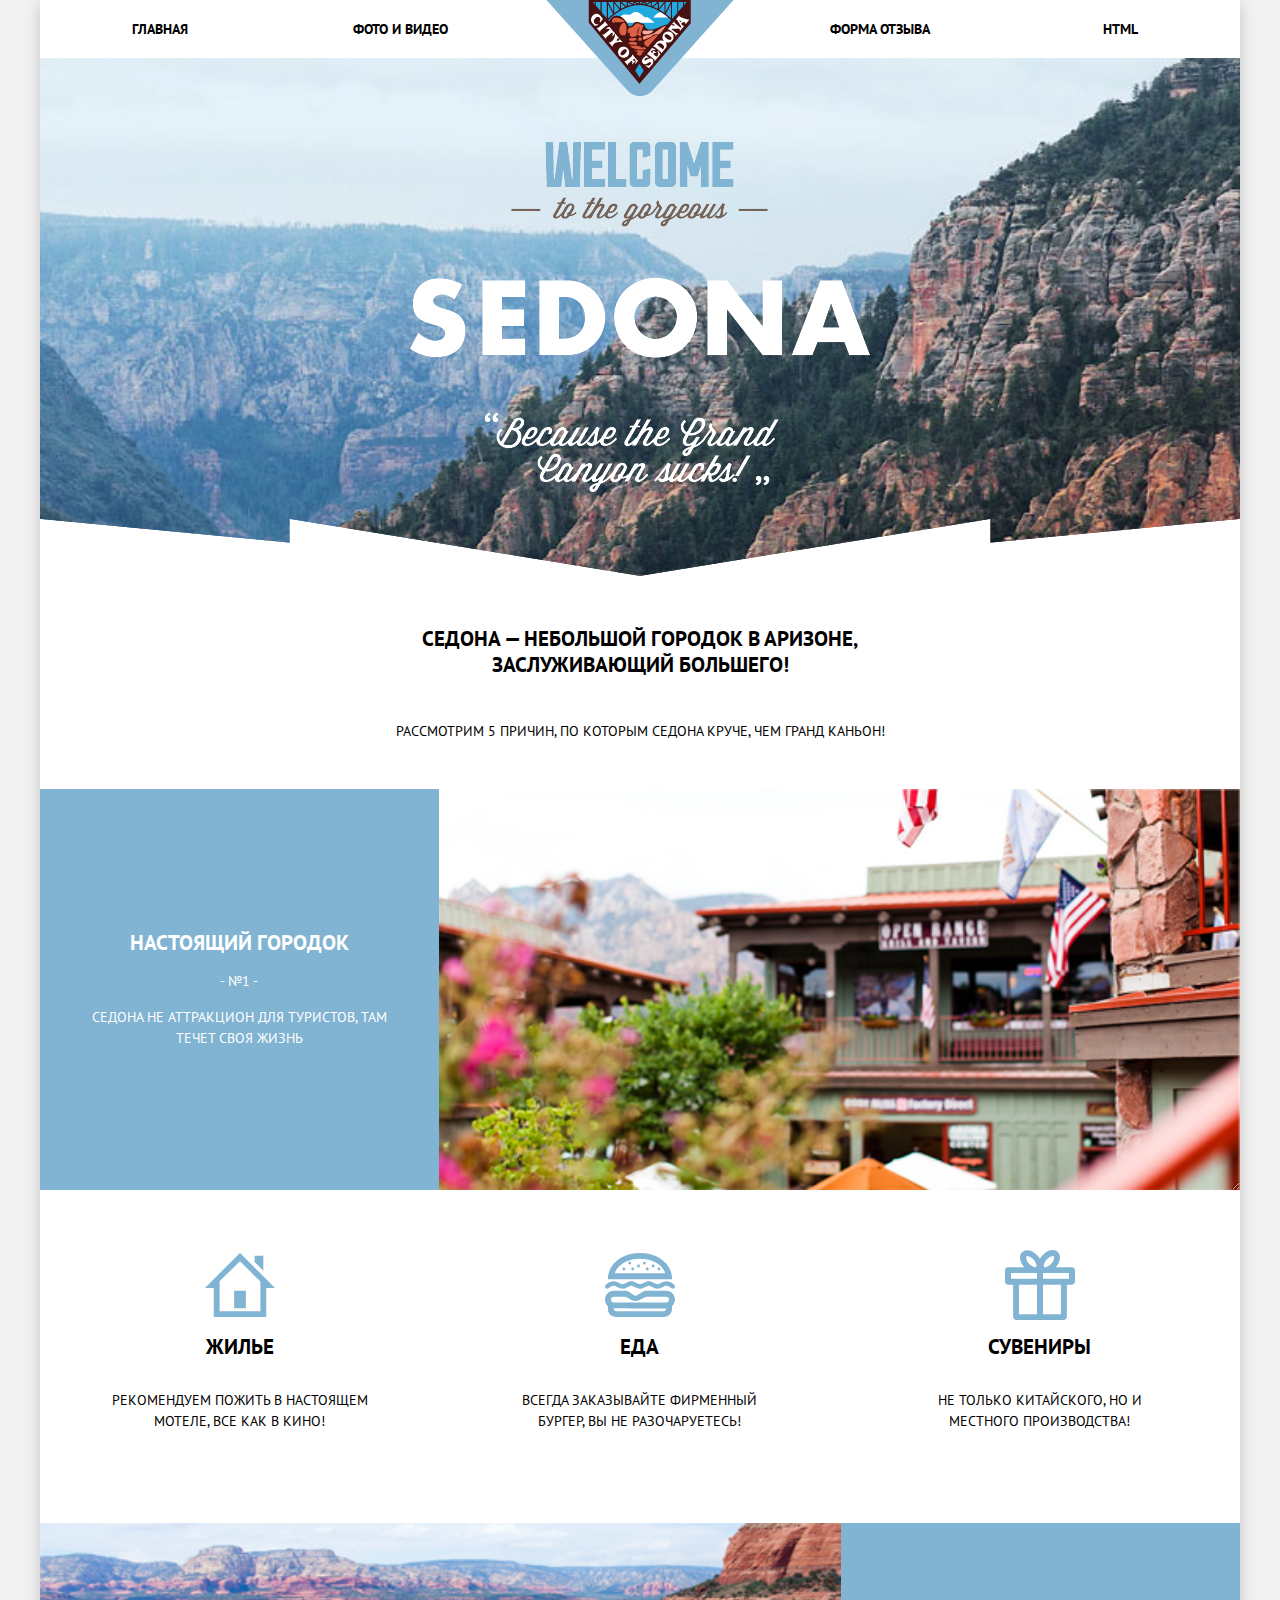
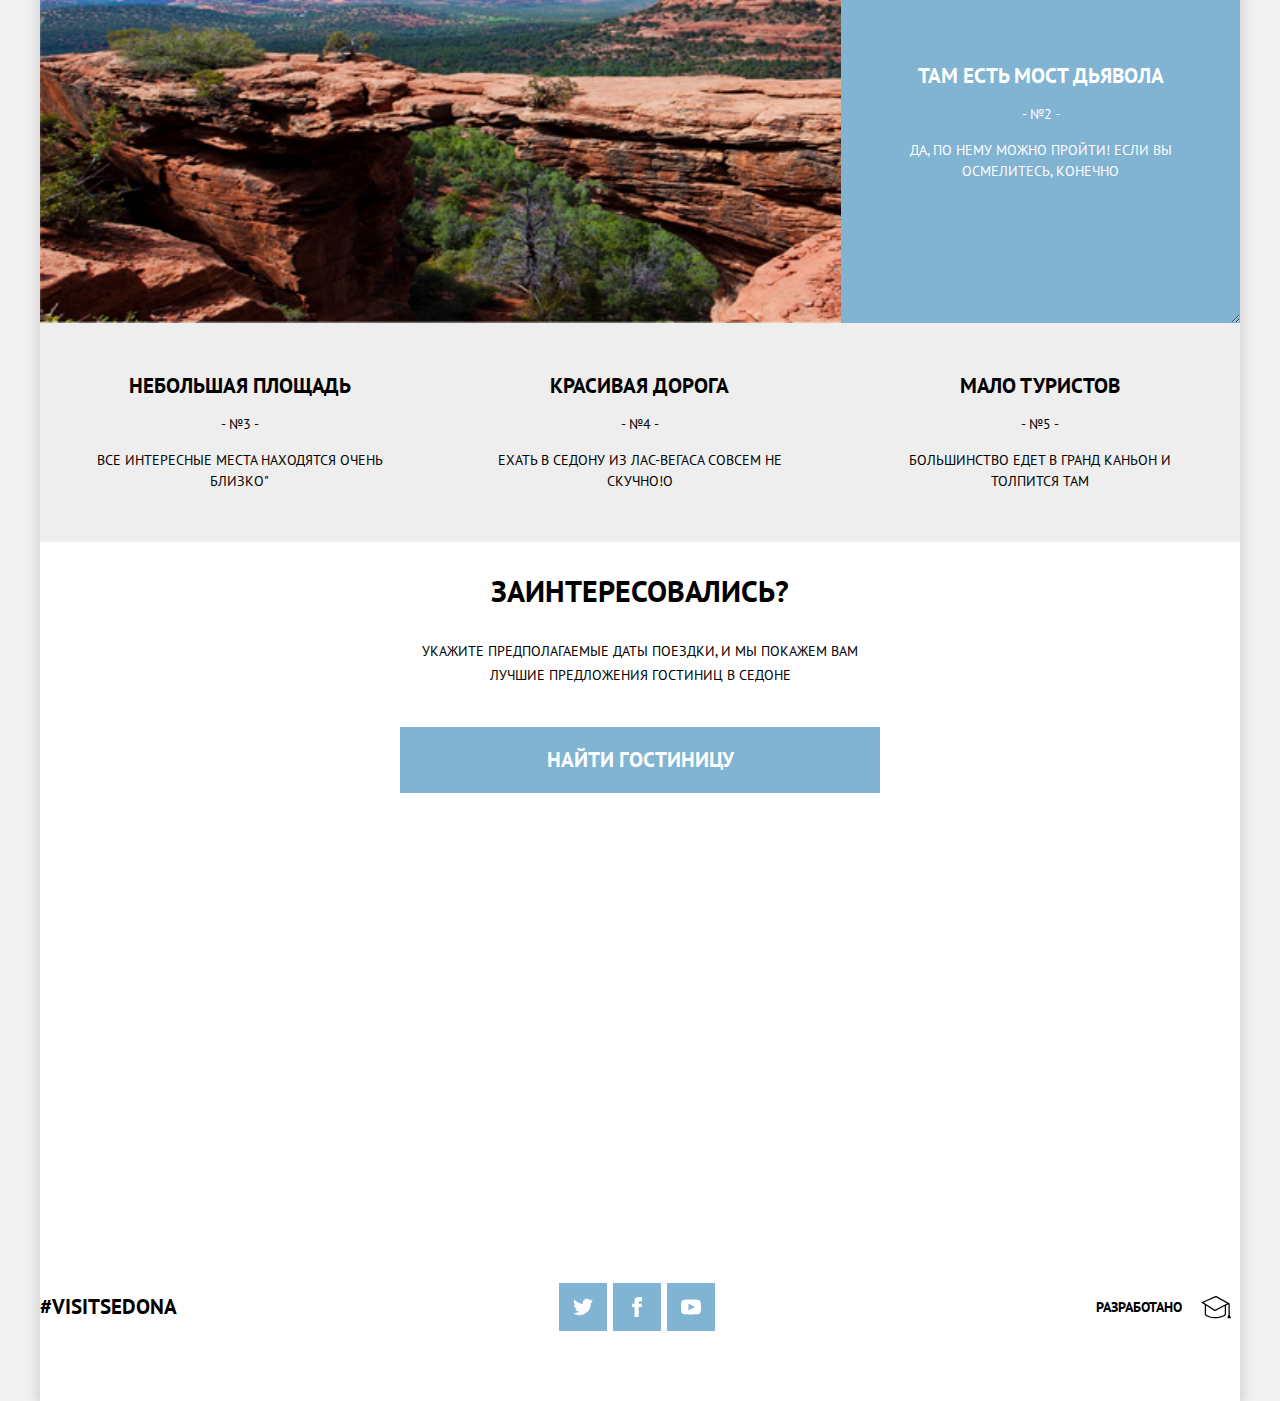
<file: index.html>
<!doctype html>
<html lang="ru">
<head>
    <meta charset="UTF-8">
    <meta name="viewport"
          content="width=device-width, user-scalable=no, initial-scale=1.0, maximum-scale=1.0, minimum-scale=1.0">
    <meta http-equiv="X-UA-Compatible" content="ie=edge">
<!--    <link rel="shortcut icon" href="http://www.iconj.com/ico/q/r/qro93523zz.ico" type="image/x-icon" />-->
    <link rel="stylesheet" href="css/main.css">
    <link href="https://fonts.googleapis.com/css?family=PT+Sans:400,700&display=swap&subset=cyrillic-ext" rel="stylesheet">

    <link href="[data-uri]" rel="icon" type="image/x-icon" />
    <title>SEDONNA</title>
    <svg style="display: none;">
        <symbol viewBox="0 0 24 24" id="icon-house">
            <g>
                <path d="M20 7.093v-5.093h-3v2.093l3 3zm4 5.907l-12-12-12 12h3v10h18v-10h3zm-5 8h-14v-10.26l7-6.912 7 6.99v10.182zm-5-1h-4v-6h4v6z" fill="currentColor" stroke="none"/>
            </g>
        </symbol>
        <symbol viewBox="0 0 24 24" id="icon-eat">
            <g>
                <path d="M2.994 19.996h-.002c.031.791.267.979.954.999 1.241.013 15.514 0 16.098-.009.679-.022.92-.269.96-.943 0 0-11.384.036-18.01-.047zm3.791-3.992l-3.779-.008c-.585.008-.98.453-1.005.947-.026.523.354 1.033 1.005 1.053h18.008c.645-.034 1.01-.539.985-1.053-.027-.49-.438-.92-.999-.943-1.3-.016-6.41.003-6.554.004-.522.003-.988.277-1.296.459-.89.522-1.587 1.049-2.652 1.038-1.184-.012-1.822-.551-2.57-1.023-.289-.182-.63-.477-1.143-.474zm11.237-2.76c-.678 0-1.293-.307-1.837-.578-1.12-.557-1.213-.558-2.333 0-.543.271-1.159.578-1.838.578-.678 0-1.293-.307-1.837-.578-1.117-.557-1.214-.558-2.332 0-.544.271-1.159.578-1.838.578-.677 0-1.294-.307-1.837-.578-1.002-.499-1.472-.756-2.952.415-.143.113-.304.164-.462.164-.39 0-.756-.311-.756-.75 0-.219.096-.437.282-.584 2.08-1.661 3.239-1.244 4.559-.585.434.216.843.42 1.166.42.324 0 .734-.204 1.166-.42 1.543-.769 2.12-.776 3.676 0 .433.216.843.42 1.165.42.324 0 .734-.204 1.166-.42 1.543-.769 2.119-.776 3.676 0 .435.216.843.42 1.166.42.323 0 .732-.204 1.167-.42 1.301-.649 2.474-1.09 4.536.59.181.148.275.363.275.579 0 .412-.333.748-.751.748-.166 0-.334-.055-.475-.168-1.437-1.167-1.913-.908-2.914-.409-.544.271-1.16.578-1.838.578zm4.978-3.247h-22c.039-5.391 4.829-8.997 11.103-8.997 5.653 0 10.856 3.344 10.897 8.997zm-11.136-7c-3.646.051-7.319 1.58-8.527 4.981l-.007.019h17.34c-1.189-3.488-5.099-5.013-8.806-5zm-2.364 3c.276 0 .5.224.5.5 0 .275-.224.5-.5.5s-.5-.225-.5-.5c0-.276.224-.5.5-.5zm5 0c.276 0 .5.224.5.5 0 .275-.224.5-.5.5-.277 0-.5-.225-.5-.5 0-.276.223-.5.5-.5zm4 0c.276 0 .5.224.5.5 0 .275-.224.5-.5.5-.277 0-.5-.225-.5-.5 0-.276.223-.5.5-.5zm-12 0c.276 0 .5.224.5.5 0 .275-.224.5-.5.5s-.5-.225-.5-.5c0-.276.224-.5.5-.5zm5-1c.276 0 .5.224.5.5 0 .275-.224.5-.5.5s-.5-.225-.5-.5c0-.276.224-.5.5-.5zm5 0c.276 0 .5.224.5.5 0 .275-.224.5-.5.5-.277 0-.5-.225-.5-.5 0-.276.223-.5.5-.5zm-8-1c.276 0 .5.224.5.5 0 .275-.224.5-.5.5s-.5-.225-.5-.5c0-.276.224-.5.5-.5zm5 0c.276 0 .5.224.5.5 0 .275-.224.5-.5.5-.277 0-.5-.225-.5-.5 0-.276.223-.5.5-.5zm-10.577 10c.173-.002 3.778.005 4.077.007 1.443.009 2.422 1.672 3.508 1.666.968-.005 2.284-1.664 3.715-1.666.179-.001 6.189-.016 6.854-.007 1.655.061 2.843 1.35 2.919 2.846.048.931-.338 1.812-1.031 2.418.276 2.333-.924 3.656-2.871 3.725-.6.009-14.933.021-16.188.009-2.168-.068-3.111-1.549-2.88-3.743-.69-.606-1.07-1.485-1.022-2.409.076-1.496 1.264-2.785 2.919-2.846z" fill="currentColor" stroke="none"/>
            </g>
        </symbol>
        <symbol viewBox="0 0 24 24" id="icon-gift">
            <g>
                <path d="M11 24h-9v-12h9v12zm0-18h-11v4h11v-4zm2 18h9v-12h-9v12zm0-18v4h11v-4h-11zm4.369-6c-2.947 0-4.671 3.477-5.369 5h5.345c3.493 0 3.53-5 .024-5zm-.796 3.621h-2.043c.739-1.121 1.439-1.966 2.342-1.966 1.172 0 1.228 1.966-.299 1.966zm-9.918 1.379h5.345c-.698-1.523-2.422-5-5.369-5-3.506 0-3.469 5 .024 5zm.473-3.345c.903 0 1.603.845 2.342 1.966h-2.043c-1.527 0-1.471-1.966-.299-1.966z" fill="currentColor" stroke="none" />
            </g>
        </symbol>
        <symbol viewBox="0 0 503.467 503.467" id="icon-gift2">
            <g>
                <path d="M482.133,124.267H364.8c33.067-37.333,40.533-84.267,16-108.8c-9.6-9.6-22.4-14.933-37.333-14.933
			c-24.533,0-51.2,13.867-73.6,37.333c-7.467,7.467-13.867,16-18.133,24.533c-5.333-7.467-10.667-16-18.133-23.467
			C211.2,15.466,183.466,1.6,160,1.6c-14.933,0-27.733,5.333-37.333,13.867c-24.533,24.533-17.067,71.467,16,108.8H21.333
			C9.6,124.267,0,133.867,0,145.6v82.133c0,11.733,9.6,21.333,21.333,21.333h37.333V481.6c0,11.733,9.6,21.333,21.333,21.333
			h343.467c11.733,0,21.333-9.6,21.333-20.267v-233.6h36.267c11.733,0,21.333-9.6,22.4-20.267v-83.2
			C503.467,133.867,493.867,124.267,482.133,124.267z M154.667,45.333c1.067-2.133,4.267-2.133,6.4-2.133
			c8.533,0,25.6,6.4,42.667,23.467c22.4,24.533,25.6,49.067,20.267,55.467c-1.067,2.133-4.267,2.133-6.4,2.133
			c-8.533,0-25.6-6.4-42.667-23.467C152.533,76.267,149.333,51.733,154.667,45.333z M230.4,461.334H100.267V249.067H230.4V461.334z
			 M230.4,207.467H42.667v-41.6H230.4V207.467z M301.867,66.667c16-17.067,33.067-23.467,42.667-23.467c2.133,0,5.333,0,6.4,2.133
			c6.4,6.4,2.133,32-20.267,55.467c-16,17.067-33.067,23.467-42.667,23.467c-2.133,0-5.333,0-6.4-2.133
			C275.2,115.734,279.467,90.133,301.867,66.667z M402.133,461.334H273.067V249.067h129.067V461.334z M273.067,207.467v-41.6
			h186.667v41.6H273.067z" fill="currentColor"/>
            </g>
        </symbol>
        <symbol viewBox="0 0 24 24" id="icon-twitter">
            <g>
                <path d="M24 4.557c-.883.392-1.832.656-2.828.775 1.017-.609 1.798-1.574 2.165-2.724-.951.564-2.005.974-3.127 1.195-.897-.957-2.178-1.555-3.594-1.555-3.179 0-5.515 2.966-4.797 6.045-4.091-.205-7.719-2.165-10.148-5.144-1.29 2.213-.669 5.108 1.523 6.574-.806-.026-1.566-.247-2.229-.616-.054 2.281 1.581 4.415 3.949 4.89-.693.188-1.452.232-2.224.084.626 1.956 2.444 3.379 4.6 3.419-2.07 1.623-4.678 2.348-7.29 2.04 2.179 1.397 4.768 2.212 7.548 2.212 9.142 0 14.307-7.721 13.995-14.646.962-.695 1.797-1.562 2.457-2.549z" fill="currentColor"/>
            </g>
        </symbol>
        <symbol viewBox="0 0 24 24" id="icon-facebook">
            <g>
                <path d="M9 8h-3v4h3v12h5v-12h3.642l.358-4h-4v-1.667c0-.955.192-1.333 1.115-1.333h2.885v-5h-3.808c-3.596 0-5.192 1.583-5.192 4.615v3.385z" fill="currentColor"/>
            </g>
        </symbol>
        <symbol viewBox="0 0 24 24" id="icon-youtube">
            <g>
                <path d="M19.615 3.184c-3.604-.246-11.631-.245-15.23 0-3.897.266-4.356 2.62-4.385 8.816.029 6.185.484 8.549 4.385 8.816 3.6.245 11.626.246 15.23 0 3.897-.266 4.356-2.62 4.385-8.816-.029-6.185-.484-8.549-4.385-8.816zm-10.615 12.816v-8l8 3.993-8 4.007z" fill="currentColor" stroke="none"/>
            </g>
        </symbol>
        <symbol viewBox="0 0 24 24" id="icon-hat">
            <g>
                <path d="M22 9.74l-2 1.02v7.24c-1.007 2.041-5.606 3-8.5 3-3.175 0-7.389-.994-8.5-3v-7.796l-3-1.896 12-5.308 11 6.231v8.769l1 3h-3l1-3v-8.26zm-18 1.095v6.873c.958 1.28 4.217 2.292 7.5 2.292 2.894 0 6.589-.959 7.5-2.269v-6.462l-7.923 4.039-7.077-4.473zm-1.881-2.371l9.011 5.694 9.759-4.974-8.944-5.066-9.826 4.346z" fill="currentColor" stroke="none"/>
            </g>
        </symbol>
    </svg>
</head>

<body>
    <div class="content">
<!--        <div class="breakpoint"></div>-->

        <div class="top-nav">
            <div class="top-nav__links">
                <a href="index.html" class="top-nav__item">
                    Главная
                </a>
                <a href="photo.html" class="top-nav__item">
                    фото и видео
                </a>
                <div class="top-nav__item-logo">
                    <a href="index.html" class="logo top-nav__logo">
                        <img class="top-nav__logo-mobile" src="img/logo-mobile.png" alt=SEDONA">
                        <img class="top-nav__logo-tablet" src="img/logo-tablet.png" alt=SEDONA">
                        <img class="top-nav__logo-desktop" src="img/logo-desktop.png" alt=SEDONA">
                    </a>
                </div>
                <a href="form.html" class="top-nav__item">
                    Форма отзыва
                </a>
                <a href="#" class="top-nav__item">
                    HTML
                </a>
            </div>
            <div class="top-nav__burger">
                <div class="burger"></div>
            </div>
            <div class="top-nav__close">
                <div class="close"></div>
            </div>
        </div>

        <div class="main-picture">
            <img class="main-picture__first" src="img/text-index.png" alt="">

            <div class="main-picture__triangle"> </div>
        </div>

        <div class="title-text">
            <h3 class="title-text__main">СЕДОНА — небольшой городок в АРИЗОНЕ,
                <br>
                зАСЛУЖИвающий большего!
            </h3>
            <div class="title-text__marginal">Рассмотрим 5 причин, по которым Седона круче, чем гранд каньон!</div>
        </div>

        <div class="text-photo">
            <div class="text-photo__triangle"></div>
            <div class="text-photo__text-content description-text description-text--bg-primary description-text--color-white">
                <h3 class="description-text__main">НАСТОЯЩИЙ ГОРОДОК</h3>
                <div class="description-text__numb">- №1 -</div>
                <div class="description-text__content">СЕДОНА НЕ АТТРАКЦИОН ДЛЯ ТУРИСТОВ, ТАМ ТЕЧЕТ СВОЯ ЖИЗНЬ</div>
            </div>
            <div class="text-photo_photo description-photo">
                <img class="description-photo-content" src="img/photo-city@1x.png" alt="">
            </div>
        </div>

        <div class="proposal">
            <div class="proposal__content proposal-one">
                <div class="proposal-one-image">
                    <svg class="svg">
                        <use xlink:href="#icon-house"></use>
                    </svg>
                </div>
                <div class="proposal-one-content">
                    <h3 class="proposal-one-content__title">ЖИЛЬе</h3>
                    Рекомендуем пожить в настоящем мотеле, все как в кино!
                </div>
            </div>
            <div class="proposal__content proposal-one">
                <div class="proposal-one-image">
                    <svg class="svg">
                        <use xlink:href="#icon-eat"></use>
                    </svg>
                </div>
                <div class="proposal-one-content">
                    <h3 class="proposal-one-content__title">ЕДа</h3>
                    Всегда заказывайте ФИРМЕННЫЙ БУРГЕР,
                    Вы НЕ разочаруетесь!
                </div>
            </div>
            <div class="proposal__content proposal-one">
                <div class="proposal-one-image">
                    <svg class="svg">
                        <use xlink:href="#icon-gift2"></use>
                    </svg>
                </div>
                <div class="proposal-one-content">
                    <h3 class="proposal-one-content__title">СУВЕНИРЫ</h3>
                    Не только китайского, но и местного производства!
                </div>
            </div>
        </div>

        <div class="text-photo">
            <div class="text-photo__text-content description-text description-text--bg-primary description-text--order-tab-2 description-text--color-white">
                <h3 class="description-text__main">ТАМ ЕСТЬ Мост дьявола</h3>
                <div class="description-text__numb">- №2 -</div>
                <div class="description-text__content">Да, по нему можно пройти! Если вы осмелитесь, конечно</div>
            </div>
            <div class="text-photo_photo description-photo description-photo--order-tab-1">
                <img class="description-photo-content" src="img/photo-bridge@1x.png" alt="">
            </div>
        </div>

        <div class="proposition">
            <div class="proposition__content description-text description-text--bg-quaternary">
                <h3 class="description-text__main">НЕБОЛЬШАЯ ПЛОЩАДЬ</h3>
                <div class="description-text__numb">- №3 -</div>
                <div class="description-text__content">ВСЕ интересные места находятся очень близко"</div>
            </div>
            <div class="proposition__content description-text description-text--bg-quaternary">
                <h3 class="description-text__main">КРАСИВАЯ ДОРОГА</h3>
                <div class="description-text__numb">- №4 -</div>
                <div class="description-text__content">ЕХАТЬ В СЕДОНУ ИЗ ЛАС-ВЕГАСА совсем НЕ СКУЧНО!о</div>
            </div>
            <div class="proposition__content description-text description-text--bg-quaternary">
                <h3 class="description-text__main">МАЛО ТУРИСТОВ</h3>
                <div class="description-text__numb">- №5 -</div>
                <div class="description-text__content">Большинство едет в гранд каньон и толпится там</div>
            </div>
        </div>

        <div class="question">
            <h2 class="question__title">ЗАИНТЕРЕСОВАЛИСЬ?</h2>
            <div class="question__description">Укажите предполагаемые даты поездки, и мы покажем вам лучшие предложения гостиниц в седоне</div>
            <h3  class="question__button" >НАЙТИ гостиницу</h3>
        </div>

        <div class="g-map">
            <iframe src="https://www.google.com/maps/embed?pb=!1m18!1m12!1m3!1d2254951.547645671!2d-113.32433470919696!3d34.21219441025075!2m3!1f0!2f0!3f0!3m2!1i1024!2i768!4f13.1!3m3!1m2!1s0x872b08ebcb4c186b%3A0x423927b17fc1cd71!2z0JDRgNC40LfQvtC90LAsINCh0KjQkA!5e0!3m2!1sru!2sua!4v1579275434386!5m2!1sru!2sua" width="100%" height="100%" frameborder="0" style="border:0;" allowfullscreen=""></iframe>
        </div>

        <div class="footer">
            <h3 class="footer__text">#visitSEDONA</h3>
            <div class="social-icons">
                <div class="social__tweeter icon">
                    <svg class="svg">
                        <use xlink:href="#icon-twitter"></use>
                    </svg>
                </div>
                <div class="social__facebook icon">
                    <svg class="svg">
                        <use xlink:href="#icon-facebook"></use>
                    </svg>
                </div>
                <div class="social__youtube icon">
                    <svg class="svg">
                        <use xlink:href="#icon-youtube"></use>
                    </svg>
                </div>
            </div>

            <div class="footer__made-by">
                Разработано
                <div class="footer__logo icon">
                    <svg class="svg">
                        <use xlink:href="#icon-hat"></use>
                    </svg>
                </div>
            </div>
        </div>
    </div>

</body>
</html>
</file>
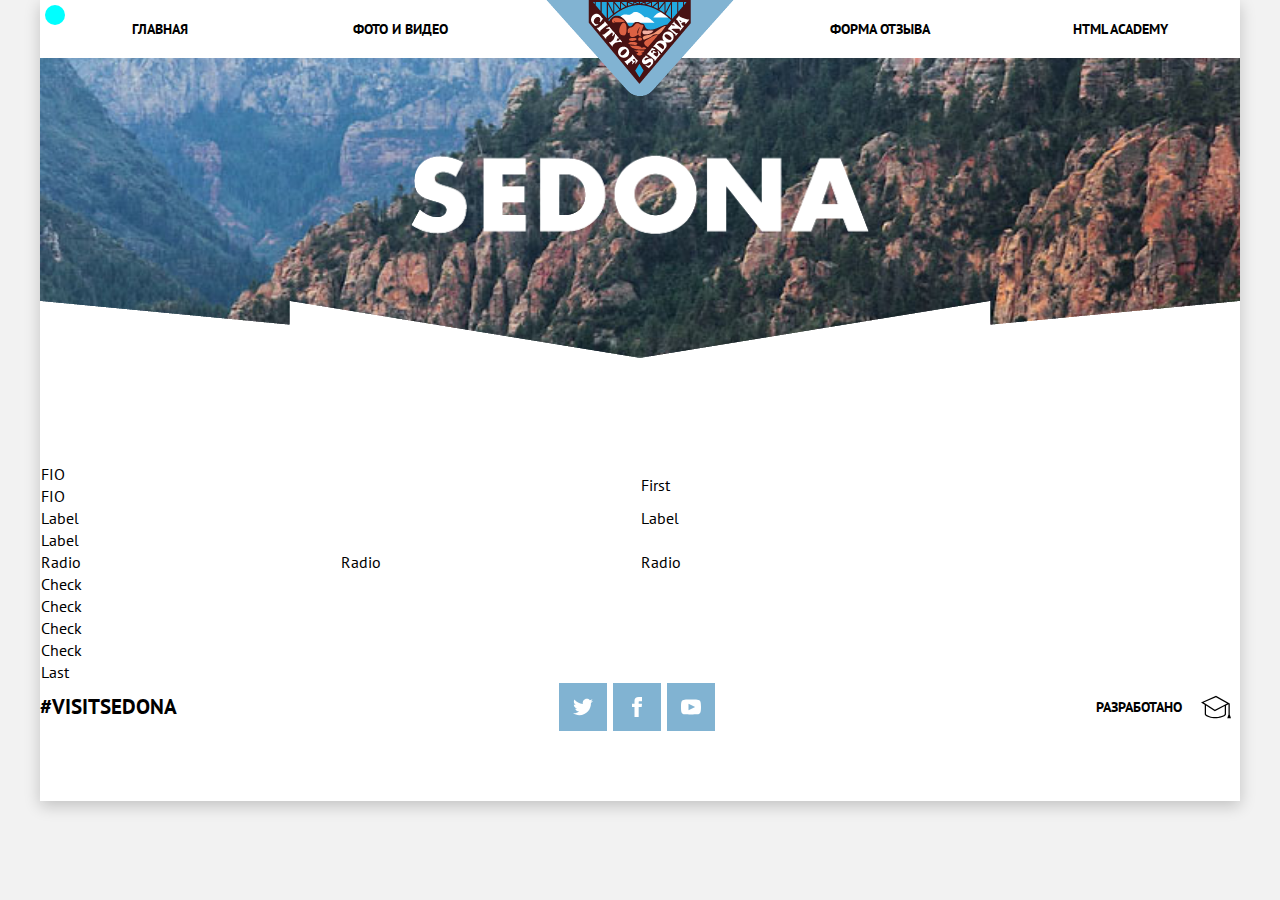
<file: form-only-grid.html>
<!doctype html>
<html lang="ru">
<head>
    <meta charset="UTF-8">
    <meta name="viewport"
          content="width=device-width, user-scalable=no, initial-scale=1.0, maximum-scale=1.0, minimum-scale=1.0">
    <meta http-equiv="X-UA-Compatible" content="ie=edge">
<!--    <link rel="shortcut icon" href="http://www.iconj.com/ico/q/r/qro93523zz.ico" type="image/x-icon" />-->
    <link rel="stylesheet" href="css/main.css">
    <link href="https://fonts.googleapis.com/css?family=PT+Sans:400,700&display=swap&subset=cyrillic-ext" rel="stylesheet">

    <link href="[data-uri]" rel="icon" type="image/x-icon" />
    <title>SEDONNA-F-with GRID</title>
    <svg style="display: none;">
        <symbol viewBox="0 0 24 24" id="icon-house">
            <g>
                <path d="M20 7.093v-5.093h-3v2.093l3 3zm4 5.907l-12-12-12 12h3v10h18v-10h3zm-5 8h-14v-10.26l7-6.912 7 6.99v10.182zm-5-1h-4v-6h4v6z" fill="currentColor" stroke="none"/>
            </g>
        </symbol>
        <symbol viewBox="0 0 24 24" id="icon-eat">
            <g>
                <path d="M2.994 19.996h-.002c.031.791.267.979.954.999 1.241.013 15.514 0 16.098-.009.679-.022.92-.269.96-.943 0 0-11.384.036-18.01-.047zm3.791-3.992l-3.779-.008c-.585.008-.98.453-1.005.947-.026.523.354 1.033 1.005 1.053h18.008c.645-.034 1.01-.539.985-1.053-.027-.49-.438-.92-.999-.943-1.3-.016-6.41.003-6.554.004-.522.003-.988.277-1.296.459-.89.522-1.587 1.049-2.652 1.038-1.184-.012-1.822-.551-2.57-1.023-.289-.182-.63-.477-1.143-.474zm11.237-2.76c-.678 0-1.293-.307-1.837-.578-1.12-.557-1.213-.558-2.333 0-.543.271-1.159.578-1.838.578-.678 0-1.293-.307-1.837-.578-1.117-.557-1.214-.558-2.332 0-.544.271-1.159.578-1.838.578-.677 0-1.294-.307-1.837-.578-1.002-.499-1.472-.756-2.952.415-.143.113-.304.164-.462.164-.39 0-.756-.311-.756-.75 0-.219.096-.437.282-.584 2.08-1.661 3.239-1.244 4.559-.585.434.216.843.42 1.166.42.324 0 .734-.204 1.166-.42 1.543-.769 2.12-.776 3.676 0 .433.216.843.42 1.165.42.324 0 .734-.204 1.166-.42 1.543-.769 2.119-.776 3.676 0 .435.216.843.42 1.166.42.323 0 .732-.204 1.167-.42 1.301-.649 2.474-1.09 4.536.59.181.148.275.363.275.579 0 .412-.333.748-.751.748-.166 0-.334-.055-.475-.168-1.437-1.167-1.913-.908-2.914-.409-.544.271-1.16.578-1.838.578zm4.978-3.247h-22c.039-5.391 4.829-8.997 11.103-8.997 5.653 0 10.856 3.344 10.897 8.997zm-11.136-7c-3.646.051-7.319 1.58-8.527 4.981l-.007.019h17.34c-1.189-3.488-5.099-5.013-8.806-5zm-2.364 3c.276 0 .5.224.5.5 0 .275-.224.5-.5.5s-.5-.225-.5-.5c0-.276.224-.5.5-.5zm5 0c.276 0 .5.224.5.5 0 .275-.224.5-.5.5-.277 0-.5-.225-.5-.5 0-.276.223-.5.5-.5zm4 0c.276 0 .5.224.5.5 0 .275-.224.5-.5.5-.277 0-.5-.225-.5-.5 0-.276.223-.5.5-.5zm-12 0c.276 0 .5.224.5.5 0 .275-.224.5-.5.5s-.5-.225-.5-.5c0-.276.224-.5.5-.5zm5-1c.276 0 .5.224.5.5 0 .275-.224.5-.5.5s-.5-.225-.5-.5c0-.276.224-.5.5-.5zm5 0c.276 0 .5.224.5.5 0 .275-.224.5-.5.5-.277 0-.5-.225-.5-.5 0-.276.223-.5.5-.5zm-8-1c.276 0 .5.224.5.5 0 .275-.224.5-.5.5s-.5-.225-.5-.5c0-.276.224-.5.5-.5zm5 0c.276 0 .5.224.5.5 0 .275-.224.5-.5.5-.277 0-.5-.225-.5-.5 0-.276.223-.5.5-.5zm-10.577 10c.173-.002 3.778.005 4.077.007 1.443.009 2.422 1.672 3.508 1.666.968-.005 2.284-1.664 3.715-1.666.179-.001 6.189-.016 6.854-.007 1.655.061 2.843 1.35 2.919 2.846.048.931-.338 1.812-1.031 2.418.276 2.333-.924 3.656-2.871 3.725-.6.009-14.933.021-16.188.009-2.168-.068-3.111-1.549-2.88-3.743-.69-.606-1.07-1.485-1.022-2.409.076-1.496 1.264-2.785 2.919-2.846z" fill="currentColor" stroke="none"/>
            </g>
        </symbol>
        <symbol viewBox="0 0 24 24" id="icon-gift">
            <g>
                <path d="M11 24h-9v-12h9v12zm0-18h-11v4h11v-4zm2 18h9v-12h-9v12zm0-18v4h11v-4h-11zm4.369-6c-2.947 0-4.671 3.477-5.369 5h5.345c3.493 0 3.53-5 .024-5zm-.796 3.621h-2.043c.739-1.121 1.439-1.966 2.342-1.966 1.172 0 1.228 1.966-.299 1.966zm-9.918 1.379h5.345c-.698-1.523-2.422-5-5.369-5-3.506 0-3.469 5 .024 5zm.473-3.345c.903 0 1.603.845 2.342 1.966h-2.043c-1.527 0-1.471-1.966-.299-1.966z" fill="currentColor" stroke="none" />
            </g>
        </symbol>
        <symbol viewBox="0 0 503.467 503.467" id="icon-gift2">
            <g>
                <path d="M482.133,124.267H364.8c33.067-37.333,40.533-84.267,16-108.8c-9.6-9.6-22.4-14.933-37.333-14.933
			c-24.533,0-51.2,13.867-73.6,37.333c-7.467,7.467-13.867,16-18.133,24.533c-5.333-7.467-10.667-16-18.133-23.467
			C211.2,15.466,183.466,1.6,160,1.6c-14.933,0-27.733,5.333-37.333,13.867c-24.533,24.533-17.067,71.467,16,108.8H21.333
			C9.6,124.267,0,133.867,0,145.6v82.133c0,11.733,9.6,21.333,21.333,21.333h37.333V481.6c0,11.733,9.6,21.333,21.333,21.333
			h343.467c11.733,0,21.333-9.6,21.333-20.267v-233.6h36.267c11.733,0,21.333-9.6,22.4-20.267v-83.2
			C503.467,133.867,493.867,124.267,482.133,124.267z M154.667,45.333c1.067-2.133,4.267-2.133,6.4-2.133
			c8.533,0,25.6,6.4,42.667,23.467c22.4,24.533,25.6,49.067,20.267,55.467c-1.067,2.133-4.267,2.133-6.4,2.133
			c-8.533,0-25.6-6.4-42.667-23.467C152.533,76.267,149.333,51.733,154.667,45.333z M230.4,461.334H100.267V249.067H230.4V461.334z
			 M230.4,207.467H42.667v-41.6H230.4V207.467z M301.867,66.667c16-17.067,33.067-23.467,42.667-23.467c2.133,0,5.333,0,6.4,2.133
			c6.4,6.4,2.133,32-20.267,55.467c-16,17.067-33.067,23.467-42.667,23.467c-2.133,0-5.333,0-6.4-2.133
			C275.2,115.734,279.467,90.133,301.867,66.667z M402.133,461.334H273.067V249.067h129.067V461.334z M273.067,207.467v-41.6
			h186.667v41.6H273.067z" fill="currentColor"/>
            </g>
        </symbol>
        <symbol viewBox="0 0 24 24" id="icon-twitter">
            <g>
                <path d="M24 4.557c-.883.392-1.832.656-2.828.775 1.017-.609 1.798-1.574 2.165-2.724-.951.564-2.005.974-3.127 1.195-.897-.957-2.178-1.555-3.594-1.555-3.179 0-5.515 2.966-4.797 6.045-4.091-.205-7.719-2.165-10.148-5.144-1.29 2.213-.669 5.108 1.523 6.574-.806-.026-1.566-.247-2.229-.616-.054 2.281 1.581 4.415 3.949 4.89-.693.188-1.452.232-2.224.084.626 1.956 2.444 3.379 4.6 3.419-2.07 1.623-4.678 2.348-7.29 2.04 2.179 1.397 4.768 2.212 7.548 2.212 9.142 0 14.307-7.721 13.995-14.646.962-.695 1.797-1.562 2.457-2.549z" fill="currentColor"/>
            </g>
        </symbol>
        <symbol viewBox="0 0 24 24" id="icon-facebook">
            <g>
                <path d="M9 8h-3v4h3v12h5v-12h3.642l.358-4h-4v-1.667c0-.955.192-1.333 1.115-1.333h2.885v-5h-3.808c-3.596 0-5.192 1.583-5.192 4.615v3.385z" fill="currentColor"/>
            </g>
        </symbol>
        <symbol viewBox="0 0 24 24" id="icon-youtube">
            <g>
                <path d="M19.615 3.184c-3.604-.246-11.631-.245-15.23 0-3.897.266-4.356 2.62-4.385 8.816.029 6.185.484 8.549 4.385 8.816 3.6.245 11.626.246 15.23 0 3.897-.266 4.356-2.62 4.385-8.816-.029-6.185-.484-8.549-4.385-8.816zm-10.615 12.816v-8l8 3.993-8 4.007z" fill="currentColor" stroke="none"/>
            </g>
        </symbol>
        <symbol viewBox="0 0 24 24" id="icon-hat">
            <g>
                <path d="M22 9.74l-2 1.02v7.24c-1.007 2.041-5.606 3-8.5 3-3.175 0-7.389-.994-8.5-3v-7.796l-3-1.896 12-5.308 11 6.231v8.769l1 3h-3l1-3v-8.26zm-18 1.095v6.873c.958 1.28 4.217 2.292 7.5 2.292 2.894 0 6.589-.959 7.5-2.269v-6.462l-7.923 4.039-7.077-4.473zm-1.881-2.371l9.011 5.694 9.759-4.974-8.944-5.066-9.826 4.346z" fill="currentColor" stroke="none"/>
            </g>
        </symbol>
        <symbol viewBox="0 0 24 24" id="icon-like">
            <g>
                <path d="M5 22h-5v-12h5v12zm17.615-8.412c-.857-.115-.578-.734.031-.922.521-.16 1.354-.5 1.354-1.51 0-.672-.5-1.562-2.271-1.49-1.228.05-3.666-.198-4.979-.885.906-3.656.688-8.781-1.688-8.781-1.594 0-1.896 1.807-2.375 3.469-1.221 4.242-3.312 6.017-5.687 6.885v10.878c4.382.701 6.345 2.768 10.505 2.768 3.198 0 4.852-1.735 4.852-2.666 0-.335-.272-.573-.96-.626-.811-.062-.734-.812.031-.953 1.268-.234 1.826-.914 1.826-1.543 0-.529-.396-1.022-1.098-1.181-.837-.189-.664-.757.031-.812 1.133-.09 1.688-.764 1.688-1.41 0-.565-.424-1.109-1.26-1.221z" fill="currentColor" stroke="none"/>
            </g>
        </symbol>

        <symbol viewBox="0 0 512 512" id="icon-dot">
            <g>
                <path d="M256,0C114.837,0,0,114.837,0,256s114.837,256,256,256s256-114.837,256-256S397.163,0,256,0z" fill="currentColor"/>
            </g>
        </symbol>

        <symbol viewBox="0 0 24 24" id="icon-phone">
            <g>
                <path d="M20 22.621l-3.521-6.795c-.008.004-1.974.97-2.064 1.011-2.24 1.086-6.799-7.82-4.609-8.994l2.083-1.026-3.493-6.817-2.106 1.039c-7.202 3.755 4.233 25.982 11.6 22.615.121-.055 2.102-1.029 2.11-1.033z" fill="currentColor"/>
            </g>
        </symbol>
        <symbol viewBox="0 0 429.908 429.908" id="icon-mail">
            <g>
                <path d="M419.997,45.771H9.912C4.438,45.771,0,50.209,0,55.684V85.67c0,4.582,3.14,8.566,7.595,9.638l203.125,75.503
			c1.27,0.559,2.627,0.837,3.984,0.837c1.366,0,2.731-0.282,4.009-0.847l203.558-75.707c4.476-1.055,7.638-5.05,7.638-9.647V55.684
			C429.908,50.209,425.471,45.771,419.997,45.771z" fill="currentColor"/>
                <path d="M426.05,145.945c-2.433-1.876-5.6-2.517-8.571-1.736L217.518,220.17c0,0-1.631,0.703-2.776,0.703
			c-1.146,0-2.783-0.695-2.783-0.695L12.47,144.465c-2.975-0.795-6.152-0.162-8.595,1.714S0,150.96,0,154.041v220.186
			c0,5.475,4.438,9.91,9.912,9.91h410.085c5.474,0,9.911-4.438,9.911-9.91V153.794C429.908,150.723,428.483,147.822,426.05,145.945z
			" fill="currentColor"/>
            </g>
        </symbol>
        <symbol viewBox="0 0 24 24" id="icon-checked">
            <g>
                <path d="M21 6.285l-11.16 12.733-6.84-6.018 1.319-1.49 5.341 4.686 9.865-11.196 1.475 1.285z" fill="currentColor"/>
            </g>
        </symbol>
    </svg>
</head>

<body>
    <img class="image-pos-mobile" src="img/1-mobile.jpg" alt="">
    <img class="image-pos-tablet" src="img/1-tablet.jpg" alt="">
    <img class="image-pos-desktop" src="img/1-desktop.jpg" alt="">
    <div class="content">
        <div class="breakpoint"></div>
        <div class="success">
            <h2 class="success__title">Ваш отзыв отправлен!</h2>
            <div class="success__text">Спасибо за ваше участие, ваш отзыв уже поступил к нам.
                В ближайшее время мы опубликуем его на сайте.
            </div>
            <div class="success__block">
                <h3 class="success__btn h3">ЗАкРЫТЬ ОКНО</h3>
            </div>
        </div>
        <div class="failure">
            <h2 class="failure__title">Что-то пошло не так!</h2>
            <div class="failure__text">
                Проверьте поля, выделенные красным, скорее всего вы забыли их заполнить
            </div>
            <h3 class="success__btn h3">Ок</h3>
        </div>

        <div class="top-nav">
            <div class="top-nav__links">
                <a href="#" class="top-nav__item">
                    Главная
                </a>
                <a href="#" class="top-nav__item">
                    фото и видео
                </a>
                <div class="top-nav__item-logo">
                    <a href="#" class="logo top-nav__logo">
                        <img class="top-nav__logo-mobile" src="img/logo-mobile.png" alt=SEDONA">
                        <img class="top-nav__logo-tablet" src="img/logo-tablet.png" alt=SEDONA">
                        <img class="top-nav__logo-desktop" src="img/logo-desktop.png" alt=SEDONA">
                    </a>
                </div>
                <a href="#" class="top-nav__item">
                    Форма отзыва
                </a>
                <a href="#" class="top-nav__item">
                    HTML academy
                </a>
            </div>
            <div class="top-nav__burger">
                <div class="burger"></div>
            </div>
            <div class="top-nav__close">
                <div class="close"></div>
            </div>
        </div>

        <div class="main-picture main-picture--form">
<!--            <img class="main-picture__first" src="img/text-index.png" alt="">-->
            <img class="main-picture__second" src="img/SEDONA.png" alt="">

            <div class="main-picture__triangle"> </div>
        </div>
<!--        //////////////////////////////////////////////////////////////////////////////////////-->
<!--        //////////////////////////////////////////////////////////////////////////////////////-->
<!--        //////////////////////////////////////////////////////////////////////////////////////-->
<!--        //////////////////////////////////////////////////////////////////////////////////////-->
<!--        //////////////////////////////////////////////////////////////////////////////////////-->

        <div class="grid">
            <div class="grid__items">
                <div class="grid__item">First</div>
            </div>
            <div class="grid__items">
                <div class="grid__item">Label</div>
                <div class="grid__item">Label</div>
                <div class="grid__item">Label</div>
            </div>
            <div class="grid__items">
                <div class="grid__item">FIO</div>
                <div class="grid__item">FIO</div>
            </div>
            <div class="grid__items">
                <div class="grid__item">Radio</div>
                <div class="grid__item">Radio</div>
                <div class="grid__item">Radio</div>
            </div>
            <div class="grid__items">
                <div class="grid__item">Check</div>
                <div class="grid__item">Check</div>
                <div class="grid__item">Check</div>
                <div class="grid__item">Check</div>
            </div>
            <div class="grid__items">
                <div class="grid__item">Last</div>
            </div>
        </div>

        <!--        //////////////////////////////////////////////////////////////////////////////////////-->
        <!--        //////////////////////////////////////////////////////////////////////////////////////-->
        <!--        //////////////////////////////////////////////////////////////////////////////////////-->
        <!--        //////////////////////////////////////////////////////////////////////////////////////-->
        <!--        //////////////////////////////////////////////////////////////////////////////////////-->

        <div class="form">
            <div class="form__wrap">
                <div class="form__item form-head">
                    <h2 class="form-head__title">Оставьте свой отзыв</h2>
                    <div class="form-head__text">Помогите нашим отелям стать лучше! оставьте отзыв о них, а также о посещенных вами достопримечательностях
                     </div>
                </div>

                <div class="form__item form-ident form-ident--half form-ident--border">
                    <h3 class="form-ident__title">
                        Представьтесь:
                    </h3>
                        <div class="form-nik form-nik--indents">
                            Имя*:
                            <input type="text" class="form-nik__input h5"  placeholder="Пётр">
                        </div>
                        <div class="form-nik form-nik--indents">
                            Фамилия*:
                            <input type="text" class="form-nik__input h5"  placeholder="Иванов">
                        </div>
                        <div class="form-nik form-nik--indents">
                            Отчество:
                            <input type="text" class="form-nik__input h5"  placeholder="Александрович">
                        </div>
                </div>

                <div class="form__item form-info form-info--border">
                    <h3 class="form-info__title form-info__title--indents">
                        Контактная информация:
                    </h3>
                    <div class="form-info__obertka">
                        <div class="form-info__block form-info__block--indents">
                            <div class="form-info__name form-info__name--indents">
                                Контактный телефон*:
                            </div>
                            <div class="form-info__content">
                                <input class="form-info__input" type="text" placeholder="Введите телефон">
                                <div class="form-info__icon">
                                    <svg class="svg">
                                        <use xlink:href="#icon-phone "></use>
                                    </svg>
                                </div>
                            </div>
                        </div>
                        <div class="form-info__block form-info__block--indents">
                            <div class="form-info__name form-info__name--indents form-info__name--otstup">
                                Электронная почта*:
                            </div>
                            <div class="form-info__content">
                                <input class="form-info__input" type="text" placeholder="Введите e-mail">
                                <div class="form-info__icon">
                                    <svg class="svg">
                                        <use xlink:href="#icon-mail"></use>
                                    </svg>
                                </div>
                            </div>
                        </div>
                    </div>
                </div>

                <div class="form__item form-choose form-choose--border form-choose--half" >
                    <h3 class="form-choose__title form-choose__title--indents">
                        ВАше Общее впечатлениЕ:
                    </h3>
                    <label class="form-choose__field sedona-radiobox form-choose__field--indents">
                        <input class="sedona-radiobox__input" hidden checked type="radio" name="choose" id="choose-1">
                        <div class="sedona-radiobox__radioed"></div>
                        <h5 class="sedona-radiobox__text sedona-radiobox__text--ml25">Скорее положительное</h5>
                    </label>
                    <label class="form-choose__field sedona-radiobox form-choose__field--indents">
                        <input class="sedona-radiobox__input" hidden type="radio" name="choose">
                        <div class="sedona-radiobox__radioed"></div>
                        <h5 class="sedona-radiobox__text sedona-radiobox__text--ml25">Скорее отрицательное</h5>
                    </label>
                    <label class="form-choose__field sedona-radiobox form-choose__field--indents">
                        <input class="sedona-radiobox__input" hidden type="radio" name="choose">
                        <div class="sedona-radiobox__radioed"></div>
                        <h5 class="sedona-radiobox__text sedona-radiobox__text--ml25">Затрудняюсь ответить</h5>
                    </label>
                </div>

                <div class="form__item form-select form-select--border">
                    <h3 class="form-select__title form-select__title--indents">
                        посещенные
                        <br>
                        достопримечательности:
                    </h3>

                    <div class="form__cover-desktop">
                        <div class="form__cover-tablet">
                            <label class="form-select__field sedona-checkbox form-select__field--indents">
                                <input class="sedona-checkbox__input" hidden checked type="checkbox">
                                <div class="sedona-checkbox__checked">
                                    <svg class="svg">
                                        <use xlink:href="#icon-checked"></use>
                                    </svg>
                                </div>
                                <div class="sedona-checkbox__text sedona-checkbox__text--ml25 h5">Мост Дьявола</div>
                            </label>

                            <label class="form-select__field sedona-checkbox form-select__field--indents">
                                <input class="sedona-checkbox__input" hidden checked type="checkbox">
                                <div class="sedona-checkbox__checked">
                                    <svg class="svg">
                                        <use xlink:href="#icon-checked"></use>
                                    </svg>
                                </div>
                                <div class="sedona-checkbox__text sedona-checkbox__text--ml25 h5">Гора-Колокол</div>
                            </label>
                        </div>

                        <div class="form__cover-tablet">
                            <label class="form-select__field sedona-checkbox form-select__field--indents">
                                <input class="sedona-checkbox__input" hidden checked type="checkbox">
                                <div class="sedona-checkbox__checked">
                                    <svg class="svg">
                                        <use xlink:href="#icon-checked"></use>
                                    </svg>
                                </div>
                                <div class="sedona-checkbox__text sedona-checkbox__text--ml25 h5">Слайд-парк</div>
                            </label>

                            <label class="form-select__field sedona-checkbox form-select__field--indents form-select__field--temp-mb-0">
                                <input class="sedona-checkbox__input" hidden type="checkbox">
                                <div class="sedona-checkbox__checked">
                                    <svg class="svg">
                                        <use xlink:href="#icon-checked"></use>
                                    </svg>
                                </div>
                                <div class="sedona-checkbox__text sedona-checkbox__text--ml25 h5">Красные скалы</div>
                            </label>
                        </div>
                    </div>

                </div>

                <div class="form__item form-emotion form-emotion--border">
                    <h3 class="form-emotion__title form-emotion__title--indent">
                        Опишите 3вои эмоции:
                    </h3>
                    <textarea class="form-emotion__textarea h5" placeholder="Опишите подробно все свои восторги "></textarea>
                </div>

                <div class="form__item form-unnamed">
                    <div class="form-unnamed__wrap">
                        <h3 class="form-unnamed__button">ОТПРАВИТЬ ОТЗЫВ</h3>
                       <div class="form-unnamed__mark">* — обязательные поля</div>
                    </div>
                </div>
            </div>
        </div>

        <div class="footer">
            <h3 class="footer__text">#visitSEDONA</h3>
            <div class="social-icons social-icons--indent">
                <div class="social__tweeter icon">
                    <svg class="svg">
                        <use xlink:href="#icon-twitter"></use>
                    </svg>
                </div>
                <div class="social__facebook icon">
                    <svg class="svg">
                        <use xlink:href="#icon-facebook"></use>
                    </svg>
                </div>
                <div class="social__youtube icon">
                    <svg class="svg">
                        <use xlink:href="#icon-youtube"></use>
                    </svg>
                </div>
            </div>

            <div class="footer__made-by">
                Разработано
                <div class="footer__logo icon">
                    <svg class="svg">
                        <use xlink:href="#icon-hat"></use>
                    </svg>
                </div>
            </div>
        </div>
    </div>

</body>
</html>
</file>
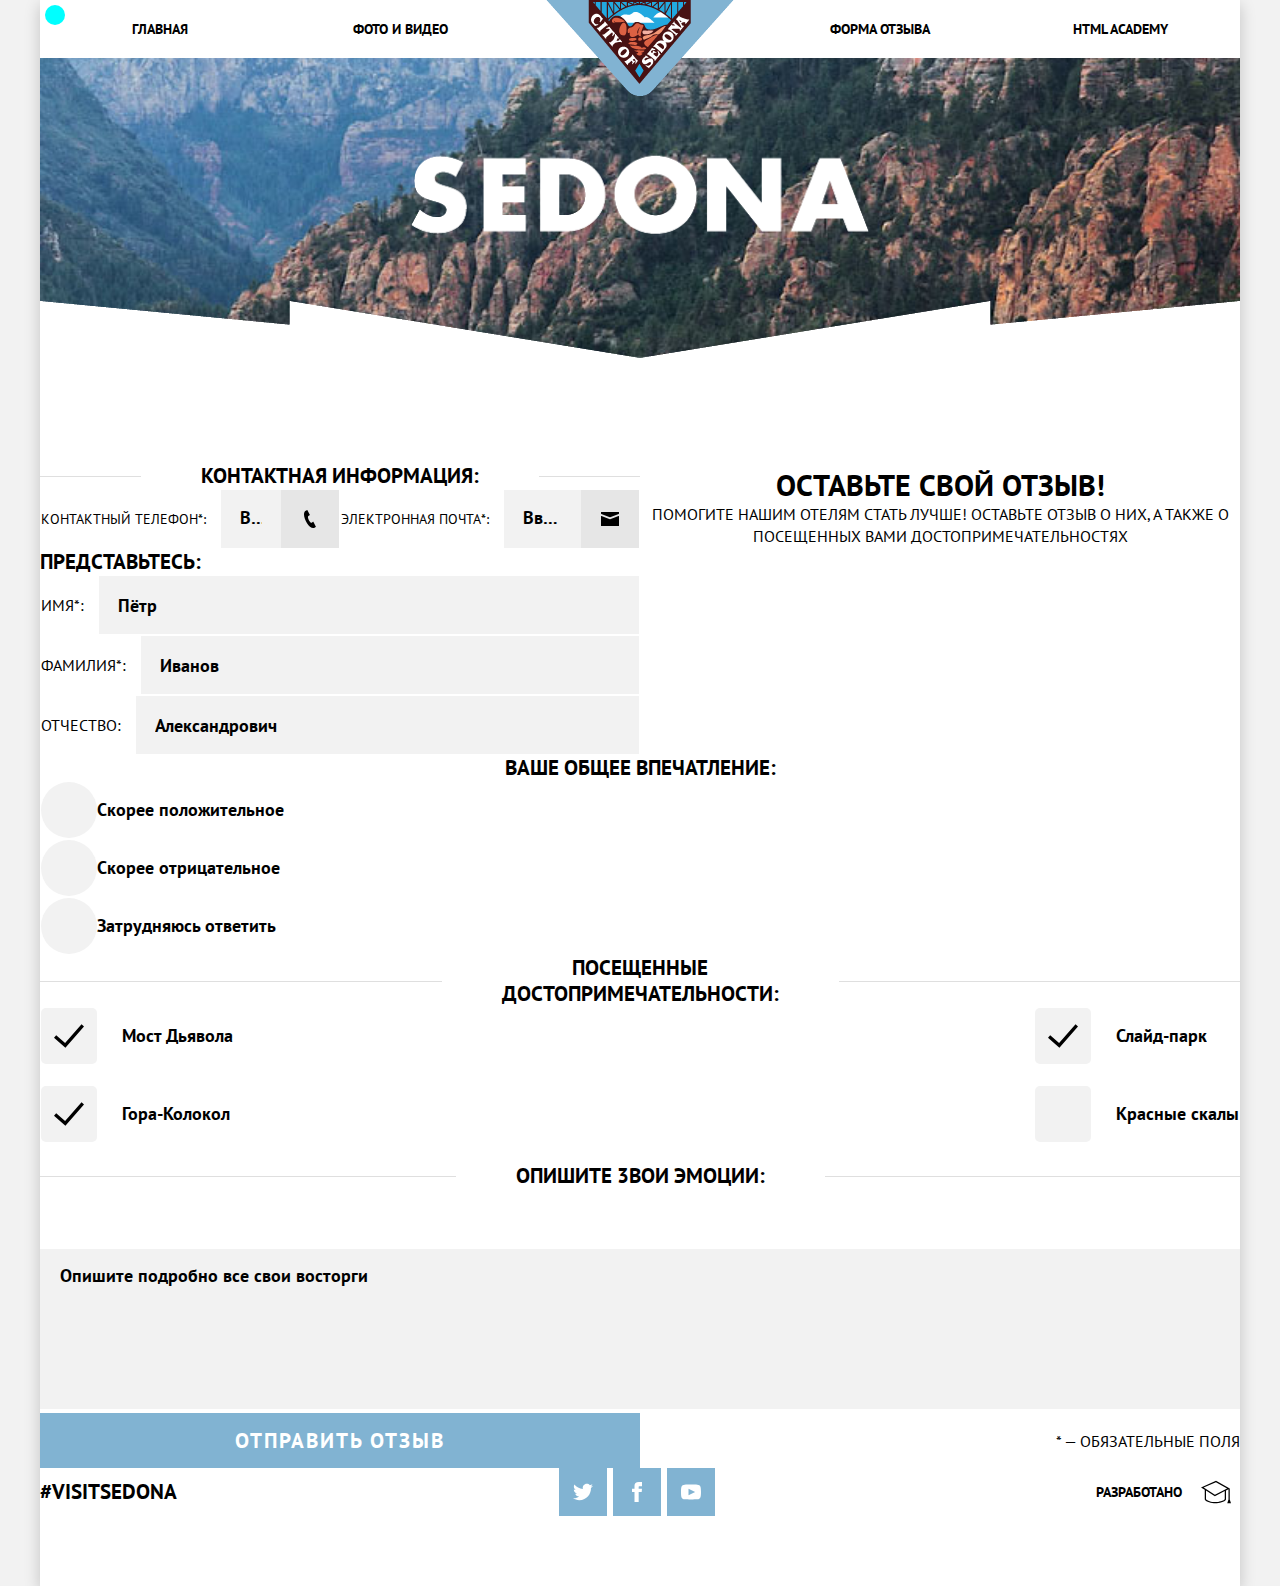
<file: form-with-grid.html>
<!doctype html>
<html lang="ru">
<head>
    <meta charset="UTF-8">
    <meta name="viewport"
          content="width=device-width, user-scalable=no, initial-scale=1.0, maximum-scale=1.0, minimum-scale=1.0">
    <meta http-equiv="X-UA-Compatible" content="ie=edge">
<!--    <link rel="shortcut icon" href="http://www.iconj.com/ico/q/r/qro93523zz.ico" type="image/x-icon" />-->
    <link rel="stylesheet" href="css/main.css">
    <link href="https://fonts.googleapis.com/css?family=PT+Sans:400,700&display=swap&subset=cyrillic-ext" rel="stylesheet">

    <link href="[data-uri]" rel="icon" type="image/x-icon" />
    <title>SEDONNA-F-with GRID</title>
    <svg style="display: none;">
        <symbol viewBox="0 0 24 24" id="icon-house">
            <g>
                <path d="M20 7.093v-5.093h-3v2.093l3 3zm4 5.907l-12-12-12 12h3v10h18v-10h3zm-5 8h-14v-10.26l7-6.912 7 6.99v10.182zm-5-1h-4v-6h4v6z" fill="currentColor" stroke="none"/>
            </g>
        </symbol>
        <symbol viewBox="0 0 24 24" id="icon-eat">
            <g>
                <path d="M2.994 19.996h-.002c.031.791.267.979.954.999 1.241.013 15.514 0 16.098-.009.679-.022.92-.269.96-.943 0 0-11.384.036-18.01-.047zm3.791-3.992l-3.779-.008c-.585.008-.98.453-1.005.947-.026.523.354 1.033 1.005 1.053h18.008c.645-.034 1.01-.539.985-1.053-.027-.49-.438-.92-.999-.943-1.3-.016-6.41.003-6.554.004-.522.003-.988.277-1.296.459-.89.522-1.587 1.049-2.652 1.038-1.184-.012-1.822-.551-2.57-1.023-.289-.182-.63-.477-1.143-.474zm11.237-2.76c-.678 0-1.293-.307-1.837-.578-1.12-.557-1.213-.558-2.333 0-.543.271-1.159.578-1.838.578-.678 0-1.293-.307-1.837-.578-1.117-.557-1.214-.558-2.332 0-.544.271-1.159.578-1.838.578-.677 0-1.294-.307-1.837-.578-1.002-.499-1.472-.756-2.952.415-.143.113-.304.164-.462.164-.39 0-.756-.311-.756-.75 0-.219.096-.437.282-.584 2.08-1.661 3.239-1.244 4.559-.585.434.216.843.42 1.166.42.324 0 .734-.204 1.166-.42 1.543-.769 2.12-.776 3.676 0 .433.216.843.42 1.165.42.324 0 .734-.204 1.166-.42 1.543-.769 2.119-.776 3.676 0 .435.216.843.42 1.166.42.323 0 .732-.204 1.167-.42 1.301-.649 2.474-1.09 4.536.59.181.148.275.363.275.579 0 .412-.333.748-.751.748-.166 0-.334-.055-.475-.168-1.437-1.167-1.913-.908-2.914-.409-.544.271-1.16.578-1.838.578zm4.978-3.247h-22c.039-5.391 4.829-8.997 11.103-8.997 5.653 0 10.856 3.344 10.897 8.997zm-11.136-7c-3.646.051-7.319 1.58-8.527 4.981l-.007.019h17.34c-1.189-3.488-5.099-5.013-8.806-5zm-2.364 3c.276 0 .5.224.5.5 0 .275-.224.5-.5.5s-.5-.225-.5-.5c0-.276.224-.5.5-.5zm5 0c.276 0 .5.224.5.5 0 .275-.224.5-.5.5-.277 0-.5-.225-.5-.5 0-.276.223-.5.5-.5zm4 0c.276 0 .5.224.5.5 0 .275-.224.5-.5.5-.277 0-.5-.225-.5-.5 0-.276.223-.5.5-.5zm-12 0c.276 0 .5.224.5.5 0 .275-.224.5-.5.5s-.5-.225-.5-.5c0-.276.224-.5.5-.5zm5-1c.276 0 .5.224.5.5 0 .275-.224.5-.5.5s-.5-.225-.5-.5c0-.276.224-.5.5-.5zm5 0c.276 0 .5.224.5.5 0 .275-.224.5-.5.5-.277 0-.5-.225-.5-.5 0-.276.223-.5.5-.5zm-8-1c.276 0 .5.224.5.5 0 .275-.224.5-.5.5s-.5-.225-.5-.5c0-.276.224-.5.5-.5zm5 0c.276 0 .5.224.5.5 0 .275-.224.5-.5.5-.277 0-.5-.225-.5-.5 0-.276.223-.5.5-.5zm-10.577 10c.173-.002 3.778.005 4.077.007 1.443.009 2.422 1.672 3.508 1.666.968-.005 2.284-1.664 3.715-1.666.179-.001 6.189-.016 6.854-.007 1.655.061 2.843 1.35 2.919 2.846.048.931-.338 1.812-1.031 2.418.276 2.333-.924 3.656-2.871 3.725-.6.009-14.933.021-16.188.009-2.168-.068-3.111-1.549-2.88-3.743-.69-.606-1.07-1.485-1.022-2.409.076-1.496 1.264-2.785 2.919-2.846z" fill="currentColor" stroke="none"/>
            </g>
        </symbol>
        <symbol viewBox="0 0 24 24" id="icon-gift">
            <g>
                <path d="M11 24h-9v-12h9v12zm0-18h-11v4h11v-4zm2 18h9v-12h-9v12zm0-18v4h11v-4h-11zm4.369-6c-2.947 0-4.671 3.477-5.369 5h5.345c3.493 0 3.53-5 .024-5zm-.796 3.621h-2.043c.739-1.121 1.439-1.966 2.342-1.966 1.172 0 1.228 1.966-.299 1.966zm-9.918 1.379h5.345c-.698-1.523-2.422-5-5.369-5-3.506 0-3.469 5 .024 5zm.473-3.345c.903 0 1.603.845 2.342 1.966h-2.043c-1.527 0-1.471-1.966-.299-1.966z" fill="currentColor" stroke="none" />
            </g>
        </symbol>
        <symbol viewBox="0 0 503.467 503.467" id="icon-gift2">
            <g>
                <path d="M482.133,124.267H364.8c33.067-37.333,40.533-84.267,16-108.8c-9.6-9.6-22.4-14.933-37.333-14.933
			c-24.533,0-51.2,13.867-73.6,37.333c-7.467,7.467-13.867,16-18.133,24.533c-5.333-7.467-10.667-16-18.133-23.467
			C211.2,15.466,183.466,1.6,160,1.6c-14.933,0-27.733,5.333-37.333,13.867c-24.533,24.533-17.067,71.467,16,108.8H21.333
			C9.6,124.267,0,133.867,0,145.6v82.133c0,11.733,9.6,21.333,21.333,21.333h37.333V481.6c0,11.733,9.6,21.333,21.333,21.333
			h343.467c11.733,0,21.333-9.6,21.333-20.267v-233.6h36.267c11.733,0,21.333-9.6,22.4-20.267v-83.2
			C503.467,133.867,493.867,124.267,482.133,124.267z M154.667,45.333c1.067-2.133,4.267-2.133,6.4-2.133
			c8.533,0,25.6,6.4,42.667,23.467c22.4,24.533,25.6,49.067,20.267,55.467c-1.067,2.133-4.267,2.133-6.4,2.133
			c-8.533,0-25.6-6.4-42.667-23.467C152.533,76.267,149.333,51.733,154.667,45.333z M230.4,461.334H100.267V249.067H230.4V461.334z
			 M230.4,207.467H42.667v-41.6H230.4V207.467z M301.867,66.667c16-17.067,33.067-23.467,42.667-23.467c2.133,0,5.333,0,6.4,2.133
			c6.4,6.4,2.133,32-20.267,55.467c-16,17.067-33.067,23.467-42.667,23.467c-2.133,0-5.333,0-6.4-2.133
			C275.2,115.734,279.467,90.133,301.867,66.667z M402.133,461.334H273.067V249.067h129.067V461.334z M273.067,207.467v-41.6
			h186.667v41.6H273.067z" fill="currentColor"/>
            </g>
        </symbol>
        <symbol viewBox="0 0 24 24" id="icon-twitter">
            <g>
                <path d="M24 4.557c-.883.392-1.832.656-2.828.775 1.017-.609 1.798-1.574 2.165-2.724-.951.564-2.005.974-3.127 1.195-.897-.957-2.178-1.555-3.594-1.555-3.179 0-5.515 2.966-4.797 6.045-4.091-.205-7.719-2.165-10.148-5.144-1.29 2.213-.669 5.108 1.523 6.574-.806-.026-1.566-.247-2.229-.616-.054 2.281 1.581 4.415 3.949 4.89-.693.188-1.452.232-2.224.084.626 1.956 2.444 3.379 4.6 3.419-2.07 1.623-4.678 2.348-7.29 2.04 2.179 1.397 4.768 2.212 7.548 2.212 9.142 0 14.307-7.721 13.995-14.646.962-.695 1.797-1.562 2.457-2.549z" fill="currentColor"/>
            </g>
        </symbol>
        <symbol viewBox="0 0 24 24" id="icon-facebook">
            <g>
                <path d="M9 8h-3v4h3v12h5v-12h3.642l.358-4h-4v-1.667c0-.955.192-1.333 1.115-1.333h2.885v-5h-3.808c-3.596 0-5.192 1.583-5.192 4.615v3.385z" fill="currentColor"/>
            </g>
        </symbol>
        <symbol viewBox="0 0 24 24" id="icon-youtube">
            <g>
                <path d="M19.615 3.184c-3.604-.246-11.631-.245-15.23 0-3.897.266-4.356 2.62-4.385 8.816.029 6.185.484 8.549 4.385 8.816 3.6.245 11.626.246 15.23 0 3.897-.266 4.356-2.62 4.385-8.816-.029-6.185-.484-8.549-4.385-8.816zm-10.615 12.816v-8l8 3.993-8 4.007z" fill="currentColor" stroke="none"/>
            </g>
        </symbol>
        <symbol viewBox="0 0 24 24" id="icon-hat">
            <g>
                <path d="M22 9.74l-2 1.02v7.24c-1.007 2.041-5.606 3-8.5 3-3.175 0-7.389-.994-8.5-3v-7.796l-3-1.896 12-5.308 11 6.231v8.769l1 3h-3l1-3v-8.26zm-18 1.095v6.873c.958 1.28 4.217 2.292 7.5 2.292 2.894 0 6.589-.959 7.5-2.269v-6.462l-7.923 4.039-7.077-4.473zm-1.881-2.371l9.011 5.694 9.759-4.974-8.944-5.066-9.826 4.346z" fill="currentColor" stroke="none"/>
            </g>
        </symbol>
        <symbol viewBox="0 0 24 24" id="icon-like">
            <g>
                <path d="M5 22h-5v-12h5v12zm17.615-8.412c-.857-.115-.578-.734.031-.922.521-.16 1.354-.5 1.354-1.51 0-.672-.5-1.562-2.271-1.49-1.228.05-3.666-.198-4.979-.885.906-3.656.688-8.781-1.688-8.781-1.594 0-1.896 1.807-2.375 3.469-1.221 4.242-3.312 6.017-5.687 6.885v10.878c4.382.701 6.345 2.768 10.505 2.768 3.198 0 4.852-1.735 4.852-2.666 0-.335-.272-.573-.96-.626-.811-.062-.734-.812.031-.953 1.268-.234 1.826-.914 1.826-1.543 0-.529-.396-1.022-1.098-1.181-.837-.189-.664-.757.031-.812 1.133-.09 1.688-.764 1.688-1.41 0-.565-.424-1.109-1.26-1.221z" fill="currentColor" stroke="none"/>
            </g>
        </symbol>

        <symbol viewBox="0 0 512 512" id="icon-dot">
            <g>
                <path d="M256,0C114.837,0,0,114.837,0,256s114.837,256,256,256s256-114.837,256-256S397.163,0,256,0z" fill="currentColor"/>
            </g>
        </symbol>

        <symbol viewBox="0 0 24 24" id="icon-phone">
            <g>
                <path d="M20 22.621l-3.521-6.795c-.008.004-1.974.97-2.064 1.011-2.24 1.086-6.799-7.82-4.609-8.994l2.083-1.026-3.493-6.817-2.106 1.039c-7.202 3.755 4.233 25.982 11.6 22.615.121-.055 2.102-1.029 2.11-1.033z" fill="currentColor"/>
            </g>
        </symbol>
        <symbol viewBox="0 0 429.908 429.908" id="icon-mail">
            <g>
                <path d="M419.997,45.771H9.912C4.438,45.771,0,50.209,0,55.684V85.67c0,4.582,3.14,8.566,7.595,9.638l203.125,75.503
			c1.27,0.559,2.627,0.837,3.984,0.837c1.366,0,2.731-0.282,4.009-0.847l203.558-75.707c4.476-1.055,7.638-5.05,7.638-9.647V55.684
			C429.908,50.209,425.471,45.771,419.997,45.771z" fill="currentColor"/>
                <path d="M426.05,145.945c-2.433-1.876-5.6-2.517-8.571-1.736L217.518,220.17c0,0-1.631,0.703-2.776,0.703
			c-1.146,0-2.783-0.695-2.783-0.695L12.47,144.465c-2.975-0.795-6.152-0.162-8.595,1.714S0,150.96,0,154.041v220.186
			c0,5.475,4.438,9.91,9.912,9.91h410.085c5.474,0,9.911-4.438,9.911-9.91V153.794C429.908,150.723,428.483,147.822,426.05,145.945z
			" fill="currentColor"/>
            </g>
        </symbol>
        <symbol viewBox="0 0 24 24" id="icon-checked">
            <g>
                <path d="M21 6.285l-11.16 12.733-6.84-6.018 1.319-1.49 5.341 4.686 9.865-11.196 1.475 1.285z" fill="currentColor"/>
            </g>
        </symbol>
    </svg>
</head>

<body>
    <img class="image-pos-mobile" src="img/1-mobile.jpg" alt="">
    <img class="image-pos-tablet" src="img/1-tablet.jpg" alt="">
    <img class="image-pos-desktop" src="img/1-desktop.jpg" alt="">
    <div class="content">
        <div class="breakpoint"></div>
        <div class="success">
            <h2 class="success__title">Ваш отзыв отправлен!</h2>
            <div class="success__text">Спасибо за ваше участие, ваш отзыв уже поступил к нам.
                В ближайшее время мы опубликуем его на сайте.
            </div>
            <div class="success__block">
                <h3 class="success__btn h3">ЗАкРЫТЬ ОКНО</h3>
            </div>
        </div>
        <div class="failure">
            <h2 class="failure__title">Что-то пошло не так!</h2>
            <div class="failure__text">
                Проверьте поля, выделенные красным, скорее всего вы забыли их заполнить
            </div>
            <h3 class="success__btn h3">Ок</h3>
        </div>

        <div class="top-nav">
            <div class="top-nav__links">
                <a href="#" class="top-nav__item">
                    Главная
                </a>
                <a href="#" class="top-nav__item">
                    фото и видео
                </a>
                <div class="top-nav__item-logo">
                    <a href="#" class="logo top-nav__logo">
                        <img class="top-nav__logo-mobile" src="img/logo-mobile.png" alt=SEDONA">
                        <img class="top-nav__logo-tablet" src="img/logo-tablet.png" alt=SEDONA">
                        <img class="top-nav__logo-desktop" src="img/logo-desktop.png" alt=SEDONA">
                    </a>
                </div>
                <a href="#" class="top-nav__item">
                    Форма отзыва
                </a>
                <a href="#" class="top-nav__item">
                    HTML academy
                </a>
            </div>
            <div class="top-nav__burger">
                <div class="burger"></div>
            </div>
            <div class="top-nav__close">
                <div class="close"></div>
            </div>
        </div>

        <div class="main-picture main-picture--form">
<!--            <img class="main-picture__first" src="img/text-index.png" alt="">-->
            <img class="main-picture__second" src="img/SEDONA.png" alt="">

            <div class="main-picture__triangle"> </div>
        </div>
<!--        //////////////////////////////////////////////////////////////////////////////////////-->
<!--        //////////////////////////////////////////////////////////////////////////////////////-->
<!--        //////////////////////////////////////////////////////////////////////////////////////-->
<!--        //////////////////////////////////////////////////////////////////////////////////////-->
<!--        //////////////////////////////////////////////////////////////////////////////////////-->

        <div class="grid">
            <div class="grid__items">
                <div class="grid__item">
                    <div class="form-head form-head--indents">
                        <h2 class="form-head__title">Оставьте свой отзыв!</h2>
                        <div class="form-head__text">Помогите нашим отелям стать лучше! оставьте отзыв о них, а также о посещенных вами достопримечательностях
                        </div>
                    </div>
                </div>
            </div>

            <div class="grid__items">
                <div class="form-ident form-ident--indents">
                    <h3 class="form-ident__title">
                        Представьтесь:
                    </h3>
                    <div class="grid__item form-nik form-nik--indents">
                        Имя*:
                        <input type="text" class="form-nik__input h5"  placeholder="Пётр">
                    </div>
                    <div class="grid__item form-nik form-nik--indents">
                        Фамилия*:
                        <input type="text" class="form-nik__input h5"  placeholder="Иванов">
                    </div>
                    <div class="grid__item form-nik form-nik--indents">
                        Отчество:
                        <input type="text" class="form-nik__input h5"  placeholder="Александрович">
                    </div>
                </div>
            </div>

            <div class="grid__items">
                <div class="form-info form-info--indents">
                    <h3 class="form-info__title form-info__title--indents">
                        Контактная информация:
                    </h3>
                    <div class="form-info__obertka">
                        <div class="grid__item">
                            <div class="form-info__block form-info__block--indents">
                                <div class="form-info__name form-info__name--indents">
                                    Контактный телефон*:
                                </div>
                                <div class="form-info__content">
                                    <input class="form-info__input" type="text" placeholder="Введите телефон">
                                    <div class="form-info__icon">
                                        <svg class="svg">
                                            <use xlink:href="#icon-phone "></use>
                                        </svg>
                                    </div>
                                </div>
                            </div>
                        </div>
                        <div class="grid__item">
                            <div class="form-info__block form-info__block--indents form-info__block--indents2">
                                <div class="form-info__name form-info__name--indents">
                                    Электронная почта*:
                                </div>
                                <div class="form-info__content">
                                    <input class="form-info__input" type="text" placeholder="Введите e-mail">
                                    <div class="form-info__icon">
                                        <svg class="svg">
                                            <use xlink:href="#icon-mail"></use>
                                        </svg>
                                    </div>
                                </div>
                            </div>
                        </div>
                    </div>
                </div>
            </div>

            <div class="grid__items">
                <div class="form-choose form-choose--indents form-choose--border" >
                    <h3 class="form-choose__title form-choose__title--indents">
                        ВАше Общее впечатлениЕ:
                    </h3>
                    <div class="grid__item">
                        <label class="form-choose__field sedona-radiobox form-choose__field--indents">
                            <input class="sedona-radiobox__input" hidden checked type="radio" name="choose" id="choose-1">
                            <div class="sedona-radiobox__radioed"></div>
                            <h5 class="sedona-radiobox__text sedona-radiobox__text--ml25">Скорее положительное</h5>
                        </label>
                    </div>
                    <div class="grid__item">
                        <label class="form-choose__field sedona-radiobox form-choose__field--indents">
                            <input class="sedona-radiobox__input" hidden type="radio" name="choose">
                            <div class="sedona-radiobox__radioed"></div>
                            <h5 class="sedona-radiobox__text sedona-radiobox__text--ml25">Скорее отрицательное</h5>
                        </label>
                    </div>
                    <div class="grid__item">
                        <label class="form-choose__field sedona-radiobox form-choose__field--indents">
                            <input class="sedona-radiobox__input" hidden type="radio" name="choose">
                            <div class="sedona-radiobox__radioed"></div>
                            <h5 class="sedona-radiobox__text sedona-radiobox__text--ml25">Затрудняюсь ответить</h5>
                        </label>
                    </div>
                </div>
            </div>

            <div class="grid__items">
                <div class="form-select form-select--indents form-select--border">
                    <h3 class="form-select__title form-select__title--indents">
                        посещенные
                        <br>
                        достопримечательности:
                    </h3>

                    <div class="form__cover-desktop">
                        <div class="form__cover-tablet">
                            <div class="grid__item">
                                <label class="form-select__field sedona-checkbox form-select__field--indents">
                                    <input class="sedona-checkbox__input" hidden checked type="checkbox">
                                    <div class="sedona-checkbox__checked">
                                        <svg class="svg">
                                            <use xlink:href="#icon-checked"></use>
                                        </svg>
                                    </div>
                                    <div class="sedona-checkbox__text sedona-checkbox__text--ml25 h5">Мост Дьявола</div>
                                </label>
                            </div>
                            <div class="grid__item">
                                <label class="form-select__field sedona-checkbox form-select__field--indents">
                                    <input class="sedona-checkbox__input" hidden checked type="checkbox">
                                    <div class="sedona-checkbox__checked">
                                        <svg class="svg">
                                            <use xlink:href="#icon-checked"></use>
                                        </svg>
                                    </div>
                                    <div class="sedona-checkbox__text sedona-checkbox__text--ml25 h5">Гора-Колокол</div>
                                </label>
                            </div>
                        </div>

                        <div class="form__cover-tablet">
                            <div class="grid__item">
                                <label class="form-select__field sedona-checkbox form-select__field--indents">
                                    <input class="sedona-checkbox__input" hidden checked type="checkbox">
                                    <div class="sedona-checkbox__checked">
                                        <svg class="svg">
                                            <use xlink:href="#icon-checked"></use>
                                        </svg>
                                    </div>
                                    <div class="sedona-checkbox__text sedona-checkbox__text--ml25 h5">Слайд-парк</div>
                                </label>
                            </div>
                            <div class="grid__item">
                                <label class="form-select__field sedona-checkbox form-select__field--indents form-select__field--temp-mb-0">
                                    <input class="sedona-checkbox__input" hidden type="checkbox">
                                    <div class="sedona-checkbox__checked">
                                        <svg class="svg">
                                            <use xlink:href="#icon-checked"></use>
                                        </svg>
                                    </div>
                                    <div class="sedona-checkbox__text sedona-checkbox__text--ml25 h5">Красные скалы</div>
                                </label>
                            </div>
                        </div>

                    </div>
                </div>
            </div>

            <div class="grid__items">
                <div class="form-emotion form-emotion--indents form-emotion--border">
                    <h3 class="form-emotion__title form-emotion__title--indent">
                        Опишите 3вои эмоции:
                    </h3>
                    <textarea class="form-emotion__textarea h5 form-emotion__textarea--indents" placeholder="Опишите подробно все свои восторги "></textarea>
                    <div class="form-unnamed__wrap">
                        <h3 class="form-emotion__button">ОТПРАВИТЬ ОТЗЫВ</h3>
                        <div class="form-unnamed__mark">* — обязательные поля</div>
                    </div>
                </div>
            </div>
        </div>

        <div class="form">
            <div class="form__wrap">
                <div class="form__item form-head">
                    <h2 class="form-head__title">Оставьте свой отзыв</h2>
                    <div class="form-head__text">Помогите нашим отелям стать лучше! оставьте отзыв о них, а также о посещенных вами достопримечательностях
                     </div>
                </div>

                <div class="form__item form-ident form-ident--half form-ident--border">
                    <h3 class="form-ident__title">
                        Представьтесь:
                    </h3>
                        <div class="form-nik form-nik--indents">
                            Имя*:
                            <input type="text" class="form-nik__input h5"  placeholder="Пётр">
                        </div>
                        <div class="form-nik form-nik--indents">
                            Фамилия*:
                            <input type="text" class="form-nik__input h5"  placeholder="Иванов">
                        </div>
                        <div class="form-nik form-nik--indents">
                            Отчество:
                            <input type="text" class="form-nik__input h5"  placeholder="Александрович">
                        </div>
                </div>

                <div class="form__item form-info form-info--border">
                    <h3 class="form-info__title form-info__title--indents">
                        Контактная информация:
                    </h3>
                    <div class="form-info__obertka">
                        <div class="form-info__block form-info__block--indents">
                            <div class="form-info__name form-info__name--indents">
                                Контактный телефон*:
                            </div>
                            <div class="form-info__content">
                                <input class="form-info__input" type="text" placeholder="Введите телефон">
                                <div class="form-info__icon">
                                    <svg class="svg">
                                        <use xlink:href="#icon-phone "></use>
                                    </svg>
                                </div>
                            </div>
                        </div>
                        <div class="form-info__block form-info__block--indents">
                            <div class="form-info__name form-info__name--indents form-info__name--otstup">
                                Электронная почта*:
                            </div>
                            <div class="form-info__content">
                                <input class="form-info__input" type="text" placeholder="Введите e-mail">
                                <div class="form-info__icon">
                                    <svg class="svg">
                                        <use xlink:href="#icon-mail"></use>
                                    </svg>
                                </div>
                            </div>
                        </div>
                    </div>
                </div>

                <div class="form__item form-choose form-choose--border form-choose--half" >
                    <h3 class="form-choose__title form-choose__title--indents">
                        ВАше Общее впечатлениЕ:
                    </h3>
                    <label class="form-choose__field sedona-radiobox form-choose__field--indents">
                        <input class="sedona-radiobox__input" hidden checked type="radio" name="choose" id="choose-1">
                        <div class="sedona-radiobox__radioed"></div>
                        <h5 class="sedona-radiobox__text sedona-radiobox__text--ml25">Скорее положительное</h5>
                    </label>
                    <label class="form-choose__field sedona-radiobox form-choose__field--indents">
                        <input class="sedona-radiobox__input" hidden type="radio" name="choose">
                        <div class="sedona-radiobox__radioed"></div>
                        <h5 class="sedona-radiobox__text sedona-radiobox__text--ml25">Скорее отрицательное</h5>
                    </label>
                    <label class="form-choose__field sedona-radiobox form-choose__field--indents">
                        <input class="sedona-radiobox__input" hidden type="radio" name="choose">
                        <div class="sedona-radiobox__radioed"></div>
                        <h5 class="sedona-radiobox__text sedona-radiobox__text--ml25">Затрудняюсь ответить</h5>
                    </label>
                </div>

                <div class="form__item form-select form-select--border">
                    <h3 class="form-select__title form-select__title--indents">
                        посещенные
                        <br>
                        достопримечательности:
                    </h3>

                    <div class="form__cover-desktop">
                        <div class="form__cover-tablet">
                            <label class="form-select__field sedona-checkbox form-select__field--indents">
                                <input class="sedona-checkbox__input" hidden checked type="checkbox">
                                <div class="sedona-checkbox__checked">
                                    <svg class="svg">
                                        <use xlink:href="#icon-checked"></use>
                                    </svg>
                                </div>
                                <div class="sedona-checkbox__text sedona-checkbox__text--ml25 h5">Мост Дьявола</div>
                            </label>

                            <label class="form-select__field sedona-checkbox form-select__field--indents">
                                <input class="sedona-checkbox__input" hidden checked type="checkbox">
                                <div class="sedona-checkbox__checked">
                                    <svg class="svg">
                                        <use xlink:href="#icon-checked"></use>
                                    </svg>
                                </div>
                                <div class="sedona-checkbox__text sedona-checkbox__text--ml25 h5">Гора-Колокол</div>
                            </label>
                        </div>

                        <div class="form__cover-tablet">
                            <label class="form-select__field sedona-checkbox form-select__field--indents">
                                <input class="sedona-checkbox__input" hidden checked type="checkbox">
                                <div class="sedona-checkbox__checked">
                                    <svg class="svg">
                                        <use xlink:href="#icon-checked"></use>
                                    </svg>
                                </div>
                                <div class="sedona-checkbox__text sedona-checkbox__text--ml25 h5">Слайд-парк</div>
                            </label>

                            <label class="form-select__field sedona-checkbox form-select__field--indents form-select__field--temp-mb-0">
                                <input class="sedona-checkbox__input" hidden type="checkbox">
                                <div class="sedona-checkbox__checked">
                                    <svg class="svg">
                                        <use xlink:href="#icon-checked"></use>
                                    </svg>
                                </div>
                                <div class="sedona-checkbox__text sedona-checkbox__text--ml25 h5">Красные скалы</div>
                            </label>
                        </div>
                    </div>

                </div>

                <div class="form__item form-emotion form-emotion--border">
                    <h3 class="form-emotion__title form-emotion__title--indent">
                        Опишите 3вои эмоции:
                    </h3>
                    <textarea class="form-emotion__textarea h5" placeholder="Опишите подробно все свои восторги "></textarea>
                </div>

                <div class="form__item form-unnamed">
                    <div class="form-unnamed__wrap">
                        <h3 class="form-unnamed__button">ОТПРАВИТЬ ОТЗЫВ</h3>
                       <div class="form-unnamed__mark">* — обязательные поля</div>
                    </div>
                </div>
            </div>
        </div>

        <div class="footer">
            <h3 class="footer__text">#visitSEDONA</h3>
            <div class="social-icons social-icons--indent">
                <div class="social__tweeter icon">
                    <svg class="svg">
                        <use xlink:href="#icon-twitter"></use>
                    </svg>
                </div>
                <div class="social__facebook icon">
                    <svg class="svg">
                        <use xlink:href="#icon-facebook"></use>
                    </svg>
                </div>
                <div class="social__youtube icon">
                    <svg class="svg">
                        <use xlink:href="#icon-youtube"></use>
                    </svg>
                </div>
            </div>

            <div class="footer__made-by">
                Разработано
                <div class="footer__logo icon">
                    <svg class="svg">
                        <use xlink:href="#icon-hat"></use>
                    </svg>
                </div>
            </div>
        </div>
    </div>

</body>
</html>
</file>
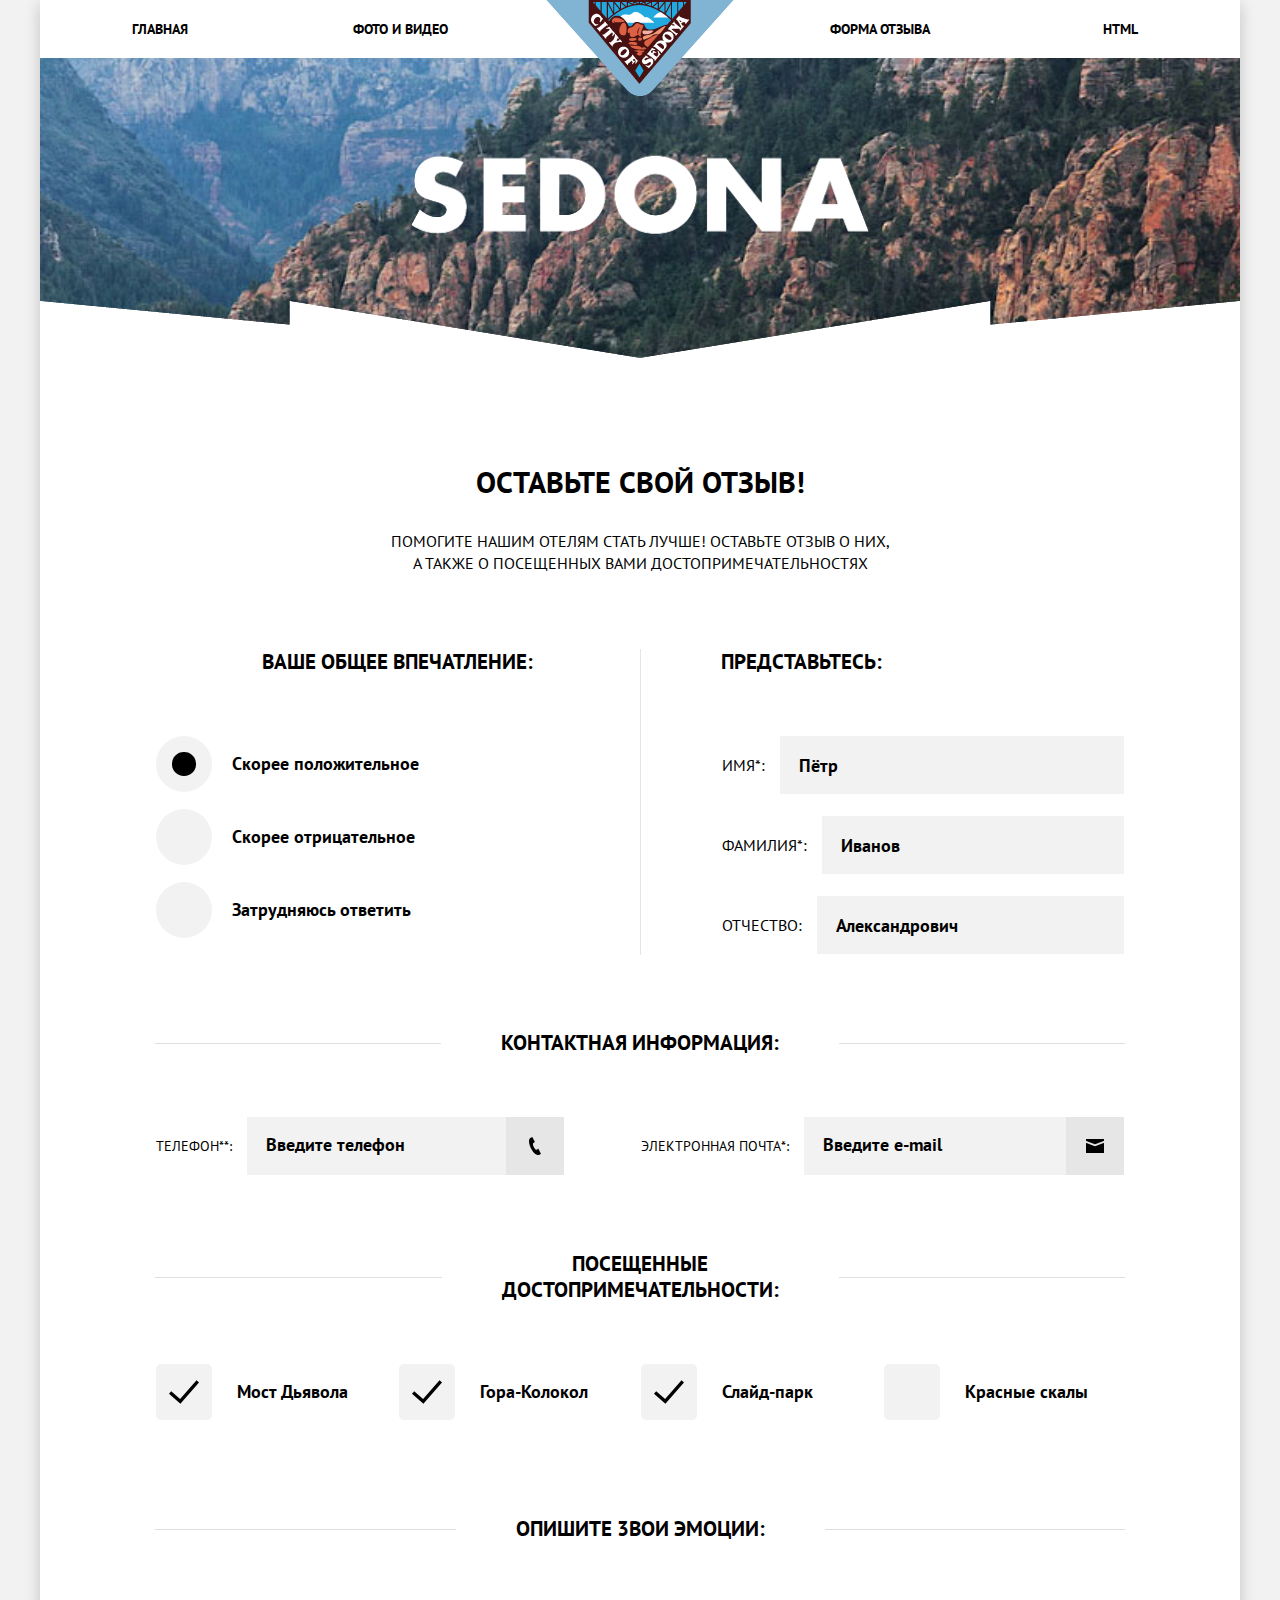
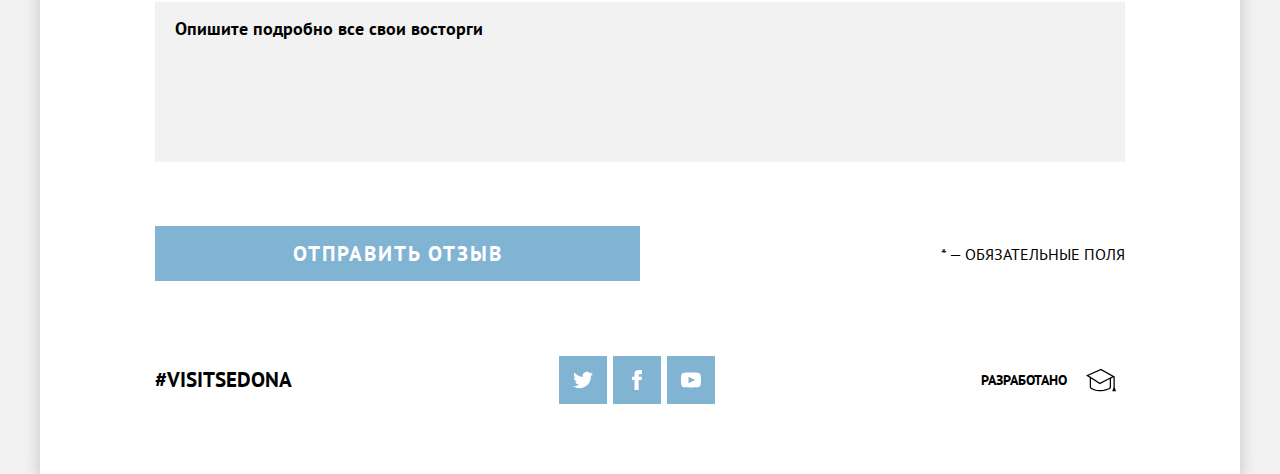
<file: form.html>
<!doctype html>
<html lang="ru">
<head>
    <meta charset="UTF-8">
    <meta name="viewport"
          content="width=device-width, user-scalable=no, initial-scale=1.0, maximum-scale=1.0, minimum-scale=1.0">
    <meta http-equiv="X-UA-Compatible" content="ie=edge">
<!--    <link rel="shortcut icon" href="http://www.iconj.com/ico/q/r/qro93523zz.ico" type="image/x-icon" />-->
    <link rel="stylesheet" href="css/main.css">
    <link href="https://fonts.googleapis.com/css?family=PT+Sans:400,700&display=swap&subset=cyrillic-ext" rel="stylesheet">

    <link href="[data-uri]" rel="icon" type="image/x-icon" />
    <title>SEDONNA-F-without padding</title>
    <svg style="display: none;">
        <symbol viewBox="0 0 24 24" id="icon-house">
            <g>
                <path d="M20 7.093v-5.093h-3v2.093l3 3zm4 5.907l-12-12-12 12h3v10h18v-10h3zm-5 8h-14v-10.26l7-6.912 7 6.99v10.182zm-5-1h-4v-6h4v6z" fill="currentColor" stroke="none"/>
            </g>
        </symbol>
        <symbol viewBox="0 0 24 24" id="icon-eat">
            <g>
                <path d="M2.994 19.996h-.002c.031.791.267.979.954.999 1.241.013 15.514 0 16.098-.009.679-.022.92-.269.96-.943 0 0-11.384.036-18.01-.047zm3.791-3.992l-3.779-.008c-.585.008-.98.453-1.005.947-.026.523.354 1.033 1.005 1.053h18.008c.645-.034 1.01-.539.985-1.053-.027-.49-.438-.92-.999-.943-1.3-.016-6.41.003-6.554.004-.522.003-.988.277-1.296.459-.89.522-1.587 1.049-2.652 1.038-1.184-.012-1.822-.551-2.57-1.023-.289-.182-.63-.477-1.143-.474zm11.237-2.76c-.678 0-1.293-.307-1.837-.578-1.12-.557-1.213-.558-2.333 0-.543.271-1.159.578-1.838.578-.678 0-1.293-.307-1.837-.578-1.117-.557-1.214-.558-2.332 0-.544.271-1.159.578-1.838.578-.677 0-1.294-.307-1.837-.578-1.002-.499-1.472-.756-2.952.415-.143.113-.304.164-.462.164-.39 0-.756-.311-.756-.75 0-.219.096-.437.282-.584 2.08-1.661 3.239-1.244 4.559-.585.434.216.843.42 1.166.42.324 0 .734-.204 1.166-.42 1.543-.769 2.12-.776 3.676 0 .433.216.843.42 1.165.42.324 0 .734-.204 1.166-.42 1.543-.769 2.119-.776 3.676 0 .435.216.843.42 1.166.42.323 0 .732-.204 1.167-.42 1.301-.649 2.474-1.09 4.536.59.181.148.275.363.275.579 0 .412-.333.748-.751.748-.166 0-.334-.055-.475-.168-1.437-1.167-1.913-.908-2.914-.409-.544.271-1.16.578-1.838.578zm4.978-3.247h-22c.039-5.391 4.829-8.997 11.103-8.997 5.653 0 10.856 3.344 10.897 8.997zm-11.136-7c-3.646.051-7.319 1.58-8.527 4.981l-.007.019h17.34c-1.189-3.488-5.099-5.013-8.806-5zm-2.364 3c.276 0 .5.224.5.5 0 .275-.224.5-.5.5s-.5-.225-.5-.5c0-.276.224-.5.5-.5zm5 0c.276 0 .5.224.5.5 0 .275-.224.5-.5.5-.277 0-.5-.225-.5-.5 0-.276.223-.5.5-.5zm4 0c.276 0 .5.224.5.5 0 .275-.224.5-.5.5-.277 0-.5-.225-.5-.5 0-.276.223-.5.5-.5zm-12 0c.276 0 .5.224.5.5 0 .275-.224.5-.5.5s-.5-.225-.5-.5c0-.276.224-.5.5-.5zm5-1c.276 0 .5.224.5.5 0 .275-.224.5-.5.5s-.5-.225-.5-.5c0-.276.224-.5.5-.5zm5 0c.276 0 .5.224.5.5 0 .275-.224.5-.5.5-.277 0-.5-.225-.5-.5 0-.276.223-.5.5-.5zm-8-1c.276 0 .5.224.5.5 0 .275-.224.5-.5.5s-.5-.225-.5-.5c0-.276.224-.5.5-.5zm5 0c.276 0 .5.224.5.5 0 .275-.224.5-.5.5-.277 0-.5-.225-.5-.5 0-.276.223-.5.5-.5zm-10.577 10c.173-.002 3.778.005 4.077.007 1.443.009 2.422 1.672 3.508 1.666.968-.005 2.284-1.664 3.715-1.666.179-.001 6.189-.016 6.854-.007 1.655.061 2.843 1.35 2.919 2.846.048.931-.338 1.812-1.031 2.418.276 2.333-.924 3.656-2.871 3.725-.6.009-14.933.021-16.188.009-2.168-.068-3.111-1.549-2.88-3.743-.69-.606-1.07-1.485-1.022-2.409.076-1.496 1.264-2.785 2.919-2.846z" fill="currentColor" stroke="none"/>
            </g>
        </symbol>
        <symbol viewBox="0 0 24 24" id="icon-gift">
            <g>
                <path d="M11 24h-9v-12h9v12zm0-18h-11v4h11v-4zm2 18h9v-12h-9v12zm0-18v4h11v-4h-11zm4.369-6c-2.947 0-4.671 3.477-5.369 5h5.345c3.493 0 3.53-5 .024-5zm-.796 3.621h-2.043c.739-1.121 1.439-1.966 2.342-1.966 1.172 0 1.228 1.966-.299 1.966zm-9.918 1.379h5.345c-.698-1.523-2.422-5-5.369-5-3.506 0-3.469 5 .024 5zm.473-3.345c.903 0 1.603.845 2.342 1.966h-2.043c-1.527 0-1.471-1.966-.299-1.966z" fill="currentColor" stroke="none" />
            </g>
        </symbol>
        <symbol viewBox="0 0 503.467 503.467" id="icon-gift2">
            <g>
                <path d="M482.133,124.267H364.8c33.067-37.333,40.533-84.267,16-108.8c-9.6-9.6-22.4-14.933-37.333-14.933
			c-24.533,0-51.2,13.867-73.6,37.333c-7.467,7.467-13.867,16-18.133,24.533c-5.333-7.467-10.667-16-18.133-23.467
			C211.2,15.466,183.466,1.6,160,1.6c-14.933,0-27.733,5.333-37.333,13.867c-24.533,24.533-17.067,71.467,16,108.8H21.333
			C9.6,124.267,0,133.867,0,145.6v82.133c0,11.733,9.6,21.333,21.333,21.333h37.333V481.6c0,11.733,9.6,21.333,21.333,21.333
			h343.467c11.733,0,21.333-9.6,21.333-20.267v-233.6h36.267c11.733,0,21.333-9.6,22.4-20.267v-83.2
			C503.467,133.867,493.867,124.267,482.133,124.267z M154.667,45.333c1.067-2.133,4.267-2.133,6.4-2.133
			c8.533,0,25.6,6.4,42.667,23.467c22.4,24.533,25.6,49.067,20.267,55.467c-1.067,2.133-4.267,2.133-6.4,2.133
			c-8.533,0-25.6-6.4-42.667-23.467C152.533,76.267,149.333,51.733,154.667,45.333z M230.4,461.334H100.267V249.067H230.4V461.334z
			 M230.4,207.467H42.667v-41.6H230.4V207.467z M301.867,66.667c16-17.067,33.067-23.467,42.667-23.467c2.133,0,5.333,0,6.4,2.133
			c6.4,6.4,2.133,32-20.267,55.467c-16,17.067-33.067,23.467-42.667,23.467c-2.133,0-5.333,0-6.4-2.133
			C275.2,115.734,279.467,90.133,301.867,66.667z M402.133,461.334H273.067V249.067h129.067V461.334z M273.067,207.467v-41.6
			h186.667v41.6H273.067z" fill="currentColor"/>
            </g>
        </symbol>
        <symbol viewBox="0 0 24 24" id="icon-twitter">
            <g>
                <path d="M24 4.557c-.883.392-1.832.656-2.828.775 1.017-.609 1.798-1.574 2.165-2.724-.951.564-2.005.974-3.127 1.195-.897-.957-2.178-1.555-3.594-1.555-3.179 0-5.515 2.966-4.797 6.045-4.091-.205-7.719-2.165-10.148-5.144-1.29 2.213-.669 5.108 1.523 6.574-.806-.026-1.566-.247-2.229-.616-.054 2.281 1.581 4.415 3.949 4.89-.693.188-1.452.232-2.224.084.626 1.956 2.444 3.379 4.6 3.419-2.07 1.623-4.678 2.348-7.29 2.04 2.179 1.397 4.768 2.212 7.548 2.212 9.142 0 14.307-7.721 13.995-14.646.962-.695 1.797-1.562 2.457-2.549z" fill="currentColor"/>
            </g>
        </symbol>
        <symbol viewBox="0 0 24 24" id="icon-facebook">
            <g>
                <path d="M9 8h-3v4h3v12h5v-12h3.642l.358-4h-4v-1.667c0-.955.192-1.333 1.115-1.333h2.885v-5h-3.808c-3.596 0-5.192 1.583-5.192 4.615v3.385z" fill="currentColor"/>
            </g>
        </symbol>
        <symbol viewBox="0 0 24 24" id="icon-youtube">
            <g>
                <path d="M19.615 3.184c-3.604-.246-11.631-.245-15.23 0-3.897.266-4.356 2.62-4.385 8.816.029 6.185.484 8.549 4.385 8.816 3.6.245 11.626.246 15.23 0 3.897-.266 4.356-2.62 4.385-8.816-.029-6.185-.484-8.549-4.385-8.816zm-10.615 12.816v-8l8 3.993-8 4.007z" fill="currentColor" stroke="none"/>
            </g>
        </symbol>
        <symbol viewBox="0 0 24 24" id="icon-hat">
            <g>
                <path d="M22 9.74l-2 1.02v7.24c-1.007 2.041-5.606 3-8.5 3-3.175 0-7.389-.994-8.5-3v-7.796l-3-1.896 12-5.308 11 6.231v8.769l1 3h-3l1-3v-8.26zm-18 1.095v6.873c.958 1.28 4.217 2.292 7.5 2.292 2.894 0 6.589-.959 7.5-2.269v-6.462l-7.923 4.039-7.077-4.473zm-1.881-2.371l9.011 5.694 9.759-4.974-8.944-5.066-9.826 4.346z" fill="currentColor" stroke="none"/>
            </g>
        </symbol>
        <symbol viewBox="0 0 24 24" id="icon-like">
            <g>
                <path d="M5 22h-5v-12h5v12zm17.615-8.412c-.857-.115-.578-.734.031-.922.521-.16 1.354-.5 1.354-1.51 0-.672-.5-1.562-2.271-1.49-1.228.05-3.666-.198-4.979-.885.906-3.656.688-8.781-1.688-8.781-1.594 0-1.896 1.807-2.375 3.469-1.221 4.242-3.312 6.017-5.687 6.885v10.878c4.382.701 6.345 2.768 10.505 2.768 3.198 0 4.852-1.735 4.852-2.666 0-.335-.272-.573-.96-.626-.811-.062-.734-.812.031-.953 1.268-.234 1.826-.914 1.826-1.543 0-.529-.396-1.022-1.098-1.181-.837-.189-.664-.757.031-.812 1.133-.09 1.688-.764 1.688-1.41 0-.565-.424-1.109-1.26-1.221z" fill="currentColor" stroke="none"/>
            </g>
        </symbol>

        <symbol viewBox="0 0 512 512" id="icon-dot">
            <g>
                <path d="M256,0C114.837,0,0,114.837,0,256s114.837,256,256,256s256-114.837,256-256S397.163,0,256,0z" fill="currentColor"/>
            </g>
        </symbol>

        <symbol viewBox="0 0 24 24" id="icon-phone">
            <g>
                <path d="M20 22.621l-3.521-6.795c-.008.004-1.974.97-2.064 1.011-2.24 1.086-6.799-7.82-4.609-8.994l2.083-1.026-3.493-6.817-2.106 1.039c-7.202 3.755 4.233 25.982 11.6 22.615.121-.055 2.102-1.029 2.11-1.033z" fill="currentColor"/>
            </g>
        </symbol>
        <symbol viewBox="0 0 429.908 429.908" id="icon-mail">
            <g>
                <path d="M419.997,45.771H9.912C4.438,45.771,0,50.209,0,55.684V85.67c0,4.582,3.14,8.566,7.595,9.638l203.125,75.503
			c1.27,0.559,2.627,0.837,3.984,0.837c1.366,0,2.731-0.282,4.009-0.847l203.558-75.707c4.476-1.055,7.638-5.05,7.638-9.647V55.684
			C429.908,50.209,425.471,45.771,419.997,45.771z" fill="currentColor"/>
                <path d="M426.05,145.945c-2.433-1.876-5.6-2.517-8.571-1.736L217.518,220.17c0,0-1.631,0.703-2.776,0.703
			c-1.146,0-2.783-0.695-2.783-0.695L12.47,144.465c-2.975-0.795-6.152-0.162-8.595,1.714S0,150.96,0,154.041v220.186
			c0,5.475,4.438,9.91,9.912,9.91h410.085c5.474,0,9.911-4.438,9.911-9.91V153.794C429.908,150.723,428.483,147.822,426.05,145.945z
			" fill="currentColor"/>
            </g>
        </symbol>
        <symbol viewBox="0 0 24 24" id="icon-checked">
            <g>
                <path d="M21 6.285l-11.16 12.733-6.84-6.018 1.319-1.49 5.341 4.686 9.865-11.196 1.475 1.285z" fill="currentColor"/>
            </g>
        </symbol>
    </svg>
</head>

<body>
        <img class="image-pos-mobile" src="img/1-mobile.jpg" alt="">
        <img class="image-pos-tablet" src="img/1-tablet.jpg" alt="">
        <img class="image-pos-desktop" src="img/1-desktop.jpg" alt="">
    <div class="content">
<!--        <div class="breakpoint"></div>-->
        <div class="success">
            <h2 class="success__title">Ваш отзыв отправлен!</h2>
            <div class="success__text">Спасибо за ваше участие, ваш отзыв уже поступил к нам.
                В ближайшее время мы опубликуем его на сайте.
            </div>
            <div class="success__block">
                <h3 class="success__btn h3">ЗАкРЫТЬ ОКНО</h3>
            </div>
        </div>
        <div class="failure">
            <h2 class="failure__title">Что-то пошло не так!</h2>
            <div class="failure__text">
                Проверьте поля, выделенные красным, скорее всего вы забыли их заполнить
            </div>
            <h3 class="success__btn h3">Ок</h3>
        </div>

        <div class="top-nav">
            <div class="top-nav__links">
                <a href="index.html" class="top-nav__item">
                    Главная
                </a>
                <a href="photo.html" class="top-nav__item">
                    фото и видео
                </a>
                <div class="top-nav__item-logo">
                    <a href="index.html" class="logo top-nav__logo">
                        <img class="top-nav__logo-mobile" src="img/logo-mobile.png" alt=SEDONA">
                        <img class="top-nav__logo-tablet" src="img/logo-tablet.png" alt=SEDONA">
                        <img class="top-nav__logo-desktop" src="img/logo-desktop.png" alt=SEDONA">
                    </a>
                </div>
                <a href="#" class="top-nav__item">
                    Форма отзыва
                </a>
                <a href="#" class="top-nav__item">
                    HTML
                </a>
            </div>
            <div class="top-nav__burger">
                <div class="burger"></div>
            </div>
            <div class="top-nav__close">
                <div class="close"></div>
            </div>
        </div>

        <div class="main-picture main-picture--form">
<!--            <img class="main-picture__first" src="img/text-index.png" alt="">-->
            <img class="main-picture__second" src="img/SEDONA.png" alt="">

            <div class="main-picture__triangle"> </div>
        </div>

        <div class="grid-wrap">
            <div class="form-head form-head--indent">
                <h2 class="form-head__title form-head__title--indent">Оставьте свой отзыв!</h2>
                <div class="form-head__text">
                    Помогите нашим отелям стать лучше! оставьте отзыв о них,<br class="visible-after-mobile"> а также о посещенных вами достопримечательностях
                </div>
            </div>

            <div class="grid">
                <div class="grid__items grid__items--block-indent">
                    <div class="form-ident form-ident--border form-ident--indent">
                        <h3 class="form-ident__title form-ident__title--indent">
                            Представьтесь:
                        </h3>
                        <div class="grid__item form-nik form-nik--indent">
                            <label for="nik-name" class="form-nik__name">Имя*:</label>
                            <input id="nik-name" type="text" class="form-nik__input h5"  placeholder="Пётр">
                        </div>
                        <div class="grid__item form-nik form-nik--indent">
                            <label for="nik-last-name" class="form-nik__name">Фамилия*:</label>
                            <input id="nik-last-name" type="text" class="form-nik__input h5"  placeholder="Иванов">
                        </div>
                        <div class="grid__item form-nik form-nik--indent">
                            <label for="nik-middle-name" class="form-nik__name">Отчество:</label>
                            <input id="nik-middle-name" type="text" class="form-nik__input h5"  placeholder="Александрович">
                        </div>
                    </div>
                </div>

                <div class="grid__items grid__items--block-indent">
                    <div class="form-info form-info--border">
                        <h3 class="form-info__title form-info__title--indent">
                            Контактная информация:
                        </h3>
                        <div class="form-info__obertka">
                            <div class="grid__item">

                                <div class="form-info__block form-info__block--indent form-info__block--otstup">
                                    <label class="form-info__name form-info__name--indent">
                                        <span class="visible-before-desktop">Контактный </span>телефон**:
                                    </label>
                                    <label for="phone" class="form-info__content">
                                        <input id="phone" class="form-info__input" type="text" placeholder="Введите телефон">
                                        <div class="form-info__icon">
                                            <svg class="svg">
                                                <use xlink:href="#icon-phone "></use>
                                            </svg>
                                        </div>
                                    </label>
                                </div>

                            </div>
                            <div class="grid__item">
                                <div class="form-info__block">
                                    <label class="form-info__name form-info__name--indent">
                                        Электронная почта*:
                                    </label>
                                    <label for="mail" class="form-info__content">
                                        <input id="mail" class="form-info__input" type="text" placeholder="Введите e-mail">
                                        <div class="form-info__icon">
                                            <svg class="svg">
                                                <use xlink:href="#icon-mail"></use>
                                            </svg>
                                        </div>
                                    </label>
                                </div>
                            </div>
                        </div>
                    </div>
                </div>

                <div class="grid__items grid__items--block-indent">
                    <div class="form-choose form-choose--border">
                        <h3 class="form-choose__title form-choose__title--indent">
                            ВАше Общее впечатлениЕ:
                        </h3>
                        <div class="grid__item">
                            <label class="form-choose__field sedona-radiobox form-choose__field--indent">
                                <input class="sedona-radiobox__input" hidden checked type="radio" name="choose">
                                <div class="sedona-radiobox__radioed"></div>
                                <h5 class="sedona-radiobox__text sedona-radiobox__text--ml20">Скорее положительное</h5>
                            </label>
                        </div>
                        <div class="grid__item">
                            <label class="form-choose__field sedona-radiobox form-choose__field--indent">
                                <input class="sedona-radiobox__input" hidden type="radio" name="choose">
                                <div class="sedona-radiobox__radioed"></div>
                                <h5 class="sedona-radiobox__text sedona-radiobox__text--ml20">Скорее отрицательное</h5>
                            </label>
                        </div>
                        <div class="grid__item">
                            <label class="form-choose__field sedona-radiobox">
                                <input class="sedona-radiobox__input" hidden type="radio" name="choose">
                                <div class="sedona-radiobox__radioed"></div>
                                <h5 class="sedona-radiobox__text sedona-radiobox__text--ml20">Затрудняюсь ответить</h5>
                            </label>
                        </div>
                    </div>
                </div>

                <div class="grid__items grid__items--block-indent">
                    <div class="form-select form-select--border">
                        <h3 class="form-select__title form-select__title--indent">
                            посещенные
                            <br>
                            достопримечательности:
                        </h3>

                        <div class="form__cover-desktop">
                            <div class="grid__item">
                                <label class="form-select__field sedona-checkbox">
                                    <input class="sedona-checkbox__input" hidden checked type="checkbox">
                                    <div class="sedona-checkbox__checked">
                                        <svg class="svg">
                                            <use xlink:href="#icon-checked"></use>
                                        </svg>
                                    </div>
                                    <div class="sedona-checkbox__text h5 sedona-checkbox__text--ml25 sedona-checkbox__text--truncate">Мост Дьявола</div>
                                </label>
                            </div>
                            <div class="grid__item">
                                <label class="form-select__field sedona-checkbox">
                                    <input class="sedona-checkbox__input" hidden checked type="checkbox">
                                    <div class="sedona-checkbox__checked">
                                        <svg class="svg">
                                            <use xlink:href="#icon-checked"></use>
                                        </svg>
                                    </div>
                                    <div class="sedona-checkbox__text h5 sedona-checkbox__text--ml25 sedona-checkbox__text--truncate">Гора-Колокол</div>
                                </label>
                            </div>
                            <div class="grid__item">
                                <label class="form-select__field sedona-checkbox">
                                    <input class="sedona-checkbox__input" hidden checked type="checkbox">
                                    <div class="sedona-checkbox__checked">
                                        <svg class="svg">
                                            <use xlink:href="#icon-checked"></use>
                                        </svg>
                                    </div>
                                    <div class="sedona-checkbox__text h5 sedona-checkbox__text--ml25 sedona-checkbox__text--truncate">Слайд-парк</div>
                                </label>
                            </div>
                            <div class="grid__item">
                                <label class="form-select__field sedona-checkbox form-select__field--temp-mb-0">
                                    <input class="sedona-checkbox__input" hidden type="checkbox">
                                    <div class="sedona-checkbox__checked">
                                        <svg class="svg">
                                            <use xlink:href="#icon-checked"></use>
                                        </svg>
                                    </div>
                                    <div class="sedona-checkbox__text h5 sedona-checkbox__text--ml25 sedona-checkbox__text--truncate">Красные скалы</div>
                                </label>
                            </div>
                        </div>
                    </div>
                </div>

                <div class="grid__items grid__items--block-indent w-100">
                    <div class="form-emotion form-emotion--border">
                        <h3 class="form-emotion__title form-emotion__title--indent">
                            Опишите 3вои эмоции:
                        </h3>
                        <textarea class="form-emotion__textarea h5 form-emotion__textarea--indent" placeholder="Опишите подробно все свои восторги "></textarea>
                        <div class="form-unnamed__wrap">
                            <h3 class="form-emotion__button">ОТПРАВИТЬ ОТЗЫВ</h3>
                            <div class="form-unnamed__mark">* — обязательные поля</div>
                        </div>
                    </div>
                </div>
            </div>

        <div class="footer">
            <h3 class="footer__text">#visitSEDONA</h3>

            <div class="social-icons social-icons--indent">
                <div class="social__tweeter icon">
                    <svg class="svg">
                        <use xlink:href="#icon-twitter"></use>
                    </svg>
                </div>
                <div class="social__facebook icon">
                    <svg class="svg">
                        <use xlink:href="#icon-facebook"></use>
                    </svg>
                </div>
                <div class="social__youtube icon">
                    <svg class="svg">
                        <use xlink:href="#icon-youtube"></use>
                    </svg>
                </div>
            </div>

            <div class="footer__made-by">
                Разработано
                <div class="footer__logo icon">
                    <svg class="svg">
                        <use xlink:href="#icon-hat"></use>
                    </svg>
                </div>
            </div>
        </div>

</body>
</html>
</file>
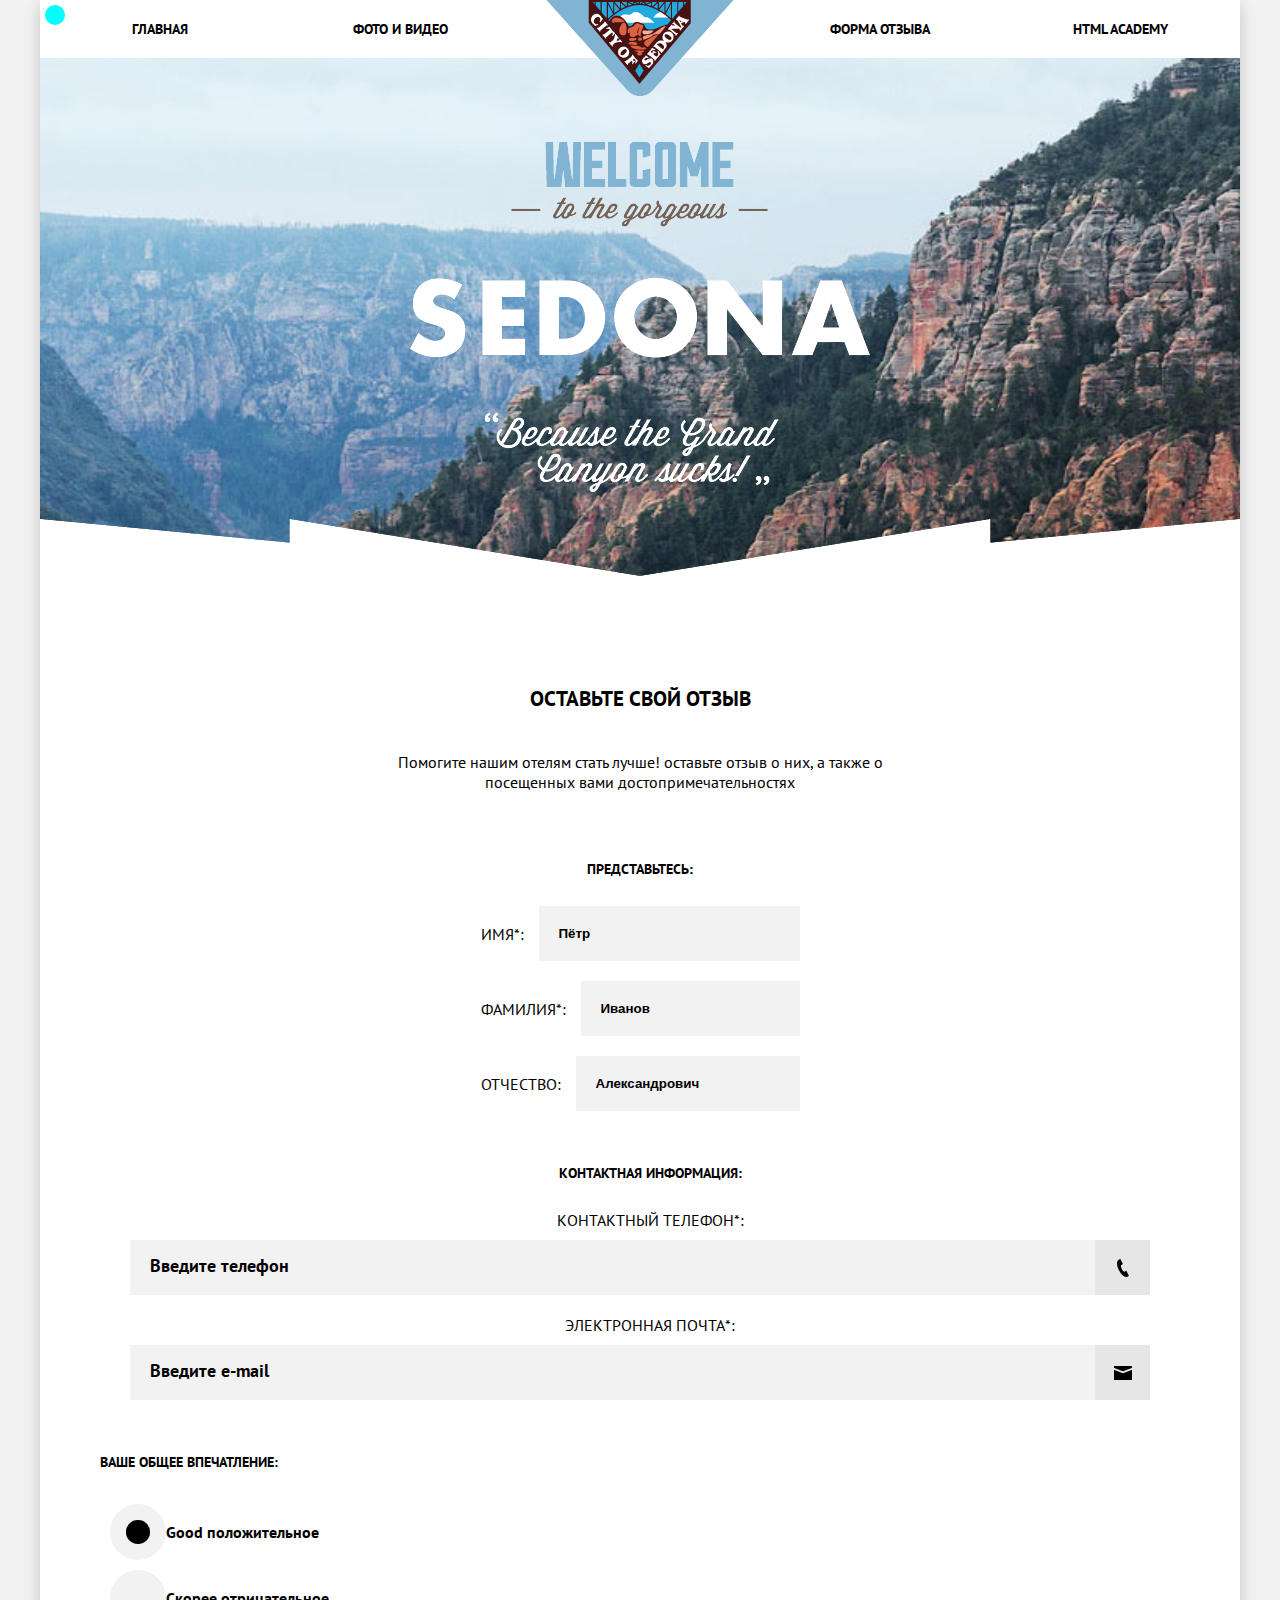
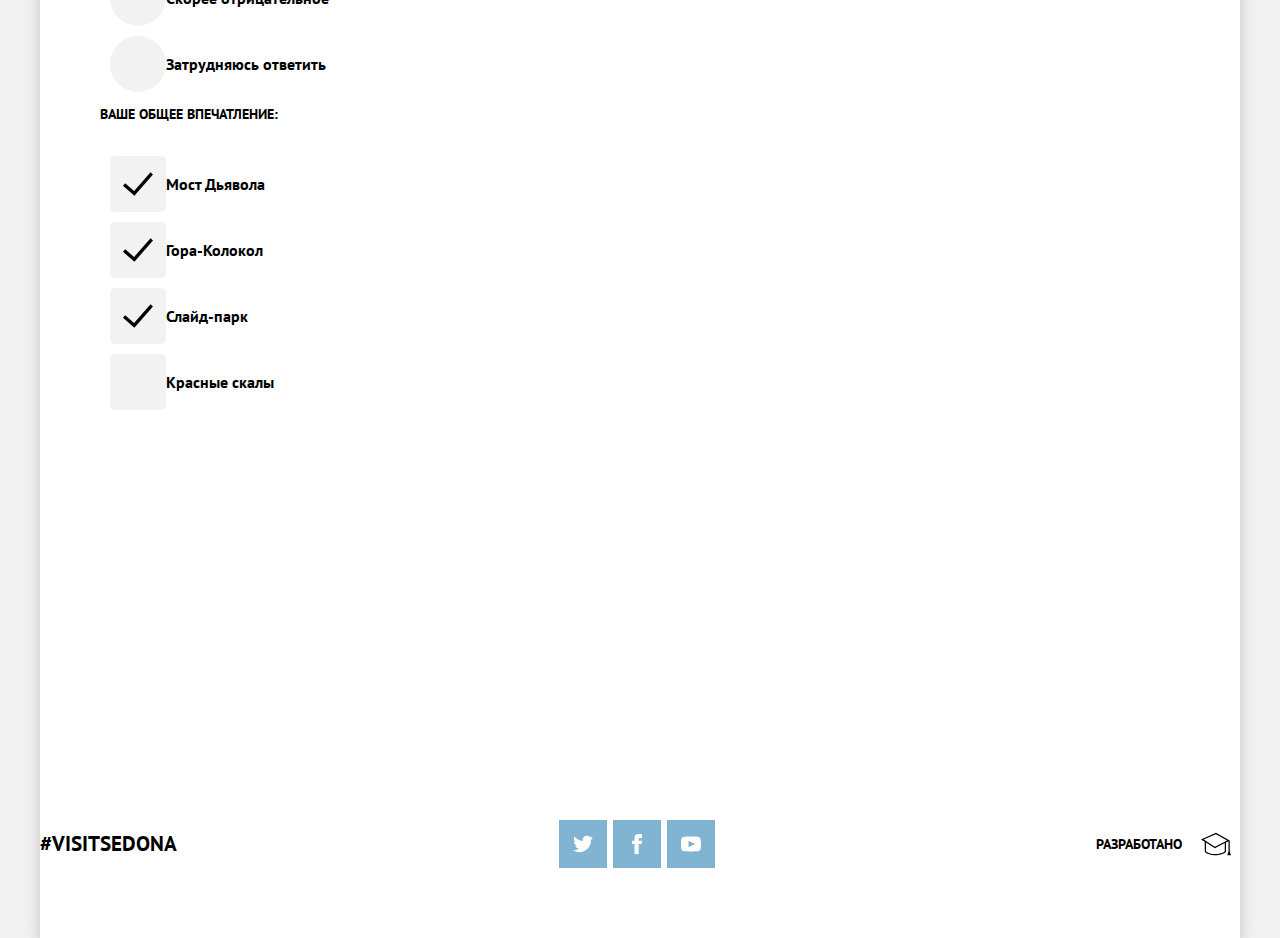
<file: form_old.html>
<!doctype html>
<html lang="ru">
<head>
    <meta charset="UTF-8">
    <meta name="viewport"
          content="width=device-width, user-scalable=no, initial-scale=1.0, maximum-scale=1.0, minimum-scale=1.0">
    <meta http-equiv="X-UA-Compatible" content="ie=edge">
<!--    <link rel="shortcut icon" href="http://www.iconj.com/ico/q/r/qro93523zz.ico" type="image/x-icon" />-->
    <link rel="stylesheet" href="css/main.css">
    <link href="https://fonts.googleapis.com/css?family=PT+Sans:400,700&display=swap&subset=cyrillic-ext" rel="stylesheet">

    <link href="[data-uri]" rel="icon" type="image/x-icon" />
    <title>SEDONNA-Form</title>
    <svg style="display: none;">
        <symbol viewBox="0 0 24 24" id="icon-house">
            <g>
                <path d="M20 7.093v-5.093h-3v2.093l3 3zm4 5.907l-12-12-12 12h3v10h18v-10h3zm-5 8h-14v-10.26l7-6.912 7 6.99v10.182zm-5-1h-4v-6h4v6z" fill="currentColor" stroke="none"/>
            </g>
        </symbol>
        <symbol viewBox="0 0 24 24" id="icon-eat">
            <g>
                <path d="M2.994 19.996h-.002c.031.791.267.979.954.999 1.241.013 15.514 0 16.098-.009.679-.022.92-.269.96-.943 0 0-11.384.036-18.01-.047zm3.791-3.992l-3.779-.008c-.585.008-.98.453-1.005.947-.026.523.354 1.033 1.005 1.053h18.008c.645-.034 1.01-.539.985-1.053-.027-.49-.438-.92-.999-.943-1.3-.016-6.41.003-6.554.004-.522.003-.988.277-1.296.459-.89.522-1.587 1.049-2.652 1.038-1.184-.012-1.822-.551-2.57-1.023-.289-.182-.63-.477-1.143-.474zm11.237-2.76c-.678 0-1.293-.307-1.837-.578-1.12-.557-1.213-.558-2.333 0-.543.271-1.159.578-1.838.578-.678 0-1.293-.307-1.837-.578-1.117-.557-1.214-.558-2.332 0-.544.271-1.159.578-1.838.578-.677 0-1.294-.307-1.837-.578-1.002-.499-1.472-.756-2.952.415-.143.113-.304.164-.462.164-.39 0-.756-.311-.756-.75 0-.219.096-.437.282-.584 2.08-1.661 3.239-1.244 4.559-.585.434.216.843.42 1.166.42.324 0 .734-.204 1.166-.42 1.543-.769 2.12-.776 3.676 0 .433.216.843.42 1.165.42.324 0 .734-.204 1.166-.42 1.543-.769 2.119-.776 3.676 0 .435.216.843.42 1.166.42.323 0 .732-.204 1.167-.42 1.301-.649 2.474-1.09 4.536.59.181.148.275.363.275.579 0 .412-.333.748-.751.748-.166 0-.334-.055-.475-.168-1.437-1.167-1.913-.908-2.914-.409-.544.271-1.16.578-1.838.578zm4.978-3.247h-22c.039-5.391 4.829-8.997 11.103-8.997 5.653 0 10.856 3.344 10.897 8.997zm-11.136-7c-3.646.051-7.319 1.58-8.527 4.981l-.007.019h17.34c-1.189-3.488-5.099-5.013-8.806-5zm-2.364 3c.276 0 .5.224.5.5 0 .275-.224.5-.5.5s-.5-.225-.5-.5c0-.276.224-.5.5-.5zm5 0c.276 0 .5.224.5.5 0 .275-.224.5-.5.5-.277 0-.5-.225-.5-.5 0-.276.223-.5.5-.5zm4 0c.276 0 .5.224.5.5 0 .275-.224.5-.5.5-.277 0-.5-.225-.5-.5 0-.276.223-.5.5-.5zm-12 0c.276 0 .5.224.5.5 0 .275-.224.5-.5.5s-.5-.225-.5-.5c0-.276.224-.5.5-.5zm5-1c.276 0 .5.224.5.5 0 .275-.224.5-.5.5s-.5-.225-.5-.5c0-.276.224-.5.5-.5zm5 0c.276 0 .5.224.5.5 0 .275-.224.5-.5.5-.277 0-.5-.225-.5-.5 0-.276.223-.5.5-.5zm-8-1c.276 0 .5.224.5.5 0 .275-.224.5-.5.5s-.5-.225-.5-.5c0-.276.224-.5.5-.5zm5 0c.276 0 .5.224.5.5 0 .275-.224.5-.5.5-.277 0-.5-.225-.5-.5 0-.276.223-.5.5-.5zm-10.577 10c.173-.002 3.778.005 4.077.007 1.443.009 2.422 1.672 3.508 1.666.968-.005 2.284-1.664 3.715-1.666.179-.001 6.189-.016 6.854-.007 1.655.061 2.843 1.35 2.919 2.846.048.931-.338 1.812-1.031 2.418.276 2.333-.924 3.656-2.871 3.725-.6.009-14.933.021-16.188.009-2.168-.068-3.111-1.549-2.88-3.743-.69-.606-1.07-1.485-1.022-2.409.076-1.496 1.264-2.785 2.919-2.846z" fill="currentColor" stroke="none"/>
            </g>
        </symbol>
        <symbol viewBox="0 0 24 24" id="icon-gift">
            <g>
                <path d="M11 24h-9v-12h9v12zm0-18h-11v4h11v-4zm2 18h9v-12h-9v12zm0-18v4h11v-4h-11zm4.369-6c-2.947 0-4.671 3.477-5.369 5h5.345c3.493 0 3.53-5 .024-5zm-.796 3.621h-2.043c.739-1.121 1.439-1.966 2.342-1.966 1.172 0 1.228 1.966-.299 1.966zm-9.918 1.379h5.345c-.698-1.523-2.422-5-5.369-5-3.506 0-3.469 5 .024 5zm.473-3.345c.903 0 1.603.845 2.342 1.966h-2.043c-1.527 0-1.471-1.966-.299-1.966z" fill="currentColor" stroke="none" />
            </g>
        </symbol>
        <symbol viewBox="0 0 503.467 503.467" id="icon-gift2">
            <g>
                <path d="M482.133,124.267H364.8c33.067-37.333,40.533-84.267,16-108.8c-9.6-9.6-22.4-14.933-37.333-14.933
			c-24.533,0-51.2,13.867-73.6,37.333c-7.467,7.467-13.867,16-18.133,24.533c-5.333-7.467-10.667-16-18.133-23.467
			C211.2,15.466,183.466,1.6,160,1.6c-14.933,0-27.733,5.333-37.333,13.867c-24.533,24.533-17.067,71.467,16,108.8H21.333
			C9.6,124.267,0,133.867,0,145.6v82.133c0,11.733,9.6,21.333,21.333,21.333h37.333V481.6c0,11.733,9.6,21.333,21.333,21.333
			h343.467c11.733,0,21.333-9.6,21.333-20.267v-233.6h36.267c11.733,0,21.333-9.6,22.4-20.267v-83.2
			C503.467,133.867,493.867,124.267,482.133,124.267z M154.667,45.333c1.067-2.133,4.267-2.133,6.4-2.133
			c8.533,0,25.6,6.4,42.667,23.467c22.4,24.533,25.6,49.067,20.267,55.467c-1.067,2.133-4.267,2.133-6.4,2.133
			c-8.533,0-25.6-6.4-42.667-23.467C152.533,76.267,149.333,51.733,154.667,45.333z M230.4,461.334H100.267V249.067H230.4V461.334z
			 M230.4,207.467H42.667v-41.6H230.4V207.467z M301.867,66.667c16-17.067,33.067-23.467,42.667-23.467c2.133,0,5.333,0,6.4,2.133
			c6.4,6.4,2.133,32-20.267,55.467c-16,17.067-33.067,23.467-42.667,23.467c-2.133,0-5.333,0-6.4-2.133
			C275.2,115.734,279.467,90.133,301.867,66.667z M402.133,461.334H273.067V249.067h129.067V461.334z M273.067,207.467v-41.6
			h186.667v41.6H273.067z" fill="currentColor"/>
            </g>
        </symbol>
        <symbol viewBox="0 0 24 24" id="icon-twitter">
            <g>
                <path d="M24 4.557c-.883.392-1.832.656-2.828.775 1.017-.609 1.798-1.574 2.165-2.724-.951.564-2.005.974-3.127 1.195-.897-.957-2.178-1.555-3.594-1.555-3.179 0-5.515 2.966-4.797 6.045-4.091-.205-7.719-2.165-10.148-5.144-1.29 2.213-.669 5.108 1.523 6.574-.806-.026-1.566-.247-2.229-.616-.054 2.281 1.581 4.415 3.949 4.89-.693.188-1.452.232-2.224.084.626 1.956 2.444 3.379 4.6 3.419-2.07 1.623-4.678 2.348-7.29 2.04 2.179 1.397 4.768 2.212 7.548 2.212 9.142 0 14.307-7.721 13.995-14.646.962-.695 1.797-1.562 2.457-2.549z" fill="currentColor"/>
            </g>
        </symbol>
        <symbol viewBox="0 0 24 24" id="icon-facebook">
            <g>
                <path d="M9 8h-3v4h3v12h5v-12h3.642l.358-4h-4v-1.667c0-.955.192-1.333 1.115-1.333h2.885v-5h-3.808c-3.596 0-5.192 1.583-5.192 4.615v3.385z" fill="currentColor"/>
            </g>
        </symbol>
        <symbol viewBox="0 0 24 24" id="icon-youtube">
            <g>
                <path d="M19.615 3.184c-3.604-.246-11.631-.245-15.23 0-3.897.266-4.356 2.62-4.385 8.816.029 6.185.484 8.549 4.385 8.816 3.6.245 11.626.246 15.23 0 3.897-.266 4.356-2.62 4.385-8.816-.029-6.185-.484-8.549-4.385-8.816zm-10.615 12.816v-8l8 3.993-8 4.007z" fill="currentColor" stroke="none"/>
            </g>
        </symbol>
        <symbol viewBox="0 0 24 24" id="icon-hat">
            <g>
                <path d="M22 9.74l-2 1.02v7.24c-1.007 2.041-5.606 3-8.5 3-3.175 0-7.389-.994-8.5-3v-7.796l-3-1.896 12-5.308 11 6.231v8.769l1 3h-3l1-3v-8.26zm-18 1.095v6.873c.958 1.28 4.217 2.292 7.5 2.292 2.894 0 6.589-.959 7.5-2.269v-6.462l-7.923 4.039-7.077-4.473zm-1.881-2.371l9.011 5.694 9.759-4.974-8.944-5.066-9.826 4.346z" fill="currentColor" stroke="none"/>
            </g>
        </symbol>
        <symbol viewBox="0 0 24 24" id="icon-like">
            <g>
                <path d="M5 22h-5v-12h5v12zm17.615-8.412c-.857-.115-.578-.734.031-.922.521-.16 1.354-.5 1.354-1.51 0-.672-.5-1.562-2.271-1.49-1.228.05-3.666-.198-4.979-.885.906-3.656.688-8.781-1.688-8.781-1.594 0-1.896 1.807-2.375 3.469-1.221 4.242-3.312 6.017-5.687 6.885v10.878c4.382.701 6.345 2.768 10.505 2.768 3.198 0 4.852-1.735 4.852-2.666 0-.335-.272-.573-.96-.626-.811-.062-.734-.812.031-.953 1.268-.234 1.826-.914 1.826-1.543 0-.529-.396-1.022-1.098-1.181-.837-.189-.664-.757.031-.812 1.133-.09 1.688-.764 1.688-1.41 0-.565-.424-1.109-1.26-1.221z" fill="currentColor" stroke="none"/>
            </g>
        </symbol>

        <symbol viewBox="0 0 512 512" id="icon-dot">
            <g>
                <path d="M256,0C114.837,0,0,114.837,0,256s114.837,256,256,256s256-114.837,256-256S397.163,0,256,0z" fill="currentColor"/>
            </g>
        </symbol>

        <symbol viewBox="0 0 24 24" id="icon-phone">
            <g>
                <path d="M20 22.621l-3.521-6.795c-.008.004-1.974.97-2.064 1.011-2.24 1.086-6.799-7.82-4.609-8.994l2.083-1.026-3.493-6.817-2.106 1.039c-7.202 3.755 4.233 25.982 11.6 22.615.121-.055 2.102-1.029 2.11-1.033z" fill="currentColor"/>
            </g>
        </symbol>
        <symbol viewBox="0 0 429.908 429.908" id="icon-mail">
            <g>
                <path d="M419.997,45.771H9.912C4.438,45.771,0,50.209,0,55.684V85.67c0,4.582,3.14,8.566,7.595,9.638l203.125,75.503
			c1.27,0.559,2.627,0.837,3.984,0.837c1.366,0,2.731-0.282,4.009-0.847l203.558-75.707c4.476-1.055,7.638-5.05,7.638-9.647V55.684
			C429.908,50.209,425.471,45.771,419.997,45.771z" fill="currentColor"/>
                <path d="M426.05,145.945c-2.433-1.876-5.6-2.517-8.571-1.736L217.518,220.17c0,0-1.631,0.703-2.776,0.703
			c-1.146,0-2.783-0.695-2.783-0.695L12.47,144.465c-2.975-0.795-6.152-0.162-8.595,1.714S0,150.96,0,154.041v220.186
			c0,5.475,4.438,9.91,9.912,9.91h410.085c5.474,0,9.911-4.438,9.911-9.91V153.794C429.908,150.723,428.483,147.822,426.05,145.945z
			" fill="currentColor"/>
            </g>
        </symbol>
        <symbol viewBox="0 0 24 24" id="icon-checked">
            <g>
                <path d="M21 6.285l-11.16 12.733-6.84-6.018 1.319-1.49 5.341 4.686 9.865-11.196 1.475 1.285z" fill="currentColor"/>
            </g>
        </symbol>
    </svg>
</head>

<body>
    <div class="content">
        <div class="breakpoint"></div>

        <div class="top-nav">
            <div class="top-nav__links">
                <a href="#" class="top-nav__item">
                    Главная
                </a>
                <a href="#" class="top-nav__item">
                    фото и видео
                </a>
                <div class="top-nav__item-logo">
                    <a href="#" class="logo top-nav__logo">
                        <img class="top-nav__logo-mobile" src="img/logo-mobile.png" alt=SEDONA">
                        <img class="top-nav__logo-tablet" src="img/logo-tablet.png" alt=SEDONA">
                        <img class="top-nav__logo-desktop" src="img/logo-desktop.png" alt=SEDONA">
                    </a>
                </div>
                <a href="#" class="top-nav__item">
                    Форма отзыва
                </a>
                <a href="#" class="top-nav__item">
                    HTML academy
                </a>
            </div>
            <div class="top-nav__burger">
                <div class="burger"></div>
            </div>
            <div class="top-nav__close">
                <div class="close"></div>
            </div>
        </div>

        <div class="main-picture">
            <img class="main-picture__first" src="img/text-index.png" alt="">

            <div class="main-picture__triangle"> </div>
        </div>

        <!--<div class="title-text">
            <h3 class="title-text__main">СЕДОНА — небольшой городок в АРИЗОНЕ,
                <br>
                зАСЛУЖИвающий большего!!
            </h3>
            <div class="title-text__marginal">Рассмотрим 5 причин, по которым Седона круче, чем гранд каньон!</div>
        </div>-->

        <div class="review">
            <div class="review-head">
                <h3 class="review-head__title">Оставьте свой отзыв</h3>
                <div class="review-head__text">Помогите нашим отелям стать лучше! оставьте отзыв о них, а также о посещенных вами достопримечательностях
                </div>
            </div>


            <div class="review-ident">
                <h4 class="review-ident__title">
                    Представьтесь:
                </h4>
                <div class="div">
                    <div class="review-nik">
                        Имя*:
                        <input type="text" class="review-nik__input"  placeholder="Пётр">
                    </div>
                    <div class="review-nik">
                        Фамилия*:
                        <input type="text" class="review-nik__input"  placeholder="Иванов">
                    </div>
                    <div class="review-nik">
                        Отчество:
                        <input type="text" class="review-nik__input"  placeholder="Александрович">
                    </div>
                </div>
            </div>


            <div class="review-info">
                <h4 class="review-info__title">
                    Контактная информация:
                </h4>
                <div class="review-info__name">
                    Контактный телефон*:
                </div>
                <div class="review-info__input">
                    <input class="review-info__content" type="text" placeholder="Введите телефон">
                    <div class="review-info__icon">
                        <svg class="svg">
                            <use xlink:href="#icon-phone "></use>
                        </svg>
                    </div>
                </div>

                <div class="review-info__name">
                    Электронная почта*:
                </div>
                <div class="review-info__input">
                    <input class="review-info__content" type="text" placeholder="Введите e-mail">
                    <div class="review-info__icon">
                        <svg class="svg">
                            <use xlink:href="#icon-mail"></use>
                        </svg>
                    </div>
                </div>
            </div>


            <div class="review-choose">
                <h4 class="review-choose__title">
                    ВАше Общее впечатление:
                </h4>

                <div class="review-choose__field sedona-radiobox review-choose__field--indents10">
                    <input class="sedona-radiobox__input" hidden checked type="radio" name="radio">
                    <div class="sedona-radiobox__radioed"></div>
                    <div class="sedona-radiobox__text sedona-radiobox__text--ml10">Good положительное</div>
                </div>

                <div class="review-choose__field sedona-radiobox review-choose__field--indents10">
                    <input class="sedona-radiobox__input" hidden type="radio" name="radio">
                    <div class="sedona-radiobox__radioed"></div>
                    <div class="sedona-radiobox__text sedona-radiobox__text--ml10">Скорее отрицательное</div>
                </div>

                <div class="review-choose__field sedona-radiobox review-choose__field--indents10">
                    <input class="sedona-radiobox__input" hidden type="radio" name="radio">
                    <div class="sedona-radiobox__radioed"></div>
                    <div class="sedona-radiobox__text sedona-radiobox__text--ml10">Затрудняюсь ответить</div>
                </div>
            </div>

            <div class="review-select">
                <h4 class="review-select__title">
                    ВАше Общее впечатление:
                </h4>

                <label class="review-select__field sedona-checkbox review-select__field--indents10">
                    <input class="sedona-checkbox__input" hidden checked type="checkbox">
                    <div class="sedona-checkbox__checked">
                        <svg class="svg">
                            <use xlink:href="#icon-checked"></use>
                        </svg>
                    </div>
                    <div class="sedona-checkbox__text sedona-checkbox__text--ml10">Мост Дьявола</div>
                </label>
                <label class="review-select__field sedona-checkbox review-select__field--indents10">
                    <input class="sedona-checkbox__input" hidden checked type="checkbox">
                    <div class="sedona-checkbox__checked">
                        <svg class="svg">
                            <use xlink:href="#icon-checked"></use>
                        </svg>
                    </div>
                    <div class="sedona-checkbox__text sedona-checkbox__text--ml10">Гора-Колокол</div>
                </label>
                <label class="review-select__field sedona-checkbox review-select__field--indents10">
                    <input class="sedona-checkbox__input" hidden checked type="checkbox">
                    <div class="sedona-checkbox__checked">
                        <svg class="svg">
                            <use xlink:href="#icon-checked"></use>
                        </svg>
                    </div>
                    <div class="sedona-checkbox__text sedona-checkbox__text--ml10">Слайд-парк</div>
                </label>
                <label class="review-select__field sedona-checkbox review-select__field--indents10">
                    <input class="sedona-checkbox__input" hidden type="checkbox">
                    <div class="sedona-checkbox__checked">
                        <svg class="svg">
                            <use xlink:href="#icon-checked"></use>
                        </svg>
                    </div>
                    <div class="sedona-checkbox__text sedona-checkbox__text--ml10">Красные скалы</div>
                </label>

            </div>

        </div>

        <div class="h-400"></div>

        <div class="footer">
            <h3 class="footer__text">#visitSEDONA</h3>
            <div class="social-icons">
                <div class="social__tweeter icon">
                    <svg class="svg">
                        <use xlink:href="#icon-twitter"></use>
                    </svg>
                </div>
                <div class="social__facebook icon">
                    <svg class="svg">
                        <use xlink:href="#icon-facebook"></use>
                    </svg>
                </div>
                <div class="social__youtube icon">
                    <svg class="svg">
                        <use xlink:href="#icon-youtube"></use>
                    </svg>
                </div>
            </div>

            <div class="footer__made-by">
                Разработано
                <div class="footer__logo icon">
                    <svg class="svg">
                        <use xlink:href="#icon-hat"></use>
                    </svg>
                </div>
            </div>
        </div>
    </div>

</body>
</html>
</file>
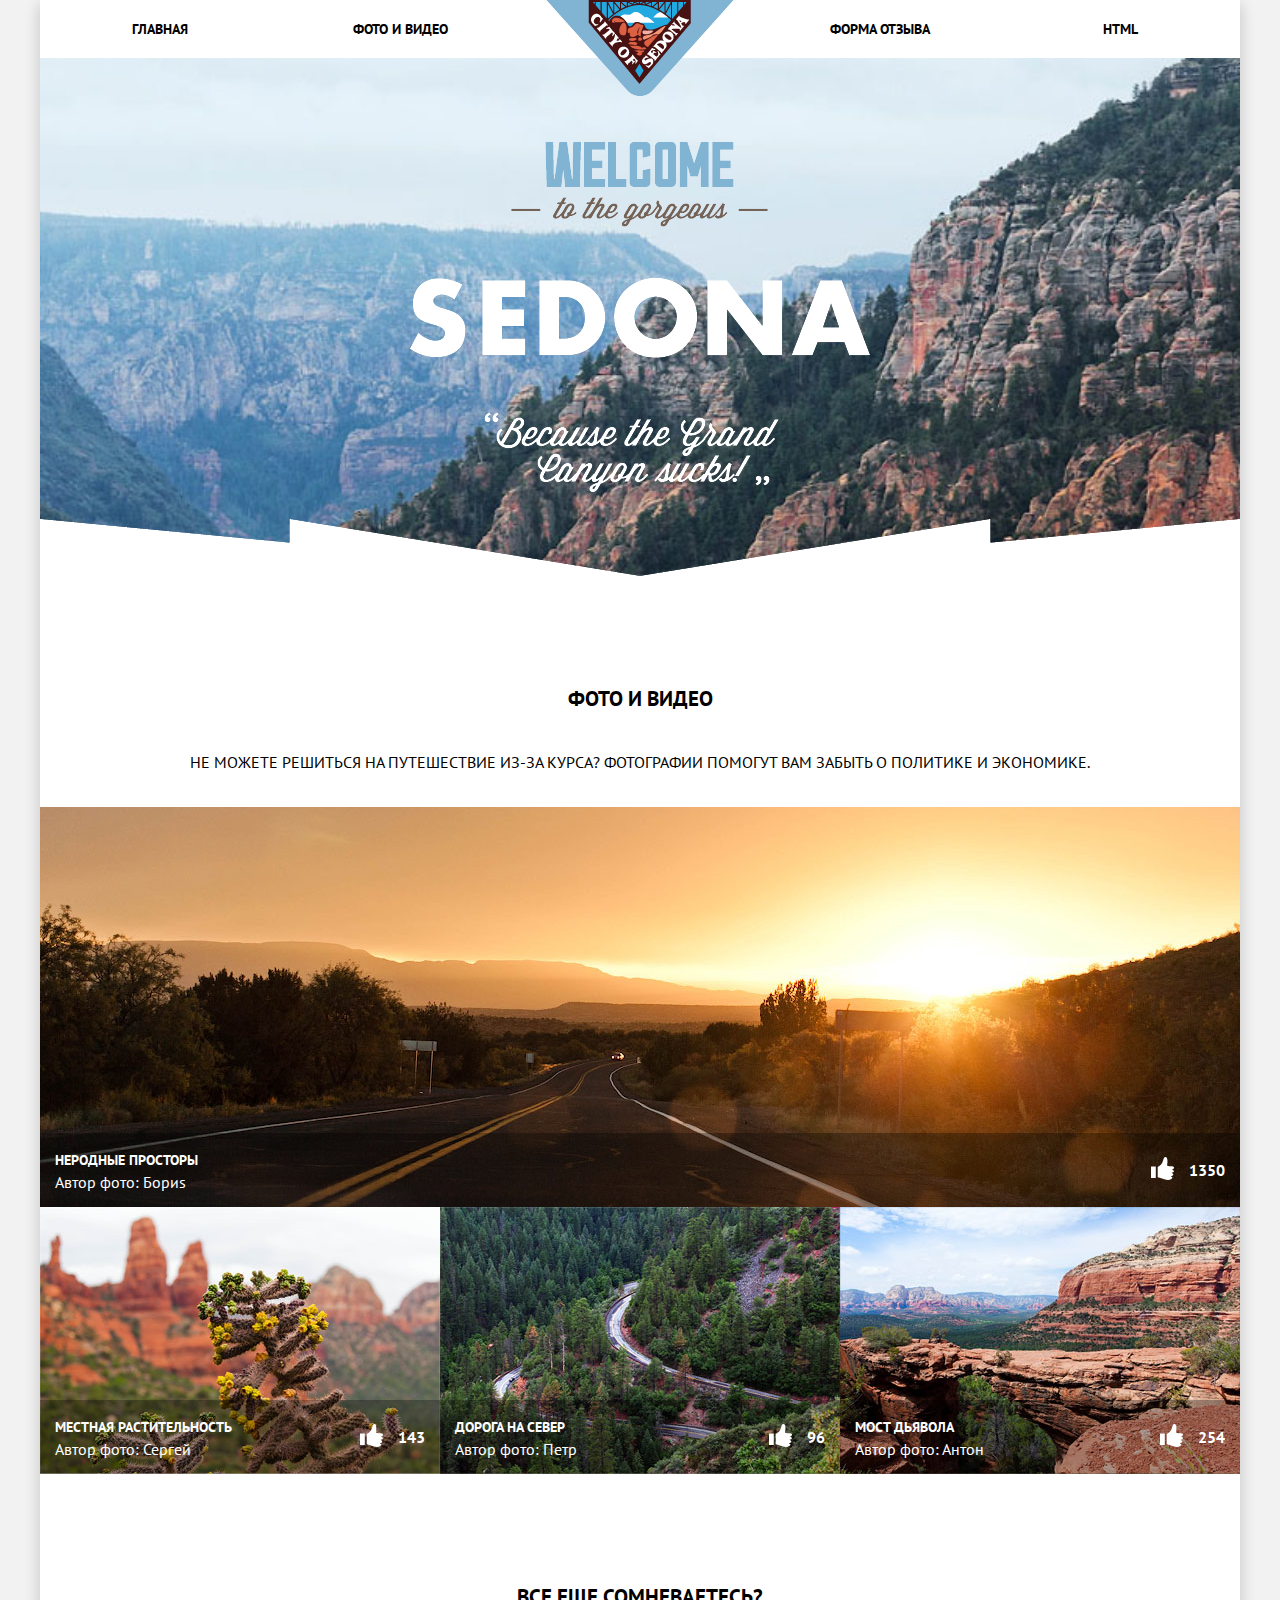
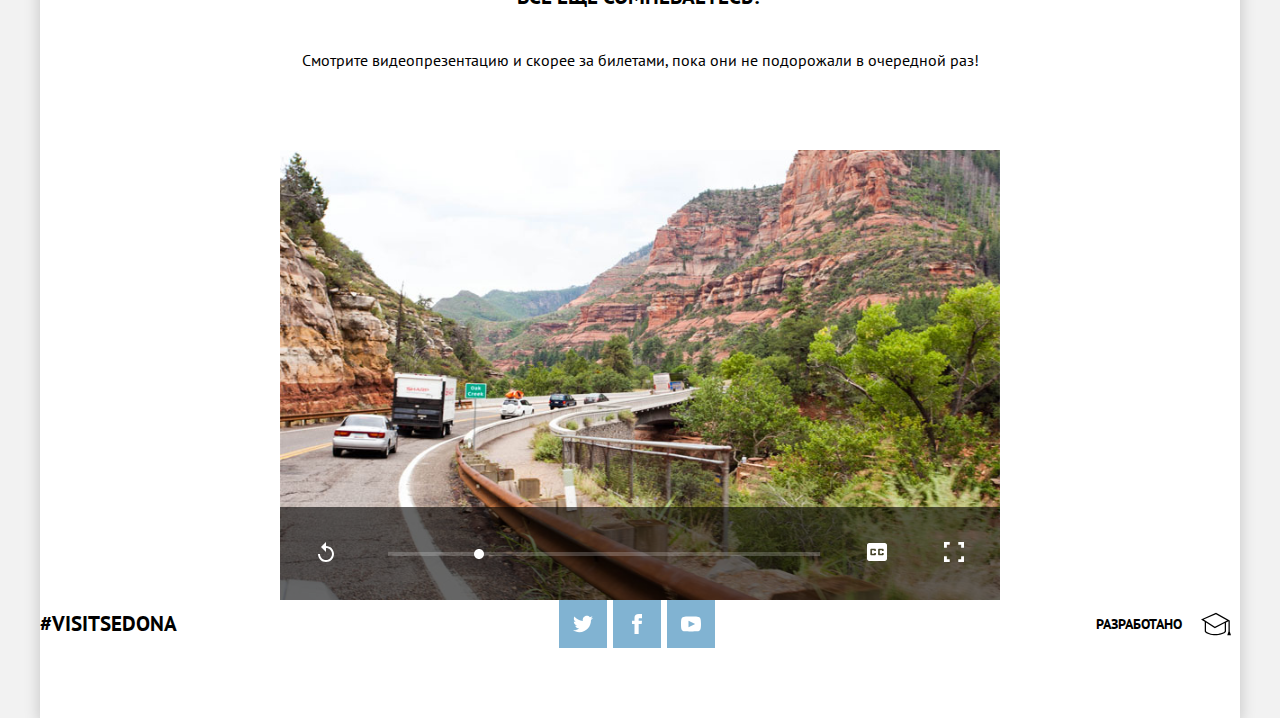
<file: photo.html>
<!doctype html>
<html lang="ru">
<head>
    <meta charset="UTF-8">
    <meta name="viewport"
          content="width=device-width, user-scalable=no, initial-scale=1.0, maximum-scale=1.0, minimum-scale=1.0">
    <meta http-equiv="X-UA-Compatible" content="ie=edge">
    <!--    <link rel="shortcut icon" href="http://www.iconj.com/ico/q/r/qro93523zz.ico" type="image/x-icon" />-->
    <link rel="stylesheet" href="css/main.css">
    <link href="https://fonts.googleapis.com/css?family=PT+Sans:400,700&display=swap&subset=cyrillic-ext"
          rel="stylesheet">

    <link href="[data-uri]"
          rel="icon" type="image/x-icon"/>
    <title>SEDONNA-Photo</title>
    <svg style="display: none;">
        <symbol viewBox="0 0 24 24" id="icon-house">
            <g>
                <path d="M20 7.093v-5.093h-3v2.093l3 3zm4 5.907l-12-12-12 12h3v10h18v-10h3zm-5 8h-14v-10.26l7-6.912 7 6.99v10.182zm-5-1h-4v-6h4v6z"
                      fill="currentColor" stroke="none"/>
            </g>
        </symbol>
        <symbol viewBox="0 0 24 24" id="icon-eat">
            <g>
                <path d="M2.994 19.996h-.002c.031.791.267.979.954.999 1.241.013 15.514 0 16.098-.009.679-.022.92-.269.96-.943 0 0-11.384.036-18.01-.047zm3.791-3.992l-3.779-.008c-.585.008-.98.453-1.005.947-.026.523.354 1.033 1.005 1.053h18.008c.645-.034 1.01-.539.985-1.053-.027-.49-.438-.92-.999-.943-1.3-.016-6.41.003-6.554.004-.522.003-.988.277-1.296.459-.89.522-1.587 1.049-2.652 1.038-1.184-.012-1.822-.551-2.57-1.023-.289-.182-.63-.477-1.143-.474zm11.237-2.76c-.678 0-1.293-.307-1.837-.578-1.12-.557-1.213-.558-2.333 0-.543.271-1.159.578-1.838.578-.678 0-1.293-.307-1.837-.578-1.117-.557-1.214-.558-2.332 0-.544.271-1.159.578-1.838.578-.677 0-1.294-.307-1.837-.578-1.002-.499-1.472-.756-2.952.415-.143.113-.304.164-.462.164-.39 0-.756-.311-.756-.75 0-.219.096-.437.282-.584 2.08-1.661 3.239-1.244 4.559-.585.434.216.843.42 1.166.42.324 0 .734-.204 1.166-.42 1.543-.769 2.12-.776 3.676 0 .433.216.843.42 1.165.42.324 0 .734-.204 1.166-.42 1.543-.769 2.119-.776 3.676 0 .435.216.843.42 1.166.42.323 0 .732-.204 1.167-.42 1.301-.649 2.474-1.09 4.536.59.181.148.275.363.275.579 0 .412-.333.748-.751.748-.166 0-.334-.055-.475-.168-1.437-1.167-1.913-.908-2.914-.409-.544.271-1.16.578-1.838.578zm4.978-3.247h-22c.039-5.391 4.829-8.997 11.103-8.997 5.653 0 10.856 3.344 10.897 8.997zm-11.136-7c-3.646.051-7.319 1.58-8.527 4.981l-.007.019h17.34c-1.189-3.488-5.099-5.013-8.806-5zm-2.364 3c.276 0 .5.224.5.5 0 .275-.224.5-.5.5s-.5-.225-.5-.5c0-.276.224-.5.5-.5zm5 0c.276 0 .5.224.5.5 0 .275-.224.5-.5.5-.277 0-.5-.225-.5-.5 0-.276.223-.5.5-.5zm4 0c.276 0 .5.224.5.5 0 .275-.224.5-.5.5-.277 0-.5-.225-.5-.5 0-.276.223-.5.5-.5zm-12 0c.276 0 .5.224.5.5 0 .275-.224.5-.5.5s-.5-.225-.5-.5c0-.276.224-.5.5-.5zm5-1c.276 0 .5.224.5.5 0 .275-.224.5-.5.5s-.5-.225-.5-.5c0-.276.224-.5.5-.5zm5 0c.276 0 .5.224.5.5 0 .275-.224.5-.5.5-.277 0-.5-.225-.5-.5 0-.276.223-.5.5-.5zm-8-1c.276 0 .5.224.5.5 0 .275-.224.5-.5.5s-.5-.225-.5-.5c0-.276.224-.5.5-.5zm5 0c.276 0 .5.224.5.5 0 .275-.224.5-.5.5-.277 0-.5-.225-.5-.5 0-.276.223-.5.5-.5zm-10.577 10c.173-.002 3.778.005 4.077.007 1.443.009 2.422 1.672 3.508 1.666.968-.005 2.284-1.664 3.715-1.666.179-.001 6.189-.016 6.854-.007 1.655.061 2.843 1.35 2.919 2.846.048.931-.338 1.812-1.031 2.418.276 2.333-.924 3.656-2.871 3.725-.6.009-14.933.021-16.188.009-2.168-.068-3.111-1.549-2.88-3.743-.69-.606-1.07-1.485-1.022-2.409.076-1.496 1.264-2.785 2.919-2.846z"
                      fill="currentColor" stroke="none"/>
            </g>
        </symbol>
        <symbol viewBox="0 0 24 24" id="icon-gift">
            <g>
                <path d="M11 24h-9v-12h9v12zm0-18h-11v4h11v-4zm2 18h9v-12h-9v12zm0-18v4h11v-4h-11zm4.369-6c-2.947 0-4.671 3.477-5.369 5h5.345c3.493 0 3.53-5 .024-5zm-.796 3.621h-2.043c.739-1.121 1.439-1.966 2.342-1.966 1.172 0 1.228 1.966-.299 1.966zm-9.918 1.379h5.345c-.698-1.523-2.422-5-5.369-5-3.506 0-3.469 5 .024 5zm.473-3.345c.903 0 1.603.845 2.342 1.966h-2.043c-1.527 0-1.471-1.966-.299-1.966z"
                      fill="currentColor" stroke="none"/>
            </g>
        </symbol>
        <symbol viewBox="0 0 503.467 503.467" id="icon-gift2">
            <g>
                <path d="M482.133,124.267H364.8c33.067-37.333,40.533-84.267,16-108.8c-9.6-9.6-22.4-14.933-37.333-14.933
			c-24.533,0-51.2,13.867-73.6,37.333c-7.467,7.467-13.867,16-18.133,24.533c-5.333-7.467-10.667-16-18.133-23.467
			C211.2,15.466,183.466,1.6,160,1.6c-14.933,0-27.733,5.333-37.333,13.867c-24.533,24.533-17.067,71.467,16,108.8H21.333
			C9.6,124.267,0,133.867,0,145.6v82.133c0,11.733,9.6,21.333,21.333,21.333h37.333V481.6c0,11.733,9.6,21.333,21.333,21.333
			h343.467c11.733,0,21.333-9.6,21.333-20.267v-233.6h36.267c11.733,0,21.333-9.6,22.4-20.267v-83.2
			C503.467,133.867,493.867,124.267,482.133,124.267z M154.667,45.333c1.067-2.133,4.267-2.133,6.4-2.133
			c8.533,0,25.6,6.4,42.667,23.467c22.4,24.533,25.6,49.067,20.267,55.467c-1.067,2.133-4.267,2.133-6.4,2.133
			c-8.533,0-25.6-6.4-42.667-23.467C152.533,76.267,149.333,51.733,154.667,45.333z M230.4,461.334H100.267V249.067H230.4V461.334z
			 M230.4,207.467H42.667v-41.6H230.4V207.467z M301.867,66.667c16-17.067,33.067-23.467,42.667-23.467c2.133,0,5.333,0,6.4,2.133
			c6.4,6.4,2.133,32-20.267,55.467c-16,17.067-33.067,23.467-42.667,23.467c-2.133,0-5.333,0-6.4-2.133
			C275.2,115.734,279.467,90.133,301.867,66.667z M402.133,461.334H273.067V249.067h129.067V461.334z M273.067,207.467v-41.6
			h186.667v41.6H273.067z" fill="currentColor"/>
            </g>
        </symbol>
        <symbol viewBox="0 0 24 24" id="icon-twitter">
            <g>
                <path d="M24 4.557c-.883.392-1.832.656-2.828.775 1.017-.609 1.798-1.574 2.165-2.724-.951.564-2.005.974-3.127 1.195-.897-.957-2.178-1.555-3.594-1.555-3.179 0-5.515 2.966-4.797 6.045-4.091-.205-7.719-2.165-10.148-5.144-1.29 2.213-.669 5.108 1.523 6.574-.806-.026-1.566-.247-2.229-.616-.054 2.281 1.581 4.415 3.949 4.89-.693.188-1.452.232-2.224.084.626 1.956 2.444 3.379 4.6 3.419-2.07 1.623-4.678 2.348-7.29 2.04 2.179 1.397 4.768 2.212 7.548 2.212 9.142 0 14.307-7.721 13.995-14.646.962-.695 1.797-1.562 2.457-2.549z"
                      fill="currentColor"/>
            </g>
        </symbol>
        <symbol viewBox="0 0 24 24" id="icon-facebook">
            <g>
                <path d="M9 8h-3v4h3v12h5v-12h3.642l.358-4h-4v-1.667c0-.955.192-1.333 1.115-1.333h2.885v-5h-3.808c-3.596 0-5.192 1.583-5.192 4.615v3.385z"
                      fill="currentColor"/>
            </g>
        </symbol>
        <symbol viewBox="0 0 24 24" id="icon-youtube">
            <g>
                <path d="M19.615 3.184c-3.604-.246-11.631-.245-15.23 0-3.897.266-4.356 2.62-4.385 8.816.029 6.185.484 8.549 4.385 8.816 3.6.245 11.626.246 15.23 0 3.897-.266 4.356-2.62 4.385-8.816-.029-6.185-.484-8.549-4.385-8.816zm-10.615 12.816v-8l8 3.993-8 4.007z"
                      fill="currentColor" stroke="none"/>
            </g>
        </symbol>
        <symbol viewBox="0 0 24 24" id="icon-hat">
            <g>
                <path d="M22 9.74l-2 1.02v7.24c-1.007 2.041-5.606 3-8.5 3-3.175 0-7.389-.994-8.5-3v-7.796l-3-1.896 12-5.308 11 6.231v8.769l1 3h-3l1-3v-8.26zm-18 1.095v6.873c.958 1.28 4.217 2.292 7.5 2.292 2.894 0 6.589-.959 7.5-2.269v-6.462l-7.923 4.039-7.077-4.473zm-1.881-2.371l9.011 5.694 9.759-4.974-8.944-5.066-9.826 4.346z"
                      fill="currentColor" stroke="none"/>
            </g>
        </symbol>
        <symbol viewBox="0 0 24 24" id="icon-like">
            <g>
                <path d="M5 22h-5v-12h5v12zm17.615-8.412c-.857-.115-.578-.734.031-.922.521-.16 1.354-.5 1.354-1.51 0-.672-.5-1.562-2.271-1.49-1.228.05-3.666-.198-4.979-.885.906-3.656.688-8.781-1.688-8.781-1.594 0-1.896 1.807-2.375 3.469-1.221 4.242-3.312 6.017-5.687 6.885v10.878c4.382.701 6.345 2.768 10.505 2.768 3.198 0 4.852-1.735 4.852-2.666 0-.335-.272-.573-.96-.626-.811-.062-.734-.812.031-.953 1.268-.234 1.826-.914 1.826-1.543 0-.529-.396-1.022-1.098-1.181-.837-.189-.664-.757.031-.812 1.133-.09 1.688-.764 1.688-1.41 0-.565-.424-1.109-1.26-1.221z"
                      fill="currentColor" stroke="none"/>
            </g>
        </symbol>

        <symbol viewBox="0 0 512 512" id="icon-dot">
            <g>
                <path d="M256,0C114.837,0,0,114.837,0,256s114.837,256,256,256s256-114.837,256-256S397.163,0,256,0z"
                      fill="currentColor"/>
            </g>
        </symbol>
        <symbol viewBox="0 0 426.667 426.667" id="icon-replay">
            <g>
                <path d="M213.333,85.333V0L106.667,106.667l106.667,106.667V128c70.72,0,128,57.28,128,128s-57.28,128-128,128s-128-57.28-128-128H42.667c0,94.293,76.373,170.667,170.667,170.667S384,350.293,384,256S307.627,85.333,213.333,85.333z"
                      fill="currentColor"/>
            </g>
        </symbol>
        <symbol viewBox="0 0 459 459" id="icon-subtitle">
            <g>
                <path d="M408,25.5H51c-28.05,0-51,22.95-51,51v306c0,28.05,22.95,51,51,51h357c28.05,0,51-22.95,51-51v-306
			C459,48.45,436.05,25.5,408,25.5z M204,204h-38.25v-12.75h-51v76.5h51V255H204v25.5c0,15.3-10.2,25.5-25.5,25.5H102
			c-15.3,0-25.5-10.2-25.5-25.5v-102c0-15.3,10.2-25.5,25.5-25.5h76.5c15.3,0,25.5,10.2,25.5,25.5V204z M382.5,204h-38.25v-12.75
			h-51v76.5h51V255h38.25v25.5c0,15.3-10.2,25.5-25.5,25.5h-76.5c-15.3,0-25.5-10.2-25.5-25.5v-102c0-15.3,10.2-25.5,25.5-25.5H357
			c15.3,0,25.5,10.2,25.5,25.5V204z" fill="currentColor"/>
            </g>
        </symbol>
        <symbol viewBox="0 0 451.111 451.111" id="icon-fullscreen">
            <g>
                <path d="m64.444 128.889h-64.444v-128.889h128.889v64.444h-64.445z" fill="currentColor"/>
                <path d="m128.889 451.111h-128.889v-128.889h64.444v64.444h64.444v64.445z" fill="currentColor"/>
                <path d="m451.111 128.889h-64.444v-64.445h-64.444v-64.444h128.889v128.889z" fill="currentColor"/>
                <path d="m451.111 451.111h-128.889v-64.444h64.444v-64.444h64.444v128.888z" fill="currentColor"/>
            </g>
        </symbol>
    </svg>
</head>

<body>
<div class="content">
<!--    <div class="breakpoint"></div>-->

    <div class="top-nav">
        <div class="top-nav__links">
            <a href="index.html" class="top-nav__item">
                Главная
            </a>
            <a href="#" class="top-nav__item">
                фото и видео
            </a>
            <div class="top-nav__item-logo">
                <a href="index.html" class="logo top-nav__logo">
                    <img class="top-nav__logo-mobile" src="img/logo-mobile.png" alt=SEDONA">
                    <img class="top-nav__logo-tablet" src="img/logo-tablet.png" alt=SEDONA">
                    <img class="top-nav__logo-desktop" src="img/logo-desktop.png" alt=SEDONA">
                </a>
            </div>
            <a href="form.html" class="top-nav__item">
                Форма отзыва
            </a>
            <a href="#" class="top-nav__item">
                HTML
            </a>
        </div>
        <div class="top-nav__burger">
            <div class="burger"></div>
        </div>
        <div class="top-nav__close">
            <div class="close"></div>
        </div>
    </div>

    <div class="main-picture">
        <img class="main-picture__first" src="img/text-index.png" alt="">

        <div class="main-picture__triangle"></div>
    </div>

    <!--<div class="title-text">
        <h3 class="title-text__main">СЕДОНА — небольшой городок в АРИЗОНЕ,
            <br>
            зАСЛУЖИвающий большего!!
        </h3>
        <div class="title-text__marginal">Рассмотрим 5 причин, по которым Седона круче, чем гранд каньон!</div>
    </div>-->

    <div class="photo">
        <div class="photo-head">
            <h3 class="photo-head__title">Фото и видео</h3>
            <div class="photo-head__text">Не можете решиться на путешествие из-за курса? Фотографии помогут вам забыть о
                политике и экономике.
            </div>
        </div>

        <div class="photo-div">
            <a href="#" class="photo-picture photo-picture--big">
                <img class="photo-picture__img" src="img/photo-1-desktop.jpg" alt="">
                <div class="photo-picture__description picture-description picture-description--big">
                    <div class="picture-description__content">
                        <h4>неродные просторы</h4>
                        Автор фото: Бориs
                    </div>
                    <div class="picture-description__like-block">
                        <div class="picture-description__like">
                            <svg class="svg">
                                <use xlink:href="#icon-like"></use>
                            </svg>
                        </div>
                        <div class="picture-description__quantity">
                            1350
                        </div>
                    </div>
                </div>
            </a>

            <a href="#" class="photo-picture">
                <img class="photo-picture__img" src="img/photo-2-desktop.jpg" alt="">
                <div class="photo-picture__description picture-description">
                    <div class="picture-description__content">
                        <h4>Местная растительность</h4>
                        Автор фото: Сергей
                    </div>
                    <div class="picture-description__like-block">
                        <div class="picture-description__like">
                            <svg class="svg">
                                <use xlink:href="#icon-like"></use>
                            </svg>
                        </div>
                        <div class="picture-description__quantity">
                            143
                        </div>
                    </div>
                </div>
            </a>
            <a href="#" class="photo-picture">
                <img class="photo-picture__img" src="img/photo-3-desktop.jpg" alt="">
                <div class="photo-picture__description picture-description">
                    <div class="picture-description__content">
                        <h4>Дорога на север</h4>
                        Автор фото: Петр
                    </div>
                    <div class="picture-description__like-block">
                        <div class="picture-description__like">
                            <svg class="svg">
                                <use xlink:href="#icon-like"></use>
                            </svg>
                        </div>
                        <div class="picture-description__quantity">
                            96
                        </div>
                    </div>
                </div>
            </a>
            <a href="#" class="photo-picture">
                <img class="photo-picture__img" src="img/photo-4-desktop.jpg" alt="">
                <div class="photo-picture__description picture-description">
                    <div class="picture-description__content">
                        <h4>Мост дьявола</h4>
                        Автор фото: Антон
                    </div>
                    <div class="picture-description__like-block">
                        <div class="picture-description__like">
                            <svg class="svg">
                                <use xlink:href="#icon-like"></use>
                            </svg>
                        </div>
                        <div class="picture-description__quantity">
                            254
                        </div>
                    </div>
                </div>
            </a>
        </div>
    </div>

    <div class="video">
        <div class="video-head">
            <h3 class="video-head__title">Все еще сомневаетесь?</h3>
            <div class="video-head__text">Смотрите видеопрезентацию и скорее за билетами, пока они не подорожали в
                очередной раз!
            </div>
        </div>

        <div class="video-div">
            <img class="video-div__img" src="img/video-desktop.jpg" alt="">

            <div class="player">
                <div class="player__played">
                    <a href="#" class="player__replay">
                        <svg class="svg">
                            <use xlink:href="#icon-replay"></use>
                        </svg>
                    </a>
                    <div class="player__line">
                        <svg class="svg">
                            <use xlink:href="#icon-dot"></use>
                        </svg>
                    </div>
                    <a href="#" class="player__subtitles">
                        <svg class="svg">
                            <use xlink:href="#icon-subtitle"></use>
                        </svg>
                    </a>
                    <a href="#" class="player__fullscreen">
                        <svg class="svg">
                            <use xlink:href="#icon-fullscreen"></use>
                        </svg>
                    </a>
                </div>
                <div class="player__mobile">
                    <div class="player-mobile__replay">
                        <svg class="svg">
                            <use xlink:href="#icon-replay"></use>
                        </svg>
                    </div>
                    <div class="player-mobile__subtitles">
                        <svg class="svg">
                            <use xlink:href="#icon-subtitle"></use>
                        </svg>
                    </div>
                    <div class="player-mobile__fullscreen">
                        <svg class="svg">
                            <use xlink:href="#icon-fullscreen"></use>
                        </svg>
                    </div>
                </div>
            </div>
        </div>

    </div>

    <div class="footer">
        <h3 class="footer__text">#visitSEDONA</h3>
        <div class="social-icons">
            <div class="social__tweeter icon">
                <svg class="svg">
                    <use xlink:href="#icon-twitter"></use>
                </svg>
            </div>
            <div class="social__facebook icon">
                <svg class="svg">
                    <use xlink:href="#icon-facebook"></use>
                </svg>
            </div>
            <div class="social__youtube icon">
                <svg class="svg">
                    <use xlink:href="#icon-youtube"></use>
                </svg>
            </div>
        </div>

        <div class="footer__made-by">
            Разработано
            <div class="footer__logo icon">
                <svg class="svg">
                    <use xlink:href="#icon-hat"></use>
                </svg>
            </div>
        </div>
    </div>
</div>

</body>
</html>
</file>
<file: css/main.css>
* {
  margin: 0;
  padding: 0;
  -webkit-box-sizing: border-box;
          box-sizing: border-box; }

body {
  font-family: 'PT Sans', sans-serif;
  background-color: #f2f2f2;
  min-width: 300px; }
  body a {
    text-decoration: none;
    color: #000; }
  body input {
    -webkit-box-shadow: none;
            box-shadow: none;
    resize: none;
    outline: none;
    border: none; }
  body textarea {
    -webkit-box-shadow: none;
            box-shadow: none;
    resize: none;
    outline: none;
    border: none; }

.h-400 {
  height: 400px; }

.dot {
  width: 10px;
  height: 10px;
  border-radius: 50%;
  background-color: #000; }

.visible-after-mobile {
  display: none; }
  @media (min-width: 540px) {
    .visible-after-mobile {
      display: block; } }

@media (min-width: 1200px) {
  .visible-before-desktop {
    display: none; } }

.image-pos-mobile {
  position: absolute;
  left: 50%;
  -webkit-transform: translateX(-50%);
          transform: translateX(-50%);
  opacity: .3;
  z-index: 11;
  pointer-events: none;
  top: 13px;
  display: none; }

.image-pos-tablet {
  position: absolute;
  left: 50%;
  -webkit-transform: translateX(-50%);
          transform: translateX(-50%);
  opacity: .3;
  z-index: 11;
  pointer-events: none;
  display: none; }

.image-pos-desktop {
  position: absolute;
  left: 50%;
  -webkit-transform: translateX(-50%);
          transform: translateX(-50%);
  opacity: .3;
  z-index: 11;
  pointer-events: none;
  display: none; }

.w-100 {
  width: 100% !important; }

.dn {
  display: none; }

.content {
  background-color: #fff;
  -webkit-box-shadow: 0 5px 15px rgba(0, 0, 0, 0.2);
          box-shadow: 0 5px 15px rgba(0, 0, 0, 0.2);
  max-width: 1200px;
  margin: 0 auto; }

.top-nav {
  position: relative; }
  .top-nav__burger {
    display: -webkit-box;
    display: -ms-flexbox;
    display: flex;
    -webkit-box-pack: end;
        -ms-flex-pack: end;
            justify-content: flex-end;
    padding: 18px 20px;
    background-color: #fff;
    color: #81b3d2;
    position: relative; }
    .top-nav__burger:after {
      content: '';
      position: absolute;
      top: -8px;
      right: 0;
      left: 0;
      height: 8px;
      pointer-events: none;
      background: -webkit-gradient(linear, left top, left bottom, from(rgba(0, 0, 0, 0)), to(rgba(0, 0, 0, 0.2)));
      background: linear-gradient(to bottom, rgba(0, 0, 0, 0) 0%, rgba(0, 0, 0, 0.2) 100%); }
    @media (min-width: 540px) {
      .top-nav__burger {
        display: none; } }
  .top-nav__close {
    color: #fff; }
    @media (min-width: 540px) {
      .top-nav__close {
        display: none; } }
  .top-nav__links {
    display: -webkit-box;
    display: -ms-flexbox;
    display: flex;
    -webkit-box-orient: vertical;
    -webkit-box-direction: normal;
        -ms-flex-direction: column;
            flex-direction: column;
    background-color: #81b3d2;
    position: relative; }
    @media (min-width: 540px) {
      .top-nav__links {
        -webkit-box-orient: horizontal;
        -webkit-box-direction: normal;
            -ms-flex-direction: row;
                flex-direction: row;
        background: none; } }
  .top-nav__item {
    position: relative;
    color: #fff;
    text-decoration: none;
    text-transform: uppercase;
    font: bold 18px/24px "PT Sans", sans-serif;
    text-align: center;
    padding: 17px 0;
    -webkit-transition: all 0.2s ease;
    transition: all 0.2s ease; }
    @media (min-width: 540px) {
      .top-nav__item {
        width: 20%;
        color: #000;
        font: bold 14px/24px "PT Sans", sans-serif; } }
    .top-nav__item:not(:last-child):after {
      content: '';
      position: absolute;
      right: 0;
      bottom: 0;
      left: 0;
      border-top: 1px solid #678fa8;
      border-bottom: 1px solid #9ac2db; }
      @media (min-width: 540px) {
        .top-nav__item:not(:last-child):after {
          display: none; } }
    .top-nav__item:hover {
      color: #81b3d2; }
    .top-nav__item:active {
      opacity: .3; }
  .top-nav__item-logo {
    width: 20%;
    padding: 0; }
  .top-nav__logo {
    position: absolute;
    bottom: 0;
    left: 50%;
    -webkit-transform: translate(-50%, 100%);
            transform: translate(-50%, 100%);
    z-index: 10; }
    @media (min-width: 540px) {
      .top-nav__logo {
        top: 0;
        bottom: auto;
        -webkit-transform: translateX(-50%);
                transform: translateX(-50%); } }
  @media (min-width: 768px) {
    .top-nav__logo-mobile {
      display: none; } }
  .top-nav__logo-tablet {
    display: none; }
    @media (min-width: 768px) {
      .top-nav__logo-tablet {
        display: block; } }
    @media (min-width: 1200px) {
      .top-nav__logo-tablet {
        display: none; } }
  .top-nav__logo-desktop {
    display: none; }
    @media (min-width: 1200px) {
      .top-nav__logo-desktop {
        display: block; } }

.burger {
  width: 23px;
  height: 22px;
  border-top: 4px solid currentColor;
  border-bottom: 4px solid currentColor;
  position: relative; }
  .burger:after {
    content: '';
    position: absolute;
    left: 0;
    right: 0;
    border-bottom: 4px solid currentColor;
    top: 50%;
    -webkit-transform: translateY(-50%);
            transform: translateY(-50%); }

.close {
  width: 23px;
  height: 22px;
  position: fixed;
  top: 0px;
  right: 0;
  -webkit-transform: translate(-20px, 50%);
          transform: translate(-20px, 50%);
  opacity: .25; }
  .close:before {
    content: '';
    position: absolute;
    left: 0;
    right: 0;
    border-bottom: 4px solid currentColor;
    top: 50%;
    -webkit-transform: rotateZ(-45deg);
            transform: rotateZ(-45deg); }
  .close:after {
    content: '';
    position: absolute;
    left: 0;
    right: 0;
    border-bottom: 4px solid currentColor;
    top: 50%;
    -webkit-transform: rotateZ(45deg);
            transform: rotateZ(45deg); }

.breakpoint {
  position: fixed;
  width: 20px;
  height: 20px;
  border-radius: 50%;
  background-color: yellow;
  -webkit-transition: color 0.2s ease;
  transition: color 0.2s ease;
  z-index: 999;
  -webkit-transform: translate(25%, 25%);
          transform: translate(25%, 25%);
  /*  @media (min-width: $tablet) {
    background-color: greenyellow;
  }*/ }
  @media (min-width: 540px) {
    .breakpoint {
      background-color: deeppink; } }
  @media (min-width: 1200px) {
    .breakpoint {
      background-color: aqua; } }

.main-picture {
  height: 390px;
  background: url(../img/back-mobile.jpg) no-repeat top center/cover;
  position: relative;
  resize: both; }
  @media (min-width: 540px) {
    .main-picture {
      height: 518px; } }
  .main-picture__triangle {
    position: absolute;
    left: 0;
    right: 0;
    bottom: 0;
    height: 57px;
    background: url(../img/intro-triangle.png) no-repeat center center; }
  .main-picture__first {
    width: 282px;
    height: 214px;
    position: absolute;
    top: 50%;
    left: 50%;
    -webkit-transform: translate(-50%, -50%);
            transform: translate(-50%, -50%);
    pointer-events: none;
    /*    width: 90%;
    @media (min-width: $mobile) {
      width: 65%;
    }
    @media (min-width: $desktop) {
      width: 40%;
    }*/ }
    @media (min-width: 540px) {
      .main-picture__first {
        width: 460px;
        height: 350px; } }
  .main-picture__second {
    width: 229px;
    height: 39px;
    position: absolute;
    top: 50%;
    left: 50%;
    -webkit-transform: translate(-50%, -67%);
            transform: translate(-50%, -67%);
    pointer-events: none; }
    @media (min-width: 540px) {
      .main-picture__second {
        width: 458px;
        height: 78px; } }
  .main-picture--form {
    background-position-y: bottom;
    height: 160px;
    margin-bottom: 40px; }
    @media (min-width: 540px) {
      .main-picture--form {
        height: 290px;
        margin-bottom: 65px; } }
    @media (min-width: 1200px) {
      .main-picture--form {
        height: 300px;
        margin-bottom: 105px; } }

.title-text {
  text-align: center;
  padding: 45px 0;
  display: -webkit-box;
  display: -ms-flexbox;
  display: flex;
  -webkit-box-orient: vertical;
  -webkit-box-direction: normal;
      -ms-flex-direction: column;
          flex-direction: column;
  -webkit-box-align: center;
      -ms-flex-align: center;
          align-items: center; }
  .title-text__main {
    padding-bottom: 40px; }
    @media (min-width: 540px) {
      .title-text__main {
        padding-top: 5px; } }
  .title-text__marginal {
    text-transform: uppercase;
    font: normal 14px/26px "PT Sans", sans-serif;
    width: 80%; }
    @media (min-width: 540px) {
      .title-text__marginal {
        width: auto; } }

.text-photo {
  position: relative;
  resize: both;
  overflow: auto; }
  @media (min-width: 540px) {
    .text-photo {
      display: -webkit-box;
      display: -ms-flexbox;
      display: flex; } }
  .text-photo__triangle {
    position: absolute;
    top: -1px;
    left: 0;
    right: 0;
    height: 37px;
    background: url(../img/triangle2.png) no-repeat top center; }
    @media (min-width: 540px) {
      .text-photo__triangle {
        display: none; } }
  .text-photo__text-content {
    display: -webkit-box;
    display: -ms-flexbox;
    display: flex;
    -webkit-box-orient: vertical;
    -webkit-box-direction: normal;
        -ms-flex-direction: column;
            flex-direction: column;
    -webkit-box-align: center;
        -ms-flex-align: center;
            align-items: center;
    -webkit-box-pack: center;
        -ms-flex-pack: center;
            justify-content: center; }

.description-text {
  text-transform: uppercase;
  text-align: center;
  /*    display: flex;
    flex-direction: column;
    align-items: center;
    justify-content: center;*/
  padding: 50px;
  font: normal 14px/21px "PT Sans", sans-serif; }
  @media (min-width: 540px) {
    .description-text {
      width: 33.3333%; } }
  .description-text__main {
    padding-bottom: 15px; }
  .description-text__numb {
    padding-bottom: 15px; }
  @media (min-width: 540px) {
    .description-text--order-tab-2 {
      -webkit-box-ordinal-group: 3;
          -ms-flex-order: 2;
              order: 2; } }
  .description-text--bg-primary {
    background-color: #81b3d2; }
  .description-text--bg-quaternary {
    background-color: #eeeeee; }
  .description-text--color-white {
    color: #fff; }

@media (min-width: 540px) {
  .description-photo {
    width: 67%; } }

.description-photo-content {
  width: 100%;
  height: 100%;
  -o-object-fit: cover;
     object-fit: cover;
  pointer-events: none;
  vertical-align: top; }

@media (min-width: 540px) {
  .description-photo--order--tab-1 {
    -webkit-box-ordinal-group: 2;
        -ms-flex-order: 1;
            order: 1; } }

.proposal {
  display: -webkit-box;
  display: -ms-flexbox;
  display: flex;
  -webkit-box-orient: vertical;
  -webkit-box-direction: normal;
      -ms-flex-direction: column;
          flex-direction: column;
  padding: 25px; }
  @media (min-width: 540px) {
    .proposal {
      -webkit-box-orient: horizontal;
      -webkit-box-direction: normal;
          -ms-flex-direction: row;
              flex-direction: row;
      padding: 0; } }
  .proposal__content {
    display: -webkit-box;
    display: -ms-flexbox;
    display: flex; }
    @media (min-width: 540px) {
      .proposal__content {
        width: 33.3333%;
        height: 333px;
        -webkit-box-orient: vertical;
        -webkit-box-direction: normal;
            -ms-flex-direction: column;
                flex-direction: column;
        -webkit-box-align: center;
            -ms-flex-align: center;
                align-items: center;
        padding: 60px 0 0 0; } }
  .proposal-one {
    -webkit-box-ordinal-group: 1;
        -ms-flex-order: 0;
            order: 0; }
    .proposal-one-image {
      display: inline-block;
      color: #81b3d2; }
      .proposal-one-image .svg {
        width: 40px;
        height: 40px; }
        @media (min-width: 540px) {
          .proposal-one-image .svg {
            width: 70px;
            height: 70px; } }
    .proposal-one-content {
      text-transform: uppercase;
      margin: 10px 20px 20px 20px;
      font: normal 14px/21px "PT Sans", sans-serif; }
      @media (min-width: 540px) {
        .proposal-one-content {
          text-align: center;
          width: 65%; } }
      .proposal-one-content__title {
        padding-bottom: 30px; }
  .proposal-two {
    -webkit-box-ordinal-group: 2;
        -ms-flex-order: 1;
            order: 1; }
    @media (min-width: 540px) {
      .proposal-two {
        -webkit-box-ordinal-group: 3;
            -ms-flex-order: 2;
                order: 2; } }
    .proposal-two-image {
      display: inline-block;
      color: #81b3d2; }
      .proposal-two-image .svg {
        width: 40px;
        height: 40px; }
        @media (min-width: 540px) {
          .proposal-two-image .svg {
            width: 70px;
            height: 70px; } }
    .proposal-two-content {
      text-transform: uppercase;
      margin: 10px 20px;
      font: normal 14px/21px "PT Sans", sans-serif; }
      @media (min-width: 540px) {
        .proposal-two-content {
          text-align: center; } }
  .proposal-three {
    -webkit-box-ordinal-group: 3;
        -ms-flex-order: 2;
            order: 2; }
    @media (min-width: 540px) {
      .proposal-three {
        -webkit-box-ordinal-group: 2;
            -ms-flex-order: 1;
                order: 1; } }
    .proposal-three-image {
      display: inline-block;
      color: #81b3d2; }
      .proposal-three-image .svg {
        width: 40px;
        height: 40px; }
        @media (min-width: 540px) {
          .proposal-three-image .svg {
            width: 70px;
            height: 70px; } }
    .proposal-three-content {
      text-transform: uppercase;
      margin: 10px 20px;
      font: normal 14px/21px "PT Sans", sans-serif; }
      @media (min-width: 540px) {
        .proposal-three-content {
          text-align: center; } }

.proposition {
  display: -webkit-box;
  display: -ms-flexbox;
  display: flex;
  -webkit-box-orient: vertical;
  -webkit-box-direction: normal;
      -ms-flex-direction: column;
          flex-direction: column;
  text-align: center; }
  @media (min-width: 540px) {
    .proposition {
      -webkit-box-orient: horizontal;
      -webkit-box-direction: normal;
          -ms-flex-direction: row;
              flex-direction: row; } }
  .proposition__content {
    position: relative; }
    .proposition__content:not(:last-child):after {
      content: '';
      position: absolute;
      top: 0;
      right: 20px;
      bottom: 0;
      left: 20px;
      border-bottom: 1px solid #cccccc; }
      @media (min-width: 540px) {
        .proposition__content:not(:last-child):after {
          border-bottom: none; } }

/*.description-text {
    @media (min-width: $mobile)  {
      width: 33.333%;
    }
    background-color: $quaternary;
    color: $secondary;
    text-transform: uppercase;
    text-align: center;
    display: flex;
    flex-direction: column;
    align-items: center;
    justify-content: center;
    padding: 50px 0;
    @include font(normal, 14px, 21px);
    &__main {
      padding-bottom: 15px;
    }
    &__numb{
      padding-bottom: 15px;
    }
    &__content {
      width: 80%;
    }
    //border-bottom: 1px solid red;
    position: relative;
    &:not(:last-child):after {
      content: '';
      position: absolute;
      right: 20px;
      bottom: 0;
      left: 20px;
      border: 1px solid $tertiary;
      @media (min-width: $mobile) {
        border: none;
      }
    }
  }*/
.question {
  margin: 0 auto;
  text-align: center;
  width: 90%;
  margin-bottom: 50px; }
  @media (min-width: 540px) {
    .question {
      width: 40%;
      margin-bottom: 60px; } }
  .question__title {
    padding: 30px 0; }
  .question__description {
    font: normal 14px/24px "PT Sans", sans-serif;
    padding-bottom: 40px;
    text-transform: uppercase; }
  .question__button {
    padding: 15px 0;
    width: 100%;
    background-color: #81b3d2;
    color: #fff;
    -webkit-transition: all 0.2s ease;
    transition: all 0.2s ease;
    cursor: pointer;
    outline: none; }
    @media (min-width: 540px) {
      .question__button {
        padding: 20px 0; } }
    .question__button:hover {
      background-color: #669ec0; }
    .question__button:visited {
      background-color: #669ec0;
      color: rgba(255, 255, 255, 0.2); }
    .question__button:disabled {
      background-color: #e5e5e5;
      cursor: auto; }

.g-map {
  height: 430px; }

.social-icons {
  display: -webkit-box;
  display: -ms-flexbox;
  display: flex; }
  @media (min-width: 540px) {
    .social-icons {
      margin-bottom: 0; } }
  .social-icons .icon {
    width: 48px;
    height: 48px;
    background-color: #81b3d2;
    color: #fff;
    -webkit-transition: all 0.2s ease;
    transition: all 0.2s ease;
    cursor: pointer;
    outline: none; }
    .social-icons .icon svg {
      width: 20px;
      height: 20px; }
    .social-icons .icon:not(:last-child) {
      margin-right: 6px; }
    .social-icons .icon:hover {
      background-color: #669ec0; }
    .social-icons .icon:active {
      background-color: #669ec0;
      color: rgba(255, 255, 255, 0.2); }
  .social-icons--indent {
    margin-bottom: 30px; }
    @media (min-width: 540px) {
      .social-icons--indent {
        margin-bottom: 0; } }

.footer {
  display: -webkit-box;
  display: -ms-flexbox;
  display: flex;
  -webkit-box-orient: vertical;
  -webkit-box-direction: normal;
      -ms-flex-direction: column;
          flex-direction: column;
  -webkit-box-align: center;
      -ms-flex-align: center;
          align-items: center;
  padding-bottom: 50px; }
  @media (min-width: 540px) {
    .footer {
      -webkit-box-orient: horizontal;
      -webkit-box-direction: normal;
          -ms-flex-direction: row;
              flex-direction: row;
      -webkit-box-pack: justify;
          -ms-flex-pack: justify;
              justify-content: space-between;
      padding-bottom: 65px; } }
  @media (min-width: 1200px) {
    .footer {
      padding-bottom: 70px; } }
  .footer__text {
    margin-bottom: 35px; }
    @media (min-width: 540px) {
      .footer__text {
        margin-bottom: 0; } }
  .footer .icon {
    width: 48px;
    height: 48px;
    display: -webkit-box;
    display: -ms-flexbox;
    display: flex;
    -webkit-box-align: center;
        -ms-flex-align: center;
            align-items: center;
    -webkit-box-pack: center;
        -ms-flex-pack: center;
            justify-content: center; }
  .footer__made-by {
    display: -webkit-box;
    display: -ms-flexbox;
    display: flex;
    -webkit-box-align: center;
        -ms-flex-align: center;
            align-items: center;
    text-transform: uppercase;
    font: bold 14px/26px "PT Sans", sans-serif; }
    .footer__made-by .icon svg {
      width: 30px;
      height: 30px; }
  .footer__logo {
    color: #000;
    margin-left: 10px;
    -webkit-transition: color 0.2s ease;
    transition: color 0.2s ease; }
    .footer__logo:hover {
      color: #81b3d2; }
    .footer__logo:active {
      color: #cccccc; }

h2 {
  text-transform: uppercase;
  font: bold 18px/26px "PT Sans", sans-serif; }
  @media (min-width: 540px) {
    h2 {
      font: bold 30px/37px "PT Sans", sans-serif; } }

h3, .h3 {
  text-transform: uppercase;
  font: bold 18px/26px "PT Sans", sans-serif; }
  @media (min-width: 540px) {
    h3, .h3 {
      font: bold 21px/26px "PT Sans", sans-serif; } }

h4 {
  text-transform: uppercase;
  font: bold 14px/24px "PT Sans", sans-serif; }

h5, .h5 {
  font: bold 18px/26px "PT Sans", sans-serif; }

.photo {
  display: -webkit-box;
  display: -ms-flexbox;
  display: flex;
  -webkit-box-orient: vertical;
  -webkit-box-direction: normal;
      -ms-flex-direction: column;
          flex-direction: column;
  -webkit-box-pack: center;
      -ms-flex-pack: center;
          justify-content: center;
  -webkit-box-align: center;
      -ms-flex-align: center;
          align-items: center;
  margin: 40px auto;
  width: 90%; }
  @media (min-width: 768px) {
    .photo {
      margin: 75px auto;
      width: 85%; } }
  @media (min-width: 1200px) {
    .photo {
      margin: 110px auto;
      width: 100%; } }
  .photo-head {
    text-align: center;
    position: relative;
    padding-bottom: 35px !important; }
    @media (min-width: 768px) {
      .photo-head {
        padding: 0 100px; } }
    .photo-head:after {
      content: '';
      right: 0;
      bottom: 0;
      left: 0;
      border-bottom: 1px solid #cccccc; }
    .photo-head__title {
      padding-bottom: 40px; }
    .photo-head__text {
      text-transform: uppercase; }
  .photo-div {
    display: -webkit-box;
    display: -ms-flexbox;
    display: flex;
    -ms-flex-wrap: wrap;
        flex-wrap: wrap; }
  .photo-picture {
    position: relative;
    padding: 20px 0; }
    @media (min-width: 540px) {
      .photo-picture {
        padding: 0; } }
    .photo-picture__img {
      width: 100%;
      height: 280px;
      -o-object-fit: cover;
         object-fit: cover;
      vertical-align: top;
      pointer-events: none; }
      @media (min-width: 540px) {
        .photo-picture__img {
          height: 267px; } }
    @media (min-width: 540px) {
      .photo-picture:not(:nth-child(1)) {
        width: 50%; } }
    @media (min-width: 1200px) {
      .photo-picture:not(:nth-child(1)) {
        width: 33.333%; } }
    @media (min-width: 540px) {
      .photo-picture--big .photo-picture__img {
        width: 100%;
        height: 400px; } }
    .photo-picture:before {
      content: '';
      position: absolute;
      top: 0;
      right: 0;
      bottom: 0;
      left: 0;
      border-top: 1px solid #cccccc;
      border-bottom: 1px solid #cccccc; }
      @media (min-width: 540px) {
        .photo-picture:before {
          border: none; } }

.picture-description {
  padding-top: 15px; }
  @media (min-width: 540px) {
    .picture-description {
      padding: 20px;
      background-color: #eeeeee; } }
  @media (min-width: 768px) {
    .picture-description {
      padding: 0; } }
  @media (min-width: 540px) {
    .picture-description {
      display: -webkit-box;
      display: -ms-flexbox;
      display: flex;
      -webkit-box-pack: justify;
          -ms-flex-pack: justify;
              justify-content: space-between;
      -webkit-box-align: center;
          -ms-flex-align: center;
              align-items: center;
      padding: 20px; } }
  @media (min-width: 1200px) {
    .picture-description {
      position: absolute;
      content: '';
      right: 0;
      bottom: 0;
      left: 0;
      background-color: rgba(0, 0, 0, 0.3);
      color: #fff;
      padding: 15px; }
      .picture-description .picture-description__like {
        color: #fff; } }
  .picture-description__content {
    padding-bottom: 10px; }
    @media (min-width: 540px) {
      .picture-description__content {
        padding-bottom: 0; } }
  .picture-description__like {
    margin-right: 15px;
    color: rgba(0, 0, 0, 0.3); }
    .picture-description__like .svg {
      width: 23px;
      height: 23px; }
  .picture-description__like-block {
    display: -webkit-box;
    display: -ms-flexbox;
    display: flex;
    font-weight: bold;
    -webkit-box-align: center;
        -ms-flex-align: center;
            align-items: center; }

.video {
  display: -webkit-box;
  display: -ms-flexbox;
  display: flex;
  -webkit-box-orient: vertical;
  -webkit-box-direction: normal;
      -ms-flex-direction: column;
          flex-direction: column;
  -webkit-box-pack: center;
      -ms-flex-pack: center;
          justify-content: center;
  -webkit-box-align: center;
      -ms-flex-align: center;
          align-items: center; }
  .video-head {
    text-align: center;
    position: relative; }
    @media (min-width: 768px) {
      .video-head {
        padding: 0 100px; } }
    .video-head__title {
      padding-bottom: 40px; }
    .video-head__text {
      padding-bottom: 40px; }
      @media (min-width: 540px) {
        .video-head__text {
          padding-bottom: 80px; } }
  .video-div {
    display: -webkit-box;
    display: -ms-flexbox;
    display: flex;
    -webkit-box-pack: center;
        -ms-flex-pack: center;
            justify-content: center;
    position: relative;
    width: 100%; }
    @media (min-width: 540px) {
      .video-div {
        width: 80%; } }
    @media (min-width: 1200px) {
      .video-div {
        width: 60%; } }
    .video-div__img {
      pointer-events: none;
      width: 100%; }

.player__played {
  position: absolute;
  right: 20px;
  bottom: 0;
  left: 20px;
  height: 45px;
  background-color: rgba(0, 0, 0, 0.6); }
  @media (min-width: 540px) {
    .player__played {
      left: 0;
      right: 0;
      height: 93px; } }

.player__mobile {
  position: absolute;
  top: 100%;
  right: 20px;
  left: 20px;
  height: 66px;
  background-color: #f2f2f2; }
  @media (min-width: 540px) {
    .player__mobile {
      display: none; } }

.player-mobile__replay {
  position: absolute;
  top: 50%;
  left: 10%;
  -webkit-transform: translateY(-50%);
          transform: translateY(-50%);
  color: #5c6870; }
  .player-mobile__replay .svg {
    width: 20px;
    height: 20px; }
    @media (min-width: 540px) {
      .player-mobile__replay .svg {
        display: none; } }

.player-mobile__subtitles {
  position: absolute;
  top: 50%;
  right: 25%;
  -webkit-transform: translateY(-50%);
          transform: translateY(-50%);
  color: #5c6870; }
  .player-mobile__subtitles .svg {
    width: 30px;
    height: 20px; }
    @media (min-width: 540px) {
      .player-mobile__subtitles .svg {
        display: none; } }

.player-mobile__fullscreen {
  position: absolute;
  top: 50%;
  right: 10%;
  -webkit-transform: translateY(-50%);
          transform: translateY(-50%);
  color: #5c6870; }
  .player-mobile__fullscreen .svg {
    width: 20px;
    height: 20px; }
    @media (min-width: 540px) {
      .player-mobile__fullscreen .svg {
        display: none; } }

.player__line {
  position: absolute;
  right: 20px;
  top: 50%;
  left: 20px;
  height: 4px;
  -webkit-transform: translateY(-50%);
          transform: translateY(-50%);
  background-color: rgba(255, 255, 255, 0.2);
  z-index: 10;
  color: #fff; }
  @media (min-width: 540px) {
    .player__line {
      left: 15%;
      right: 25%; } }
  .player__line .svg {
    cursor: pointer;
    position: absolute;
    top: 0;
    left: 20%;
    width: 10px;
    height: 10px;
    -webkit-transform: translateY(-3px);
            transform: translateY(-3px); }

.player__replay {
  position: absolute;
  top: 50%;
  left: 5%;
  -webkit-transform: translateY(-50%);
          transform: translateY(-50%);
  color: #fff; }
  .player__replay .svg {
    display: none; }
    @media (min-width: 540px) {
      .player__replay .svg {
        display: inline;
        width: 20px;
        height: 20px; } }

.player__subtitles {
  position: absolute;
  top: 50%;
  right: 15%;
  -webkit-transform: translateY(-50%);
          transform: translateY(-50%);
  color: #fff; }
  .player__subtitles .svg {
    display: none; }
    @media (min-width: 540px) {
      .player__subtitles .svg {
        display: inline;
        width: 30px;
        height: 20px; } }

.player__fullscreen {
  position: absolute;
  top: 50%;
  right: 5%;
  -webkit-transform: translateY(-50%);
          transform: translateY(-50%);
  color: #fff; }
  .player__fullscreen .svg {
    display: none; }
    @media (min-width: 540px) {
      .player__fullscreen .svg {
        display: inline;
        width: 20px;
        height: 20px; } }

.review {
  display: -webkit-box;
  display: -ms-flexbox;
  display: flex;
  -webkit-box-orient: vertical;
  -webkit-box-direction: normal;
      -ms-flex-direction: column;
          flex-direction: column;
  -webkit-box-pack: center;
      -ms-flex-pack: center;
          justify-content: center;
  -webkit-box-align: center;
      -ms-flex-align: center;
          align-items: center;
  position: relative; }
  .review-head {
    text-align: center;
    margin-top: 40px;
    margin-bottom: 20px;
    width: 90%; }
    .review-head__title {
      padding-bottom: 40px; }
    @media (min-width: 768px) {
      .review-head {
        margin: 75px 0;
        width: 85%; } }
    @media (min-width: 1200px) {
      .review-head {
        margin-top: 110px;
        margin-bottom: 65px;
        width: 42%; } }
  .review-ident {
    display: -webkit-box;
    display: -ms-flexbox;
    display: flex;
    -webkit-box-orient: vertical;
    -webkit-box-direction: normal;
        -ms-flex-direction: column;
            flex-direction: column;
    -webkit-box-align: center;
        -ms-flex-align: center;
            align-items: center; }
    .review-ident__title {
      padding-bottom: 25px; }
  .review-nik {
    display: -webkit-box;
    display: -ms-flexbox;
    display: flex;
    -webkit-box-align: center;
        -ms-flex-align: center;
            align-items: center;
    text-transform: uppercase;
    margin-bottom: 20px; }
    .review-nik__input {
      font-weight: bold;
      width: 100%;
      margin-left: 15px;
      padding: 20px;
      background-color: #f2f2f2; }
      .review-nik__input::-webkit-input-placeholder {
        color: #000; }
      .review-nik__input::-moz-placeholder {
        color: #000; }
      .review-nik__input:-ms-input-placeholder {
        color: #000; }
      .review-nik__input::-ms-input-placeholder {
        color: #000; }
      .review-nik__input::placeholder {
        color: #000; }
  .review-info {
    width: 100%;
    margin: 30px 0;
    display: -webkit-box;
    display: -ms-flexbox;
    display: flex;
    -webkit-box-orient: vertical;
    -webkit-box-direction: normal;
        -ms-flex-direction: column;
            flex-direction: column;
    -webkit-box-align: center;
        -ms-flex-align: center;
            align-items: center; }
    .review-info__title {
      padding-left: 20px;
      padding-bottom: 25px; }
    .review-info__name {
      padding-left: 20px;
      padding-bottom: 10px;
      text-transform: uppercase; }
    .review-info__content {
      width: 100%;
      padding: 20px;
      background-color: #f2f2f2; }
      .review-info__content::-webkit-input-placeholder {
        font: bold 18px/24px "PT Sans", sans-serif;
        color: #000; }
      .review-info__content::-moz-placeholder {
        font: bold 18px/24px "PT Sans", sans-serif;
        color: #000; }
      .review-info__content:-ms-input-placeholder {
        font: bold 18px/24px "PT Sans", sans-serif;
        color: #000; }
      .review-info__content::-ms-input-placeholder {
        font: bold 18px/24px "PT Sans", sans-serif;
        color: #000; }
      .review-info__content::placeholder {
        font: bold 18px/24px "PT Sans", sans-serif;
        color: #000; }
    .review-info__input {
      margin-bottom: 20px;
      position: relative;
      width: 90%; }
      @media (min-width: 540px) {
        .review-info__input {
          width: 85%; } }
    .review-info__icon {
      position: absolute;
      top: 0;
      right: 0;
      bottom: 0;
      width: 55px;
      background-color: #e6e6e6;
      color: #000;
      display: -webkit-box;
      display: -ms-flexbox;
      display: flex;
      -webkit-box-align: center;
          -ms-flex-align: center;
              align-items: center;
      -webkit-box-pack: center;
          -ms-flex-pack: center;
              justify-content: center; }
      .review-info__icon .svg {
        width: 18px;
        height: 18px; }
  .review-choose {
    width: 90%; }
    .review-choose__title {
      padding-bottom: 20px; }
    .review-choose__field--indents10 {
      margin: 10px; }
  .review-select {
    width: 90%; }
    .review-select__title {
      padding-bottom: 20px; }
    .review-select__field--indents10 {
      margin: 10px; }

.sedona-radiobox {
  display: -webkit-box;
  display: -ms-flexbox;
  display: flex;
  -webkit-box-align: center;
      -ms-flex-align: center;
          align-items: center;
  -webkit-user-select: none;
     -moz-user-select: none;
      -ms-user-select: none;
          user-select: none; }
  .sedona-radiobox__radioed {
    border-radius: 50%; }
    .sedona-radiobox__radioed:after {
      content: "";
      background: #000;
      width: 42%;
      height: 42%;
      border-radius: 50%;
      -webkit-transform: scale(0);
              transform: scale(0);
      -webkit-transition: all 0.2s ease;
      transition: all 0.2s ease; }
    .sedona-radiobox__radioed:active {
      background-color: #d5d5d5; }
      .sedona-radiobox__radioed:active:after {
        background-color: #a4a4a4; }
  .sedona-radiobox__input:checked ~ .sedona-radiobox__radioed:after {
    -webkit-transform: scale(1);
            transform: scale(1); }
  .sedona-radiobox__text {
    font-weight: bold; }
    .sedona-radiobox__text--ml20 {
      margin-left: 20px; }

.sedona-checkbox {
  display: -webkit-box;
  display: -ms-flexbox;
  display: flex;
  -webkit-box-align: center;
      -ms-flex-align: center;
          align-items: center;
  -webkit-user-select: none;
     -moz-user-select: none;
      -ms-user-select: none;
          user-select: none; }
  .sedona-checkbox__checked {
    border-radius: 5px; }
    .sedona-checkbox__checked:active {
      background-color: #d5d5d5;
      color: #a4a4a4; }
    .sedona-checkbox__checked .svg {
      width: 40px;
      height: 40px;
      -webkit-transform: scale(0);
              transform: scale(0);
      -webkit-transition: -webkit-transform 0.2s ease;
      transition: -webkit-transform 0.2s ease;
      transition: transform 0.2s ease;
      transition: transform 0.2s ease, -webkit-transform 0.2s ease; }
  .sedona-checkbox__input:checked ~ .sedona-checkbox__checked .svg {
    -webkit-transform: scale(1);
            transform: scale(1); }
  .sedona-checkbox__text {
    font-weight: bold; }
    .sedona-checkbox__text--truncate {
      width: 125px;
      overflow: hidden;
      text-overflow: ellipsis;
      white-space: nowrap; }
    .sedona-checkbox__text--ml25 {
      margin-left: 25px; }

.form {
  display: none; }
  .form__wrap {
    display: -webkit-box;
    display: -ms-flexbox;
    display: flex;
    -ms-flex-wrap: wrap;
        flex-wrap: wrap; }
  .form__item {
    width: 100%;
    display: -webkit-box;
    display: -ms-flexbox;
    display: flex;
    -webkit-box-orient: vertical;
    -webkit-box-direction: normal;
        -ms-flex-direction: column;
            flex-direction: column;
    -webkit-box-ordinal-group: 3;
        -ms-flex-order: 2;
            order: 2; }
  .form-head {
    text-align: center;
    margin: 0 auto; }
    .form-head__title--indent {
      margin-bottom: 30px; }
    .form-head__text {
      line-height: 22px;
      text-transform: uppercase; }
    .form-head--indent {
      margin-bottom: 50px; }
      @media (min-width: 540px) {
        .form-head--indent {
          margin-bottom: 70px; } }
      @media (min-width: 1200px) {
        .form-head--indent {
          margin-bottom: 75px; } }
  .form-ident {
    width: 100%;
    text-align: center;
    position: relative; }
    .form-ident__title--indent {
      margin-bottom: 25px; }
      @media (min-width: 540px) {
        .form-ident__title--indent {
          margin-bottom: 60px; } }
    @media (min-width: 540px) {
      .form-ident {
        text-align: start; } }
    @media (min-width: 768px) {
      .form-ident--half {
        width: 50%; } }
    @media (min-width: 540px) {
      .form-ident--indent {
        padding-left: 60px; } }
    @media (min-width: 1200px) {
      .form-ident--indent {
        padding-left: 80px; } }
    @media (min-width: 1200px) {
      .form-ident--border {
        border-left: 1px solid #e5e5e5; } }
  .form-nik {
    text-transform: uppercase;
    display: -webkit-box;
    display: -ms-flexbox;
    display: flex; }
    .form-nik__name {
      -ms-flex-negative: 1;
          flex-shrink: 1; }
    .form-nik__input {
      font-weight: bold;
      -webkit-box-flex: 1;
          -ms-flex-positive: 1;
              flex-grow: 1;
      margin-left: 15px; }
    .form-nik--indent {
      margin-bottom: 20px; }
      .form-nik--indent:last-child {
        margin-bottom: 0; }
  .form-info {
    position: relative;
    width: 100%; }
    @media (min-width: 1200px) {
      .form-info__obertka {
        display: -webkit-box;
        display: -ms-flexbox;
        display: flex;
        -webkit-box-align: center;
            -ms-flex-align: center;
                align-items: center; } }
    .form-info__block {
      width: 100%; }
      @media (min-width: 1200px) {
        .form-info__block {
          display: -webkit-box;
          display: -ms-flexbox;
          display: flex;
          -webkit-box-align: center;
              -ms-flex-align: center;
                  align-items: center; }
          .form-info__block--otstup {
            margin-bottom: 15px; } }
    @media (min-width: 1200px) and (min-width: 540px) {
      .form-info__block--otstup {
        margin-bottom: 0; } }
    @media (min-width: 1200px) and (min-width: 1200px) {
      .form-info__block--otstup {
        margin-right: 75px; } }
      .form-info__block--indent {
        margin-bottom: 15px; }
        @media (min-width: 1200px) {
          .form-info__block--indent {
            margin-bottom: 0; } }
    .form-info__title {
      margin: 0 auto;
      text-align: center; }
      .form-info__title--indent {
        margin-bottom: 20px; }
        @media (min-width: 540px) {
          .form-info__title--indent {
            margin-bottom: 60px; } }
    .form-info__name {
      padding-right: 15px;
      white-space: nowrap;
      text-transform: uppercase;
      font: normal 14px/26px "PT Sans", sans-serif; }
      .form-info__name--indent {
        padding-left: 20px;
        padding-bottom: 10px; }
        @media (min-width: 1200px) {
          .form-info__name--indent {
            padding-left: 0;
            padding-bottom: 0; } }
    .form-info__content {
      display: -webkit-box;
      display: -ms-flexbox;
      display: flex; }
      @media (min-width: 1200px) {
        .form-info__content {
          width: 100%; } }
    .form-info__input {
      width: 100%;
      padding: 20px;
      padding-right: 58px; }
      .form-info__input::-webkit-input-placeholder {
        font: bold 18px/24px "PT Sans", sans-serif;
        color: #000; }
      .form-info__input::-moz-placeholder {
        font: bold 18px/24px "PT Sans", sans-serif;
        color: #000; }
      .form-info__input:-ms-input-placeholder {
        font: bold 18px/24px "PT Sans", sans-serif;
        color: #000; }
      .form-info__input::-ms-input-placeholder {
        font: bold 18px/24px "PT Sans", sans-serif;
        color: #000; }
      .form-info__input::placeholder {
        font: bold 18px/24px "PT Sans", sans-serif;
        color: #000; }
      .form-info__input:hover {
        background-color: #e5e5e5; }
    .form-info__icon {
      width: 58px;
      background-color: #e6e6e6;
      color: #000;
      display: -webkit-box;
      display: -ms-flexbox;
      display: flex;
      -webkit-box-align: center;
          -ms-flex-align: center;
              align-items: center;
      -webkit-box-pack: center;
          -ms-flex-pack: center;
              justify-content: center;
      -ms-flex-negative: 0;
          flex-shrink: 0; }
      .form-info__icon .svg {
        width: 18px;
        height: 18px; }
  .form-choose {
    width: 100%;
    position: relative; }
    .form-choose__title {
      text-align: center; }
      @media (min-width: 540px) {
        .form-choose__title {
          text-align: start; } }
      @media (min-width: 1200px) {
        .form-choose__title {
          text-align: center; } }
      .form-choose__title--indent {
        margin-bottom: 25px; }
        @media (min-width: 540px) {
          .form-choose__title--indent {
            margin-bottom: 60px; } }
    .form-choose__field--indent {
      margin-bottom: 15px; }
  @media (min-width: 540px) {
    .form__cover-desktop {
      display: -webkit-box;
      display: -ms-flexbox;
      display: flex;
      -ms-flex-wrap: wrap;
          flex-wrap: wrap;
      -ms-flex-pack: distribute;
          justify-content: space-around; } }
  @media (min-width: 1200px) {
    .form__cover-desktop {
      -webkit-box-pack: justify;
          -ms-flex-pack: justify;
              justify-content: space-between; } }
  .form__cover-desktop .grid__item {
    margin-bottom: 20px; }
  .form-select {
    position: relative;
    width: 100%; }
    .form-select__title {
      margin: 0 auto;
      text-align: center; }
      .form-select__title--indent {
        margin-bottom: 25px; }
        @media (min-width: 540px) {
          .form-select__title--indent {
            margin-bottom: 60px; } }
    .form-select__field {
      /*      width: 250px;
      @media (min-width: $desktop) {
        width: 50%;
      }*/ }
      @media (max-width: 540px) {
        .form-select__field--temp-mb-0 {
          margin-bottom: 0; } }
  .form-emotion {
    position: relative;
    width: 100%;
    /*
    &--border {
      border-top: 1px solid $quinary;
      @media (min-width: $mobile) {
        border-top: none;
      }
    }*/ }
    .form-emotion__title {
      margin: 0 auto;
      text-align: center;
      position: relative; }
      .form-emotion__title--indent {
        padding-bottom: 25px; }
        @media (min-width: 768px) {
          .form-emotion__title--indent {
            padding-bottom: 60px; } }
    .form-emotion__textarea {
      height: 160px;
      width: 100%;
      padding: 15px 20px;
      background-color: #f2f2f2;
      -webkit-transition: background-color 0.2s ease;
      transition: background-color 0.2s ease;
      overflow: hidden; }
      .form-emotion__textarea::-webkit-input-placeholder {
        font: bold 18px/24px "PT Sans", sans-serif;
        color: #000; }
      .form-emotion__textarea::-moz-placeholder {
        font: bold 18px/24px "PT Sans", sans-serif;
        color: #000; }
      .form-emotion__textarea:-ms-input-placeholder {
        font: bold 18px/24px "PT Sans", sans-serif;
        color: #000; }
      .form-emotion__textarea::-ms-input-placeholder {
        font: bold 18px/24px "PT Sans", sans-serif;
        color: #000; }
      .form-emotion__textarea::placeholder {
        font: bold 18px/24px "PT Sans", sans-serif;
        color: #000; }
      .form-emotion__textarea:hover {
        background-color: #e5e5e5; }
      .form-emotion__textarea--indent {
        margin-bottom: 50px; }
        @media (min-width: 768px) {
          .form-emotion__textarea--indent {
            margin-bottom: 60px; } }
    .form-emotion__button {
      padding: 15px 0;
      width: 100%;
      letter-spacing: 2px;
      text-align: center;
      background-color: #81b3d2;
      color: #fff;
      -webkit-transition: all 0.2s ease;
      transition: all 0.2s ease;
      cursor: pointer;
      outline: none; }
      @media (min-width: 540px) {
        .form-emotion__button {
          line-height: normal;
          padding: 14px 0;
          width: 50%; } }
      .form-emotion__button:hover {
        background-color: #669ec0; }
      .form-emotion__button:active {
        background-color: #669ec0;
        color: rgba(255, 255, 255, 0.2); }
      .form-emotion__button:disabled {
        background-color: #e5e5e5;
        cursor: auto; }
    .form-emotion__button {
      padding: 15px 0;
      width: 100%;
      letter-spacing: 2px;
      text-align: center;
      background-color: #81b3d2;
      color: #fff;
      -webkit-transition: all 0.2s ease;
      transition: all 0.2s ease;
      cursor: pointer;
      outline: none; }
      @media (min-width: 540px) {
        .form-emotion__button {
          line-height: normal;
          padding: 14px 0;
          width: 50%; } }
      .form-emotion__button:hover {
        background-color: #669ec0; }
      .form-emotion__button:visited {
        background-color: #669ec0;
        color: rgba(255, 255, 255, 0.2); }
      .form-emotion__button:disabled {
        background-color: #e5e5e5;
        cursor: auto; }
  .form-unnamed {
    height: auto;
    padding: 32px 20px; }
    @media (min-width: 768px) {
      .form-unnamed {
        padding: 30px 60px; } }
    @media (min-width: 1200px) {
      .form-unnamed {
        padding: 30px 120px; } }
    .form-unnamed__wrap {
      display: -webkit-box;
      display: -ms-flexbox;
      display: flex;
      -webkit-box-pack: justify;
          -ms-flex-pack: justify;
              justify-content: space-between;
      -webkit-box-align: center;
          -ms-flex-align: center;
              align-items: center; }
    .form-unnamed__mark {
      display: none;
      text-transform: uppercase; }
      @media (min-width: 540px) {
        .form-unnamed__mark {
          display: block; } }

.success {
  display: none;
  position: fixed;
  top: 50%;
  left: 50%;
  -webkit-transform: translate(-50%, -50%);
          transform: translate(-50%, -50%);
  background-color: #fff;
  -webkit-box-shadow: 0 7px 15px 0 rgba(0, 0, 0, 0.15);
          box-shadow: 0 7px 15px 0 rgba(0, 0, 0, 0.15);
  text-align: center;
  width: 320px;
  -webkit-transition: width 0.2s easy;
  transition: width 0.2s easy;
  z-index: 50; }
  @media (min-width: 540px) {
    .success {
      width: 640px; } }
  .success__title {
    padding-top: 50px;
    padding-bottom: 40px; }
    @media (min-width: 540px) {
      .success__title {
        padding-top: 65px; } }
  .success__text {
    text-transform: uppercase;
    padding-bottom: 35px; }
    @media (min-width: 540px) {
      .success__text {
        padding: 0 110px 35px 110px; } }
    @media (min-width: 1200px) {
      .success__text {
        padding: 0 140px 35px 140px; } }
  .success__block {
    left: 0;
    right: 0;
    padding: 20px;
    background-color: #f2f2f2;
    display: -webkit-box;
    display: -ms-flexbox;
    display: flex;
    -webkit-box-align: center;
        -ms-flex-align: center;
            align-items: center;
    -webkit-box-pack: center;
        -ms-flex-pack: center;
            justify-content: center; }
  .success__btn {
    text-align: center;
    background-color: #81b3d2;
    color: #fff;
    padding: 20px 0;
    width: 100%; }
    @media (min-width: 540px) {
      .success__btn {
        width: 70%; } }

.failure {
  display: none;
  position: fixed;
  top: 50%;
  left: 50%;
  -webkit-transform: translate(-50%, -50%);
          transform: translate(-50%, -50%);
  background-color: #fff;
  -webkit-box-shadow: 0 7px 15px 0 rgba(0, 0, 0, 0.15);
          box-shadow: 0 7px 15px 0 rgba(0, 0, 0, 0.15);
  text-align: center;
  width: 320px;
  -webkit-transition: width 0.2s easy;
  transition: width 0.2s easy;
  padding: 45px 65px;
  z-index: 50; }
  @media (min-width: 540px) {
    .failure {
      width: 400px; } }
  .failure__title {
    padding-bottom: 40px; }
  .failure__text {
    text-transform: uppercase; }
    @media (min-width: 540px) {
      .failure__text {
        padding-bottom: 30px; } }
  .failure__btn {
    text-align: center;
    background-color: #81b3d2;
    color: #fff;
    margin: 0 auto;
    padding: 20px 0;
    width: 100%; }
    @media (min-width: 540px) {
      .failure__btn {
        width: 70%; } }

.grid {
  display: -webkit-box;
  display: -ms-flexbox;
  display: flex;
  -ms-flex-wrap: wrap;
      flex-wrap: wrap;
  margin: 0 auto; }
  .grid-wrap {
    padding: 0 20px; }
    @media (min-width: 1200px) {
      .grid-wrap {
        padding: 0;
        margin: 0 auto;
        max-width: 970px; } }

.grid__items {
  width: 100%;
  display: -webkit-box;
  display: -ms-flexbox;
  display: flex;
  -ms-flex-wrap: wrap;
      flex-wrap: wrap; }
  .grid__items--block-indent {
    margin-bottom: 50px; }
    @media (min-width: 540px) {
      .grid__items--block-indent {
        margin-bottom: 75px; } }

.grid__item {
  display: -webkit-box;
  display: -ms-flexbox;
  display: flex;
  -webkit-box-align: center;
      -ms-flex-align: center;
          align-items: center;
  width: 100%;
  border: 1px solid white; }

@media (min-width: 540px) {
  .grid__items {
    -webkit-box-ordinal-group: 3;
        -ms-flex-order: 2;
            order: 2; }
  .grid__items:nth-child(1) {
    width: 50%;
    /*    position: relative;
    &:after {
      content: '';
      position: absolute;
      top: 0;
      right: 0;
      bottom: 0;
      left: 0;
      background-color: rgba(red,.1);
      pointer-events: none;
    }*/ }
  .grid__items:nth-child(2) {
    width: 100%; }
  .grid__items:nth-child(3) {
    -webkit-box-ordinal-group: 2;
        -ms-flex-order: 1;
            order: 1;
    width: 50%; }
  .grid__items:nth-child(4) {
    width: 100%; }
    .grid__items:nth-child(4) .grid__item {
      width: 50%;
      -webkit-box-pack: center;
          -ms-flex-pack: center;
              justify-content: center; } }
    @media (min-width: 540px) and (min-width: 1200px) {
      .grid__items:nth-child(4) .grid__item {
        width: 25%;
        -webkit-box-pack: start;
            -ms-flex-pack: start;
                justify-content: flex-start; } }

@media (min-width: 1200px) {
  .grid__items:nth-child(2) {
    display: -webkit-box;
    display: -ms-flexbox;
    display: flex;
    -ms-flex-wrap: wrap;
        flex-wrap: wrap; }
    .grid__items:nth-child(2) .grid__item {
      width: 50%; } }

.sedona-buttons, .sedona-radiobox__radioed, .sedona-checkbox__checked {
  width: 56px;
  height: 56px;
  background: #f2f2f2;
  display: -webkit-box;
  display: -ms-flexbox;
  display: flex;
  -webkit-box-align: center;
      -ms-flex-align: center;
          align-items: center;
  -webkit-box-pack: center;
      -ms-flex-pack: center;
          justify-content: center;
  cursor: pointer;
  -webkit-transition: background 0.2s ease, color 0.2s ease;
  transition: background 0.2s ease, color 0.2s ease;
  -ms-flex-negative: 0;
      flex-shrink: 0; }
  .sedona-buttons:hover, .sedona-radiobox__radioed:hover, .sedona-checkbox__checked:hover {
    background: #e5e5e5; }

.sedona-input, .form-nik__input, .form-info__input {
  overflow: hidden;
  text-overflow: ellipsis;
  white-space: nowrap;
  height: 58px;
  padding: 12px 15px;
  background-color: #f2f2f2;
  border: 4px solid #f2f2f2;
  -webkit-transition: background-color 0.2s ease, border-color 0.2s ease;
  transition: background-color 0.2s ease, border-color 0.2s ease; }
  .sedona-input::-webkit-input-placeholder, .form-nik__input::-webkit-input-placeholder, .form-info__input::-webkit-input-placeholder {
    font: bold 18px/24px "PT Sans", sans-serif;
    color: #000; }
  .sedona-input::-moz-placeholder, .form-nik__input::-moz-placeholder, .form-info__input::-moz-placeholder {
    font: bold 18px/24px "PT Sans", sans-serif;
    color: #000; }
  .sedona-input:-ms-input-placeholder, .form-nik__input:-ms-input-placeholder, .form-info__input:-ms-input-placeholder {
    font: bold 18px/24px "PT Sans", sans-serif;
    color: #000; }
  .sedona-input::-ms-input-placeholder, .form-nik__input::-ms-input-placeholder, .form-info__input::-ms-input-placeholder {
    font: bold 18px/24px "PT Sans", sans-serif;
    color: #000; }
  .sedona-input::placeholder, .form-nik__input::placeholder, .form-info__input::placeholder {
    font: bold 18px/24px "PT Sans", sans-serif;
    color: #000; }
  .sedona-input:hover, .form-nik__input:hover, .form-info__input:hover {
    background-color: #e5e5e5;
    border-color: #e5e5e5; }
  .sedona-input:focus, .form-nik__input:focus, .form-info__input:focus {
    background-color: #fff;
    border-color: #e5e5e5; }

.long-separators, .form-info__title, .form-select__title, .form-emotion__title {
  -webkit-box-align: center;
      -ms-flex-align: center;
          align-items: center;
  -webkit-box-pack: center;
      -ms-flex-pack: center;
          justify-content: center;
  display: -webkit-box;
  display: -ms-flexbox;
  display: flex; }
  @media (min-width: 540px) {
    .long-separators:after, .form-info__title:after, .form-select__title:after, .form-emotion__title:after {
      content: '';
      display: block;
      height: 1px;
      background-color: #bfbfbf;
      opacity: .5;
      -webkit-box-flex: 1;
          -ms-flex-positive: 1;
              flex-grow: 1;
      margin-left: 50px; }
    .long-separators:before, .form-info__title:before, .form-select__title:before, .form-emotion__title:before {
      content: '';
      display: block;
      height: 1px;
      background-color: #bfbfbf;
      opacity: .5;
      -webkit-box-flex: 1;
          -ms-flex-positive: 1;
              flex-grow: 1;
      margin-right: 50px; } }
  @media (min-width: 1200px) {
    .long-separators:after, .form-info__title:after, .form-select__title:after, .form-emotion__title:after {
      margin-left: 60px; }
    .long-separators:before, .form-info__title:before, .form-select__title:before, .form-emotion__title:before {
      margin-right: 60px; } }

.border-mobile-top:before, .form-ident--border:before, .form-info--border:before, .form-choose--border:before, .form-select--border:before, .form-emotion--border:before {
  content: '';
  position: absolute;
  top: -25px;
  left: -25px;
  right: -25px;
  border-top: 2px solid #e5e5e5;
  padding-top: 25px; }
  @media (min-width: 540px) {
    .border-mobile-top:before, .form-ident--border:before, .form-info--border:before, .form-choose--border:before, .form-select--border:before, .form-emotion--border:before {
      border-top: none;
      padding-top: 0; } }

.text-truncate, .sedona-checkbox__text {
  overflow: hidden;
  text-overflow: ellipsis;
  white-space: nowrap; }
</file>
